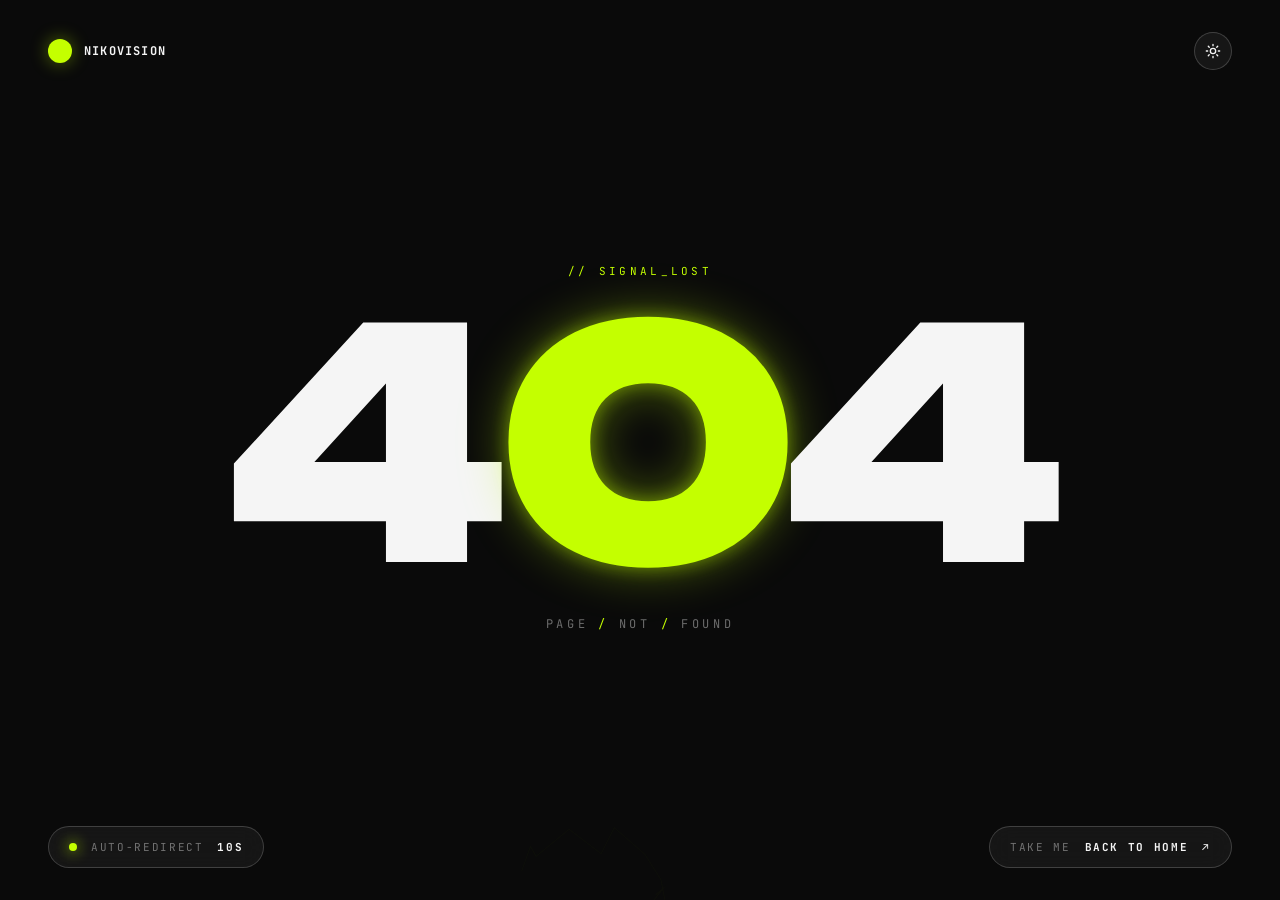
<file: 404_new.html>
<!DOCTYPE html>
<html lang="en" class="dark">
<head>
  <meta charset="UTF-8" />
  <meta name="viewport" content="width=device-width, initial-scale=1.0" />
  <title>404 — Signal lost · NikoVisioN</title>
  <link rel="icon" type="image/png" href="./Logo/Logo_Channel.png" />
  <meta name="description" content="404 — Page not found on NikoVisioN portfolio." />
  <link rel="preconnect" href="https://fonts.googleapis.com" />
  <link rel="preconnect" href="https://fonts.gstatic.com" crossorigin />
  <link href="https://fonts.googleapis.com/css2?family=Unbounded:wght@300;400;700;900&family=JetBrains+Mono:wght@400;500;700&display=swap" rel="stylesheet" />
  <link rel="stylesheet" href="styles.css" />
  <link rel="stylesheet" href="header.css" />

  <style>
    /* 404 */
    body {
      min-height: 100vh;
      display: flex;
    }

    .err-page {
      flex: 1;
      display: grid;
      grid-template-rows: auto 1fr auto;
      padding: 32px var(--gutter);
      max-width: var(--container);
      width: 100%;
      margin: 0 auto;
      gap: 32px;
      position: relative;
      z-index: 1;
    }

    .err-top {
      display: flex;
      justify-content: space-between;
      align-items: center;
    }

    .err-center {
      display: flex;
      flex-direction: column;
      align-items: center;
      justify-content: center;
      padding: 20px 0;
      min-width: 0;
      max-width: 100%;
    }

    .err-eyebrow {
      font-family: var(--font-mono);
      font-size: 11px;
      letter-spacing: 0.3em;
      text-transform: uppercase;
      color: var(--accent);
      margin-bottom: 28px;
      opacity: 0;
      animation: errFade 0.8s ease 0.2s forwards;
    }

    .err-code-wrap {
      width: 100%;
      display: flex;
      justify-content: center;
      min-width: 0;
      max-width: 100%;
    }

    .err-code {
      font-family: var(--font-display);
      font-weight: 900;
      letter-spacing: -0.05em;
      line-height: 0.85;
      white-space: nowrap;
      display: inline-block;
      font-size: 200px;          /* fallback; JS sets real size */
      color: var(--fg);
      min-width: 0;
      max-width: 100%;
    }
    .err-code .digit {
      display: inline-block;
      opacity: 0;
      transform: translateY(60px);
    }
    .err-code .digit.in {
      animation: digitIn 0.9s var(--ease-spring) forwards;
    }
    .err-code .accent {
      color: var(--accent);
      text-shadow:
        0 0 18px var(--accent-glow),
        0 0 50px var(--accent-glow);
    }
    /* Glitch for 0 */
    .err-code .accent.glitch.in {
      animation:
        digitIn 0.9s var(--ease-spring) forwards,
        glitch 6s steps(1) 2s infinite;
    }

    @keyframes digitIn { to { opacity: 1; transform: translateY(0); } }
    @keyframes errFade { to { opacity: 1; } }

    /* Subtle glitch */
    @keyframes glitch {
      0%, 92%, 100% { transform: translate(0, 0); filter: none; }
      93% { transform: translate(-3px, 1px); filter: hue-rotate(90deg); }
      94% { transform: translate(3px, -1px); filter: none; }
      95% { transform: translate(-1px, -2px); filter: hue-rotate(-45deg); }
      96% { transform: translate(2px, 1px); filter: none; }
    }

    .err-tagline {
      margin-top: 36px;
      font-family: var(--font-mono);
      font-size: 12px;
      letter-spacing: 0.3em;
      text-transform: uppercase;
      color: var(--muted);
      text-align: center;
      opacity: 0;
      animation: errFade 0.9s ease 1.4s forwards;
    }
    .err-tagline .sep { color: var(--accent); margin: 0 10px; }

    .err-bottom {
      display: flex;
      justify-content: space-between;
      align-items: flex-end;
      gap: 24px;
      flex-wrap: wrap;
      opacity: 0;
      animation: errFade 0.9s ease 1.6s forwards;
    }

    .err-arrow {
      display: inline-block;
      transition: transform 0.4s var(--ease-spring);
    }
    .err-bottom .chip:hover .err-arrow { transform: translate(4px, -4px); }

    @media (max-width: 640px) {
      .err-page { padding: 20px; }
      .err-bottom { flex-direction: column; align-items: center; }
    }
  </style>
</head>

<body>
  <canvas id="discharge-canvas" aria-hidden="true"></canvas>

  <div class="err-page">
    <!-- TOP: switch theme -->
    <div class="err-top">
      <a href="index.html" class="brand">
        <div class="brand-mark"></div>
        <span class="brand-text">NikoVisioN</span>
      </a>
      <button class="theme-toggle" id="themeToggle" aria-label="Toggle theme">
        <svg class="icon-moon" width="16" height="16" viewBox="0 0 24 24" fill="none" stroke="currentColor" stroke-width="2" stroke-linecap="round" stroke-linejoin="round">
          <path d="M21 12.79A9 9 0 1 1 11.21 3 7 7 0 0 0 21 12.79z" />
        </svg>
        <svg class="icon-sun" width="16" height="16" viewBox="0 0 24 24" fill="none" stroke="currentColor" stroke-width="2" stroke-linecap="round" stroke-linejoin="round">
          <circle cx="12" cy="12" r="4" />
          <path d="M12 2v2m0 16v2M4.93 4.93l1.41 1.41m11.32 11.32l1.41 1.41M2 12h2m16 0h2M4.93 19.07l1.41-1.41M17.66 6.34l1.41-1.41" />
        </svg>
      </button>
    </div>

    <!-- CENTER: 404 -->
    <div class="err-center">
      <span class="err-eyebrow">// SIGNAL_LOST</span>
      <div class="err-code-wrap">
        <h1 class="err-code" id="errCode" aria-label="404"><span class="digit">4</span><span class="digit accent glitch">0</span><span class="digit">4</span></h1>
      </div>
      <p class="err-tagline">Page<span class="sep">/</span>Not<span class="sep">/</span>Found</p>
    </div>

    <!-- BOTTOM: return -->
    <div class="err-bottom">
      <span class="chip" style="cursor: default;">
        <span class="chip-dot"></span>
        <span class="chip-label">Auto-redirect</span>
        <span class="chip-value" id="countdown">10s</span>
      </span>
      <a href="index.html" class="chip">
        <span class="chip-label">Take me</span>
        <span class="chip-value">Back to Home</span>
        <span class="err-arrow">↗</span>
      </a>
    </div>
  </div>

  <!-- Shared script: theme toggle and canvas will automatically pick up their elements.
       The absence of #heroName and #footerTagline on this page is safe — all checks `if (!el)` are already in place. -->
  <script src="script.js"></script>

  <!-- 404-specific logic in IIFE, to avoid conflicts with constants from script.js -->
  <script>
    (function () {
      const root = document.documentElement;

      // === FIT-TEXT для 404 ===
      function fitText(el, opts = {}) {
        if (!el) return;
        const cssRoot = getComputedStyle(document.documentElement);
        const gutter = parseFloat(cssRoot.getPropertyValue('--gutter')) || 48;
        const containerMax = parseFloat(cssRoot.getPropertyValue('--container')) || 1440;
        const innerWidth = Math.min(document.documentElement.clientWidth, containerMax) - gutter * 2;
        if (innerWidth <= 0) return;

        const ref = 200;
        el.style.fontSize = ref + 'px';
        const textWidth = el.scrollWidth;
        if (textWidth === 0) return;

        const { padding = 0.7, maxVh = 0.55 } = opts;
        let size = (innerWidth * padding) / textWidth * ref;
        size = Math.min(size, window.innerHeight * maxVh);
        el.style.fontSize = size + 'px';
      }

      const errCode = document.getElementById('errCode');
      function fitAll() { fitText(errCode, { padding: 0.7, maxVh: 0.55 }); }
      fitAll();
      if (document.fonts && document.fonts.ready) document.fonts.ready.then(fitAll);

      let resizeTimer;
      window.addEventListener('resize', () => {
        clearTimeout(resizeTimer);
        resizeTimer = setTimeout(fitAll, 100);
      });

      // STAGGERED появление цифр
      document.querySelectorAll('.err-code .digit').forEach((d, i) => {
        d.style.animationDelay = `${i * 150}ms`;
        requestAnimationFrame(() => d.classList.add('in'));
      });

      // Redirect countdown
      let seconds = 10;
      const countdownEl = document.getElementById('countdown');
      const tick = setInterval(() => {
        seconds--;
        if (countdownEl) countdownEl.textContent = seconds + 's';
        if (seconds <= 0) {
          clearInterval(tick);
          window.location.href = 'index.html';
        }
      }, 1000);
    })();
  </script>
</body>
</html>
</file>
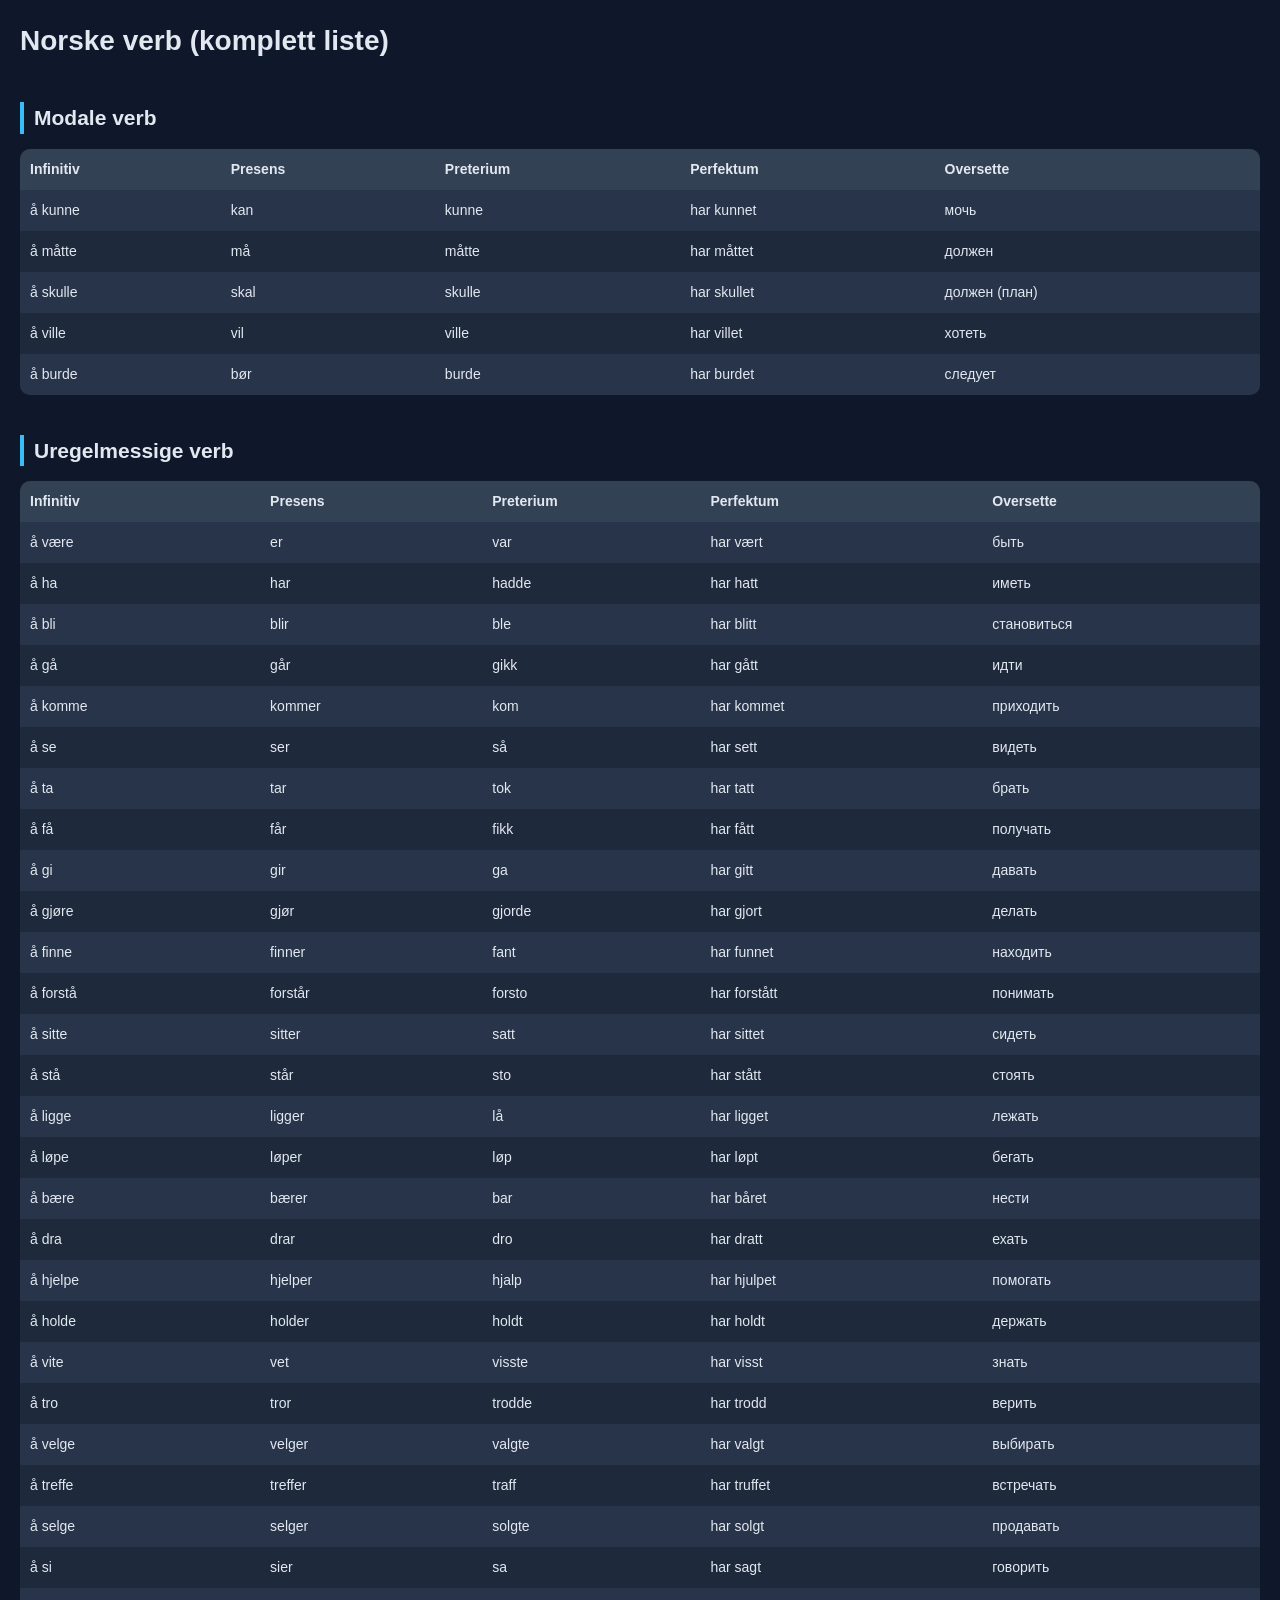
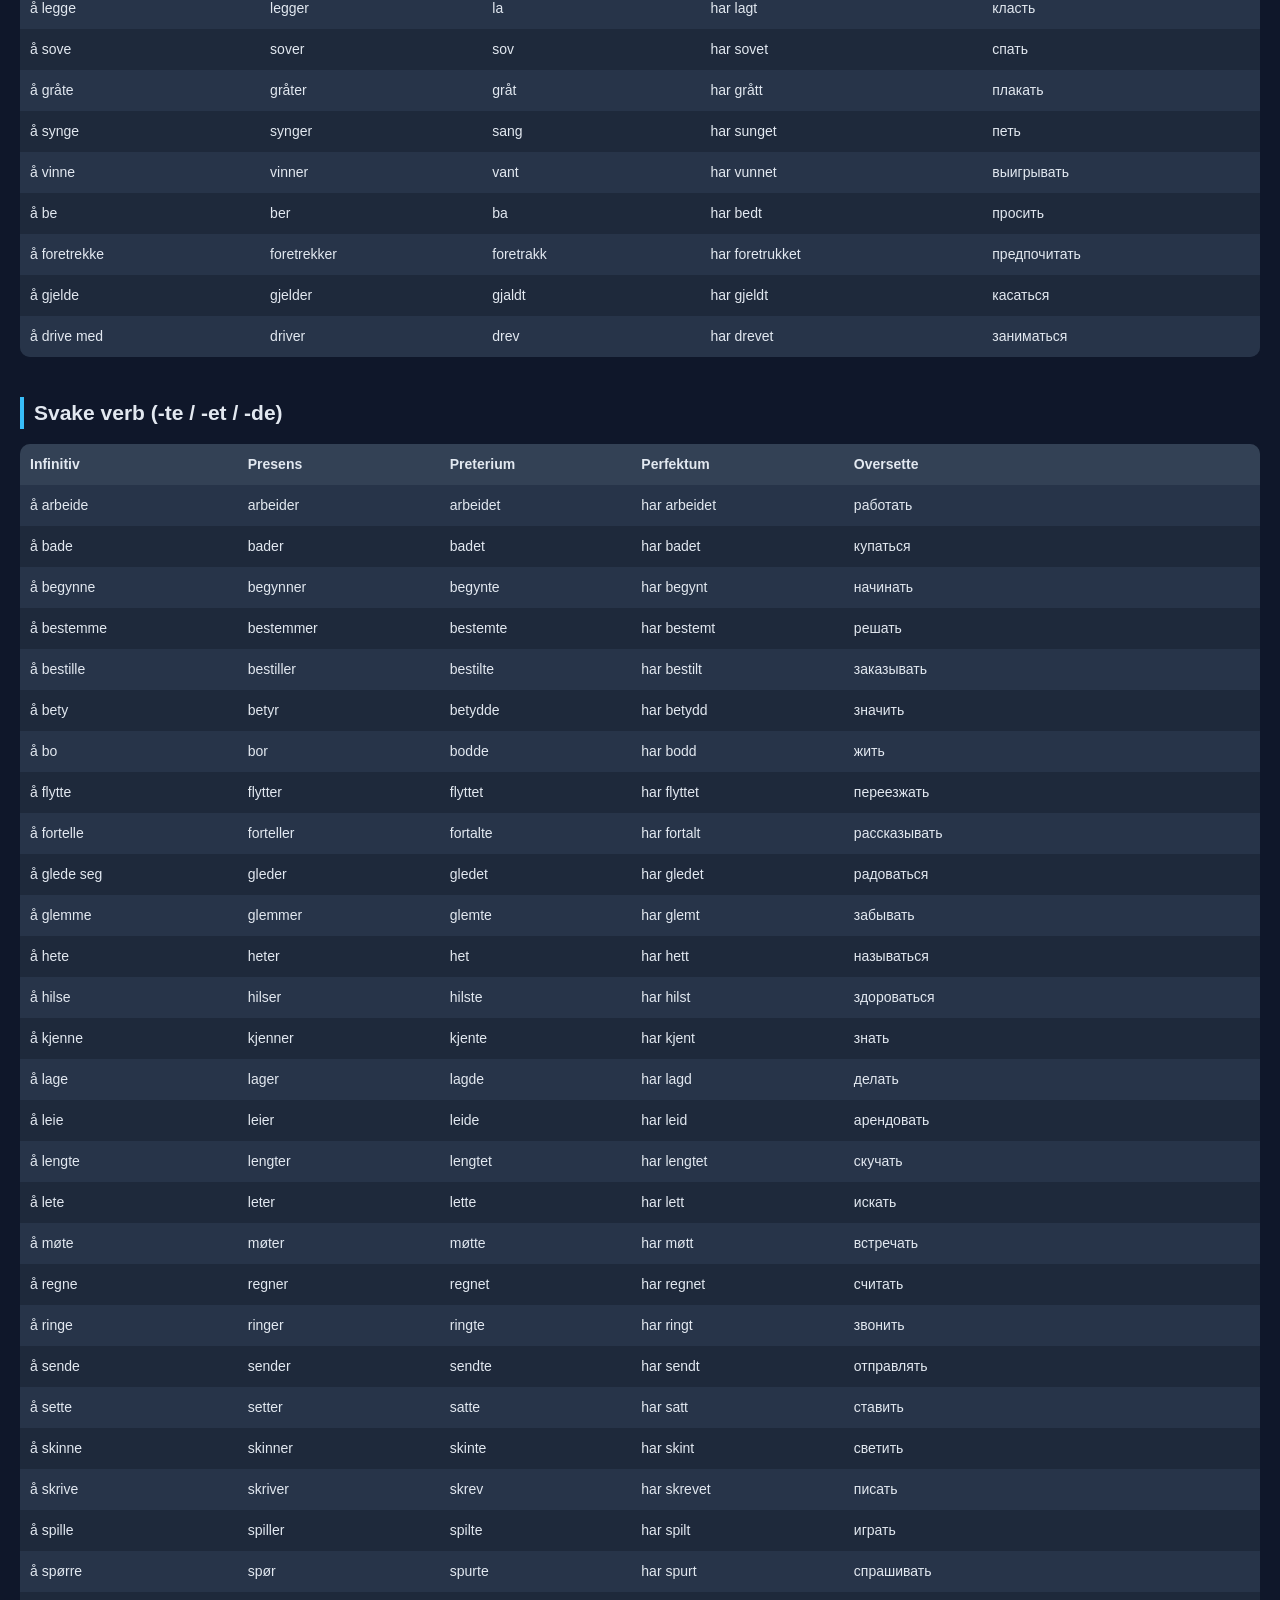
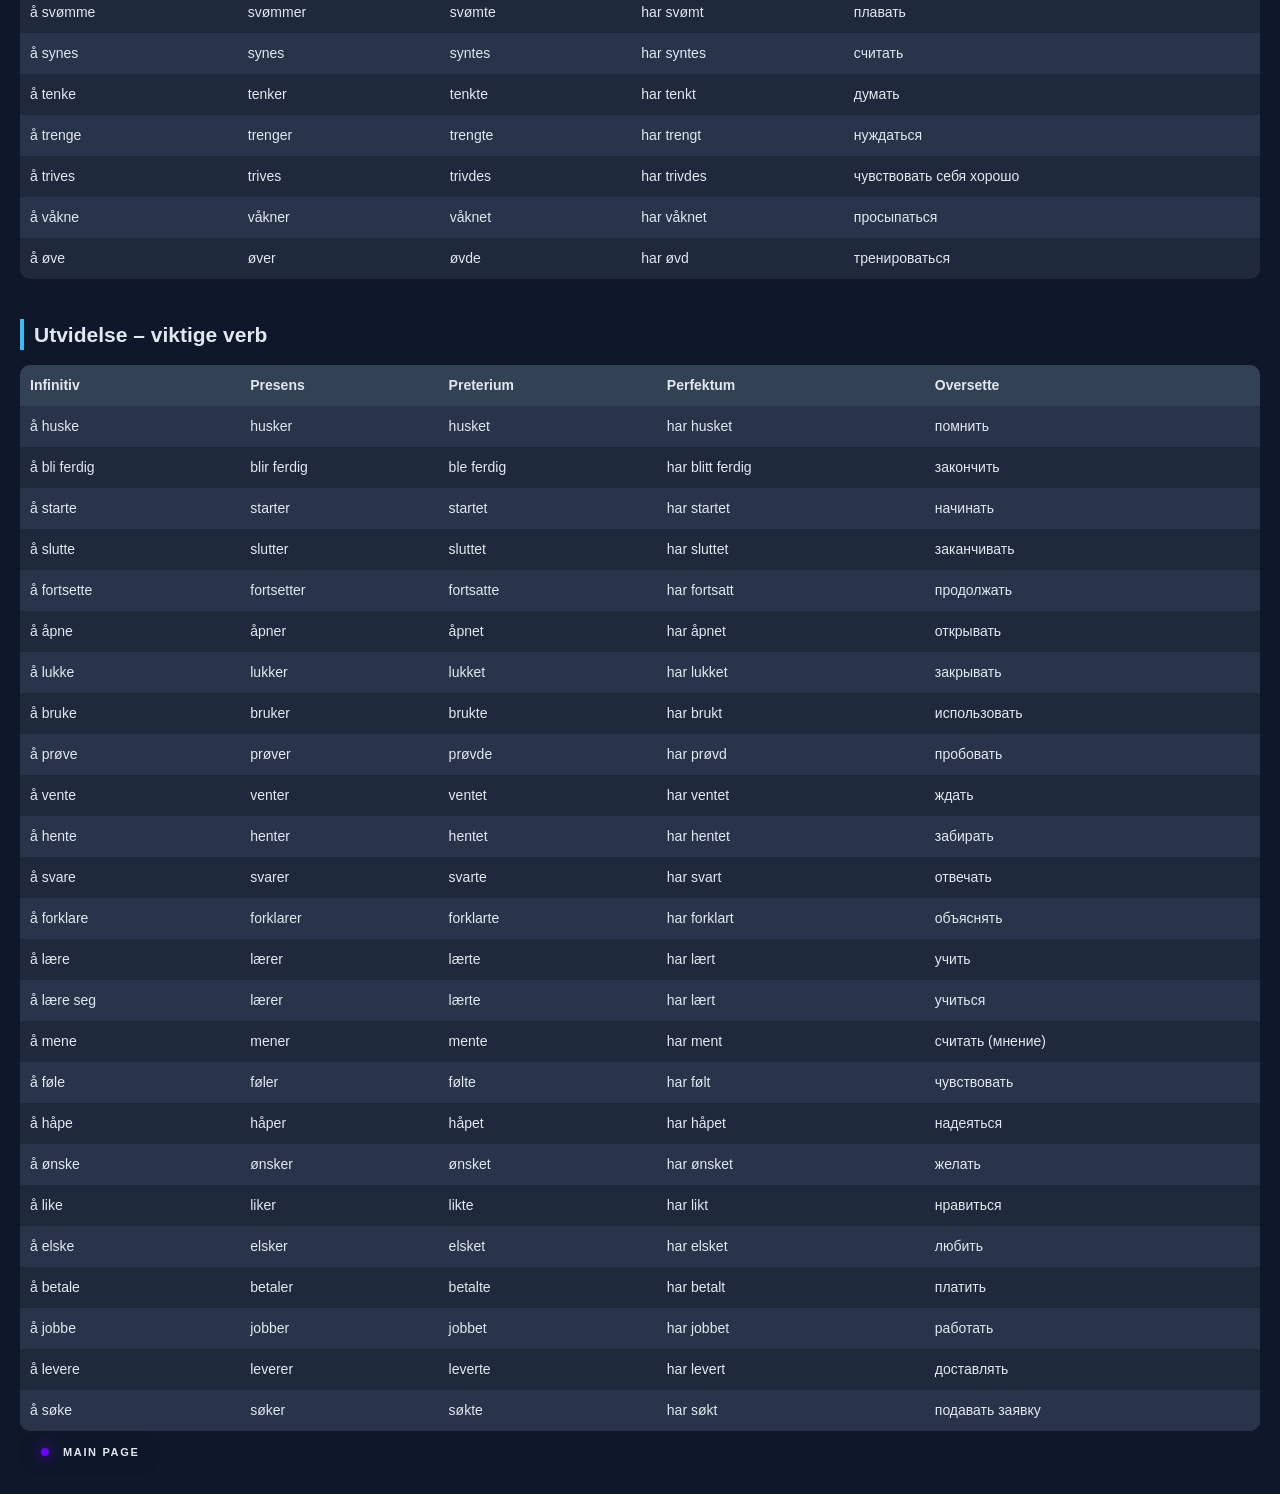
<file: norsk.html>
<!DOCTYPE html>
<html lang="en">
<head>
        <link rel="stylesheet" type="text/css" href="styles.css"/>
        <link rel="stylesheet" type="text/css" href="buttons.css"/>
        <link rel="stylesheet" type="text/css" href="anim-buttons-sm.css"/>

<meta charset="UTF-8">
<meta name="viewport" content="width=device-width, initial-scale=1.0">
<title>Norwegian Verbs</title>
<style>



body {
  font-family: Arial, sans-serif;
  background: #0f172a;
  color: #e2e8f0;
  padding: 20px;
}

h2 {
  margin-top: 40px;
  border-left: 4px solid #38bdf8;
  padding-left: 10px;
}

table {
  width: 100%;
  border-collapse: collapse;
  margin-top: 15px;
  background: #1e293b;
  border-radius: 10px;
  overflow: hidden;
}

th, td {
  padding: 10px;
  text-align: left;
}

th {
  background: #334155;
}

tr:nth-child(even) {
  background: #273449;
}

tr:hover {
  background: #334155;
}

</style>
</head>
<body>

<h1>Norske verb (komplett liste)</h1>

<h2>Modale verb</h2>
<table>
<tr><th>Infinitiv</th><th>Presens</th><th>Preterium</th><th>Perfektum</th><th>Oversette</th></tr>
<tr><td>å kunne</td><td>kan</td><td>kunne</td><td>har kunnet</td><td class="oversette">мочь</td></tr>
<tr><td>å måtte</td><td>må</td><td>måtte</td><td>har måttet</td><td class="oversette">должен</td></tr>
<tr><td>å skulle</td><td>skal</td><td>skulle</td><td>har skullet</td><td class="oversette">должен (план)</td></tr>
<tr><td>å ville</td><td>vil</td><td>ville</td><td>har villet</td><td class="oversette">хотеть</td></tr>
<tr><td>å burde</td><td>bør</td><td>burde</td><td>har burdet</td><td class="oversette">следует</td></tr>
</table>

<h2>Uregelmessige verb</h2>
<table>
<tr><th>Infinitiv</th><th>Presens</th><th>Preterium</th><th>Perfektum</th><th>Oversette</th></tr>
<tr><td>å være</td><td>er</td><td class="ir">var</td><td>har vært</td><td class="oversette">быть</td></tr>
<tr><td>å ha</td><td>har</td><td>hadde</td><td>har hatt</td><td class="oversette">иметь</td></tr>
<tr><td>å bli</td><td>blir</td><td class="ir">ble</td><td>har blitt</td><td class="oversette">становиться</td></tr>
<tr><td>å gå</td><td>går</td><td class="ir">gikk</td><td>har gått</td><td class="oversette">идти</td></tr>
<tr><td>å komme</td><td>kommer</td><td class="ir">kom</td><td>har kommet</td><td class="oversette">приходить</td></tr>
<tr><td>å se</td><td>ser</td><td class="ir">så</td><td>har sett</td><td class="oversette">видеть</td></tr>
<tr><td>å ta</td><td>tar</td><td class="ir">tok</td><td>har tatt</td><td class="oversette">брать</td></tr>
<tr><td>å få</td><td>får</td><td class="ir">fikk</td><td>har fått</td><td class="oversette">получать</td></tr>
<tr><td>å gi</td><td>gir</td><td class="ir">ga</td><td>har gitt</td><td class="oversette">давать</td></tr>
<tr><td>å gjøre</td><td>gjør</td><td class="ir">gjorde</td><td>har gjort</td><td class="oversette">делать</td></tr>
<tr><td>å finne</td><td>finner</td><td class="ir">fant</td><td>har funnet</td><td class="oversette">находить</td></tr>
<tr><td>å forstå</td><td>forstår</td><td class="ir">forsto</td><td>har forstått</td><td class="oversette">понимать</td></tr>
<tr><td>å sitte</td><td>sitter</td><td class="ir">satt</td><td>har sittet</td><td class="oversette">сидеть</td></tr>
<tr><td>å stå</td><td>står</td><td class="ir">sto</td><td>har stått</td><td class="oversette">стоять</td></tr>
<tr><td>å ligge</td><td>ligger</td><td class="ir">lå</td><td>har ligget</td><td class="oversette">лежать</td></tr>
<tr><td>å løpe</td><td>løper</td><td class="ir">løp</td><td>har løpt</td><td class="oversette">бегать</td></tr>
<tr><td>å bære</td><td>bærer</td><td class="ir">bar</td><td>har båret</td><td class="oversette">нести</td></tr>
<tr><td>å dra</td><td>drar</td><td class="ir">dro</td><td>har dratt</td><td class="oversette">ехать</td></tr>
<tr><td>å hjelpe</td><td>hjelper</td><td class="ir">hjalp</td><td>har hjulpet</td><td class="oversette">помогать</td></tr>
<tr><td>å holde</td><td>holder</td><td class="ir">holdt</td><td>har holdt</td><td class="oversette">держать</td></tr>
<tr><td>å vite</td><td>vet</td><td class="ir">visste</td><td>har visst</td><td class="oversette">знать</td></tr>
<tr><td>å tro</td><td>tror</td><td>trodde</td><td>har trodd</td><td class="oversette">верить</td></tr>
<tr><td>å velge</td><td>velger</td><td class="ir">valgte</td><td>har valgt</td><td class="oversette">выбирать</td></tr>
<tr><td>å treffe</td><td>treffer</td><td class="ir">traff</td><td>har truffet</td><td class="oversette">встречать</td></tr>
<tr><td>å selge</td><td>selger</td><td class="ir">solgte</td><td>har solgt</td><td class="oversette">продавать</td></tr>
<tr><td>å si</td><td>sier</td><td class="ir">sa</td><td>har sagt</td><td class="oversette">говорить</td></tr>
<tr><td>å legge</td><td>legger</td><td class="ir">la</td><td>har lagt</td><td class="oversette">класть</td></tr>
<tr><td>å sove</td><td>sover</td><td class="ir">sov</td><td>har sovet</td><td class="oversette">спать</td></tr>
<tr><td>å gråte</td><td>gråter</td><td class="ir">gråt</td><td>har grått</td><td class="oversette">плакать</td></tr>
<tr><td>å synge</td><td>synger</td><td class="ir">sang</td><td>har sunget</td><td class="oversette">петь</td></tr>
<tr><td>å vinne</td><td>vinner</td><td class="ir">vant</td><td>har vunnet</td><td class="oversette">выигрывать</td></tr>
<tr><td>å be</td><td>ber</td><td class="ir">ba</td><td>har bedt</td><td class="oversette">просить</td></tr>
<tr><td>å foretrekke</td><td>foretrekker</td><td class="ir">foretrakk</td><td>har foretrukket</td><td class="oversette">предпочитать</td></tr>
<tr><td>å gjelde</td><td>gjelder</td><td class="ir">gjaldt</td><td>har gjeldt</td><td class="oversette">касаться</td></tr>
<tr><td>å drive med</td><td>driver</td><td class="ir">drev</td><td>har drevet</td><td class="oversette">заниматься</td></tr>
</table>

<h2>Svake verb (-te / -et / -de)</h2>
<table>
<tr><th>Infinitiv</th><th>Presens</th><th>Preterium</th><th>Perfektum</th><th>Oversette</th></tr>
<tr><td>å arbeide</td><td>arbeider</td><td class="et">arbeidet</td><td>har arbeidet</td><td class="oversette">работать</td></tr>
<tr><td>å bade</td><td>bader</td><td class="et">badet</td><td>har badet</td><td class="oversette">купаться</td></tr>
<tr><td>å begynne</td><td>begynner</td><td class="te">begynte</td><td>har begynt</td><td class="oversette">начинать</td></tr>
<tr><td>å bestemme</td><td>bestemmer</td><td class="te">bestemte</td><td>har bestemt</td><td class="oversette">решать</td></tr>
<tr><td>å bestille</td><td>bestiller</td><td class="te">bestilte</td><td>har bestilt</td><td class="oversette">заказывать</td></tr>
<tr><td>å bety</td><td>betyr</td><td class="de">betydde</td><td>har betydd</td><td class="oversette">значить</td></tr>
<tr><td>å bo</td><td>bor</td><td class="de">bodde</td><td>har bodd</td><td class="oversette">жить</td></tr>
<tr><td>å flytte</td><td>flytter</td><td class="et">flyttet</td><td>har flyttet</td><td class="oversette">переезжать</td></tr>
<tr><td>å fortelle</td><td>forteller</td><td class="te">fortalte</td><td>har fortalt</td><td class="oversette">рассказывать</td></tr>
<tr><td>å glede seg</td><td>gleder</td><td class="et">gledet</td><td>har gledet</td><td class="oversette">радоваться</td></tr>
<tr><td>å glemme</td><td>glemmer</td><td class="te">glemte</td><td>har glemt</td><td class="oversette">забывать</td></tr>
<tr><td>å hete</td><td>heter</td><td class="ir">het</td><td>har hett</td><td class="oversette">называться</td></tr>
<tr><td>å hilse</td><td>hilser</td><td class="te">hilste</td><td>har hilst</td><td class="oversette">здороваться</td></tr>
<tr><td>å kjenne</td><td>kjenner</td><td class="te">kjente</td><td>har kjent</td><td class="oversette">знать</td></tr>
<tr><td>å lage</td><td>lager</td><td class="de">lagde</td><td>har lagd</td><td class="oversette">делать</td></tr>
<tr><td>å leie</td><td>leier</td><td class="de">leide</td><td>har leid</td><td class="oversette">арендовать</td></tr>
<tr><td>å lengte</td><td>lengter</td><td class="et">lengtet</td><td>har lengtet</td><td class="oversette">скучать</td></tr>
<tr><td>å lete</td><td>leter</td><td class="te">lette</td><td>har lett</td><td class="oversette">искать</td></tr>
<tr><td>å møte</td><td>møter</td><td class="te">møtte</td><td>har møtt</td><td class="oversette">встречать</td></tr>
<tr><td>å regne</td><td>regner</td><td class="et">regnet</td><td>har regnet</td><td class="oversette">считать</td></tr>
<tr><td>å ringe</td><td>ringer</td><td class="te">ringte</td><td>har ringt</td><td class="oversette">звонить</td></tr>
<tr><td>å sende</td><td>sender</td><td class="te">sendte</td><td>har sendt</td><td class="oversette">отправлять</td></tr>
<tr><td>å sette</td><td>setter</td><td class="te">satte</td><td>har satt</td><td class="oversette">ставить</td></tr>
<tr><td>å skinne</td><td>skinner</td><td class="te">skinte</td><td>har skint</td><td class="oversette">светить</td></tr>
<tr><td>å skrive</td><td>skriver</td><td class="ir">skrev</td><td>har skrevet</td><td class="oversette">писать</td></tr>
<tr><td>å spille</td><td>spiller</td><td class="te">spilte</td><td>har spilt</td><td class="oversette">играть</td></tr>
<tr><td>å spørre</td><td>spør</td><td class="te">spurte</td><td>har spurt</td><td class="oversette">спрашивать</td></tr>
<tr><td>å svømme</td><td>svømmer</td><td class="te">svømte</td><td>har svømt</td><td class="oversette">плавать</td></tr>
<tr><td>å synes</td><td>synes</td><td class="te">syntes</td><td>har syntes</td><td class="oversette">считать</td></tr>
<tr><td>å tenke</td><td>tenker</td><td class="te">tenkte</td><td>har tenkt</td><td class="oversette">думать</td></tr>
<tr><td>å trenge</td><td>trenger</td><td class="te">trengte</td><td>har trengt</td><td class="oversette">нуждаться</td></tr>
<tr><td>å trives</td><td>trives</td><td class="te">trivdes</td><td>har trivdes</td><td class="oversette">чувствовать себя хорошо</td></tr>
<tr><td>å våkne</td><td>våkner</td><td class="et">våknet</td><td>har våknet</td><td class="oversette">просыпаться</td></tr>
<tr><td>å øve</td><td>øver</td><td class="de">øvde</td><td>har øvd</td><td class="oversette">тренироваться</td></tr>
</table>


<h2>Utvidelse – viktige verb</h2>
<table>
<tr><th>Infinitiv</th><th>Presens</th><th>Preterium</th><th>Perfektum</th><th>Oversette</th></tr>

<tr><td>å huske</td><td>husker</td><td class="et">husket</td><td>har husket</td><td class="oversette">помнить</td></tr>
<tr><td>å bli ferdig</td><td>blir ferdig</td><td class="ir">ble ferdig</td><td>har blitt ferdig</td><td class="oversette">закончить</td></tr>
<tr><td>å starte</td><td>starter</td><td class="et">startet</td><td>har startet</td><td class="oversette">начинать</td></tr>
<tr><td>å slutte</td><td>slutter</td><td class="et">sluttet</td><td>har sluttet</td><td class="oversette">заканчивать</td></tr>
<tr><td>å fortsette</td><td>fortsetter</td><td class="te">fortsatte</td><td>har fortsatt</td><td class="oversette">продолжать</td></tr>

<tr><td>å åpne</td><td>åpner</td><td class="et">åpnet</td><td>har åpnet</td><td class="oversette">открывать</td></tr>
<tr><td>å lukke</td><td>lukker</td><td class="et">lukket</td><td>har lukket</td><td class="oversette">закрывать</td></tr>
<tr><td>å bruke</td><td>bruker</td><td class="te">brukte</td><td>har brukt</td><td class="oversette">использовать</td></tr>
<tr><td>å prøve</td><td>prøver</td><td class="de">prøvde</td><td>har prøvd</td><td class="oversette">пробовать</td></tr>
<tr><td>å vente</td><td>venter</td><td class="et">ventet</td><td>har ventet</td><td class="oversette">ждать</td></tr>
<tr><td>å hente</td><td>henter</td><td class="et">hentet</td><td>har hentet</td><td class="oversette">забирать</td></tr>

<tr><td>å svare</td><td>svarer</td><td class="te">svarte</td><td>har svart</td><td class="oversette">отвечать</td></tr>
<tr><td>å forklare</td><td>forklarer</td><td class="te">forklarte</td><td>har forklart</td><td class="oversette">объяснять</td></tr>
<tr><td>å lære</td><td>lærer</td><td class="te">lærte</td><td>har lært</td><td class="oversette">учить</td></tr>
<tr><td>å lære seg</td><td>lærer</td><td class="te">lærte</td><td>har lært</td><td class="oversette">учиться</td></tr>
<tr><td>å mene</td><td>mener</td><td class="te">mente</td><td>har ment</td><td class="oversette">считать (мнение)</td></tr>

<tr><td>å føle</td><td>føler</td><td class="te">følte</td><td>har følt</td><td class="oversette">чувствовать</td></tr>
<tr><td>å håpe</td><td>håper</td><td class="et">håpet</td><td>har håpet</td><td class="oversette">надеяться</td></tr>
<tr><td>å ønske</td><td>ønsker</td><td class="et">ønsket</td><td>har ønsket</td><td class="oversette">желать</td></tr>
<tr><td>å like</td><td>liker</td><td class="te">likte</td><td>har likt</td><td class="oversette">нравиться</td></tr>
<tr><td>å elske</td><td>elsker</td><td class="et">elsket</td><td>har elsket</td><td class="oversette">любить</td></tr>

<tr><td>å betale</td><td>betaler</td><td class="te">betalte</td><td>har betalt</td><td class="oversette">платить</td></tr>
<tr><td>å jobbe</td><td>jobber</td><td class="et">jobbet</td><td>har jobbet</td><td class="oversette">работать</td></tr>
<tr><td>å levere</td><td>leverer</td><td class="te">leverte</td><td>har levert</td><td class="oversette">доставлять</td></tr>
<tr><td>å søke</td><td>søker</td><td class="te">søkte</td><td>har søkt</td><td class="oversette">подавать заявку</td></tr>

</table>


<div class="chip-container">
        <a href="index.html" class="chip">
          <span class="chip-dot"></span>
          <span class="chip-value">Main Page</span>
        </a>
      </div>


</body>
</html>
</file>
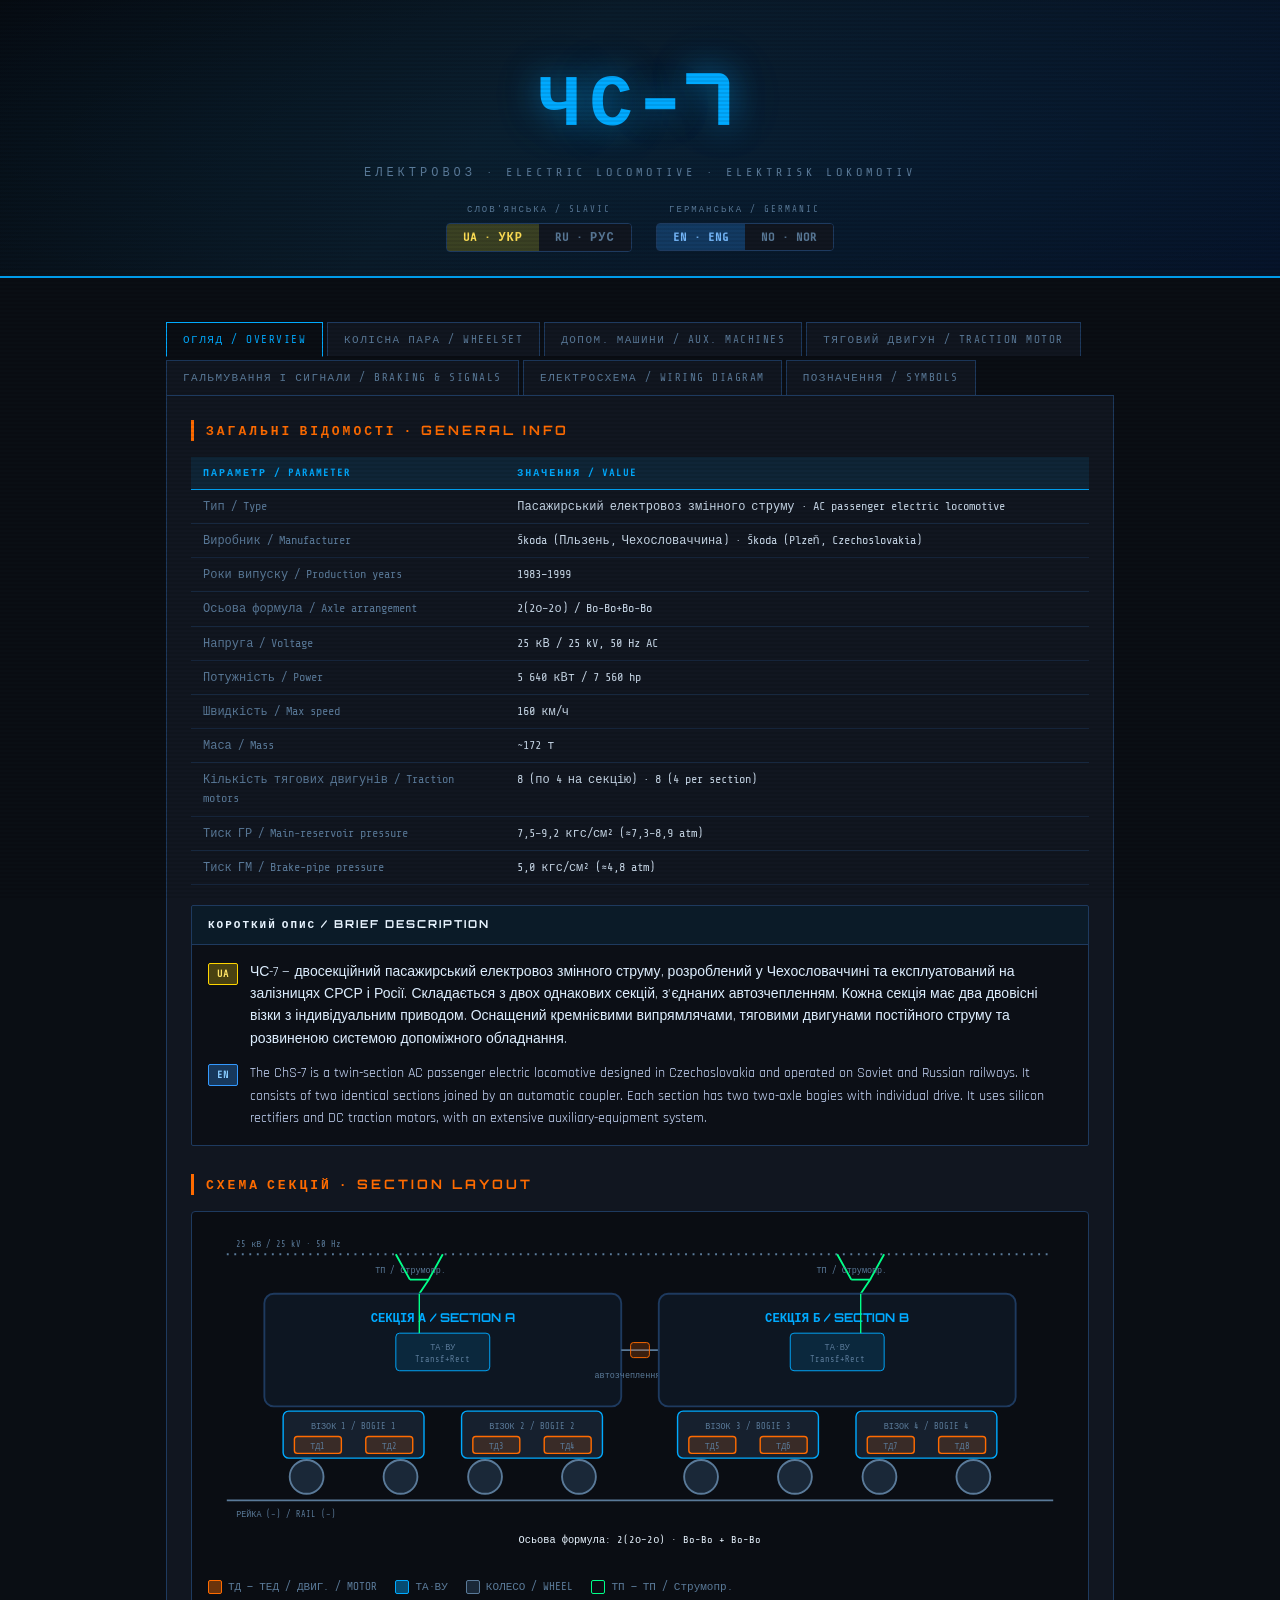
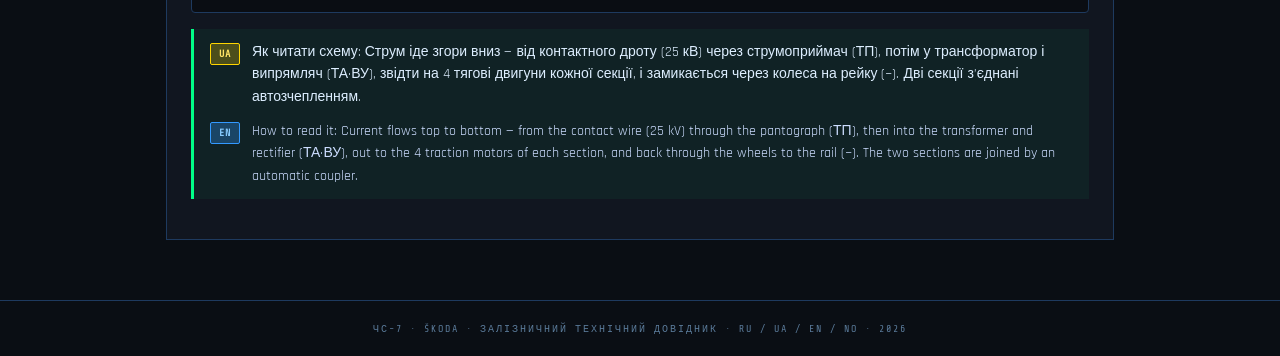
<file: DEV/dev_page.html>
<!DOCTYPE html>
<html lang="uk">

<head>
    <meta charset="UTF-8">
    <meta name="viewport" content="width=device-width, initial-scale=1.0">
    <title>ЧС-7 — Technical Reference</title>
    <link
        href="https://fonts.googleapis.com/css2?family=Share+Tech+Mono&family=Rajdhani:wght@400;600;700&family=Orbitron:wght@400;700;900&display=swap"
        rel="stylesheet">
    <link rel="stylesheet" href="dev_page.css">
</head>

<body>

    <div class="hero">
        <div class="loco-title">ЧС-7</div>
        <div class="loco-subtitle" id="subtitle"></div>

        <div class="lang-switcher">
            <div class="lang-group">
                <span class="lang-group-label" id="slavLabel"></span>
                <div class="lang-toggle">
                    <button class="lang-btn" data-group="slavic" data-lang="ua">UA · УКР</button>
                    <button class="lang-btn" data-group="slavic" data-lang="ru">RU · РУС</button>
                </div>
            </div>
            <div class="lang-group">
                <span class="lang-group-label" id="germLabel"></span>
                <div class="lang-toggle">
                    <button class="lang-btn" data-group="germanic" data-lang="en">EN · ENG</button>
                    <button class="lang-btn" data-group="germanic" data-lang="no">NO · NOR</button>
                </div>
            </div>
        </div>
    </div>

    <div class="container">
        <div class="nav-tabs">
            <div class="nav-tab active" data-tab="overview"></div>
            <div class="nav-tab" data-tab="wheelset"></div>
            <div class="nav-tab" data-tab="aux"></div>
            <div class="nav-tab" data-tab="motor"></div>
            <div class="nav-tab" data-tab="braking"></div>
            <div class="nav-tab" data-tab="schema"></div>
            <div class="nav-tab" data-tab="symbols"></div>
        </div>

        <div class="content-area" id="content"></div>
    </div>

    <div class="footer" id="footer"></div>

    <script src="dev_page.js"></script>
    <script src="dev_page_2.js"></script>
    <script src="dev_page_3.js"></script>
</body>

</html>
</file>
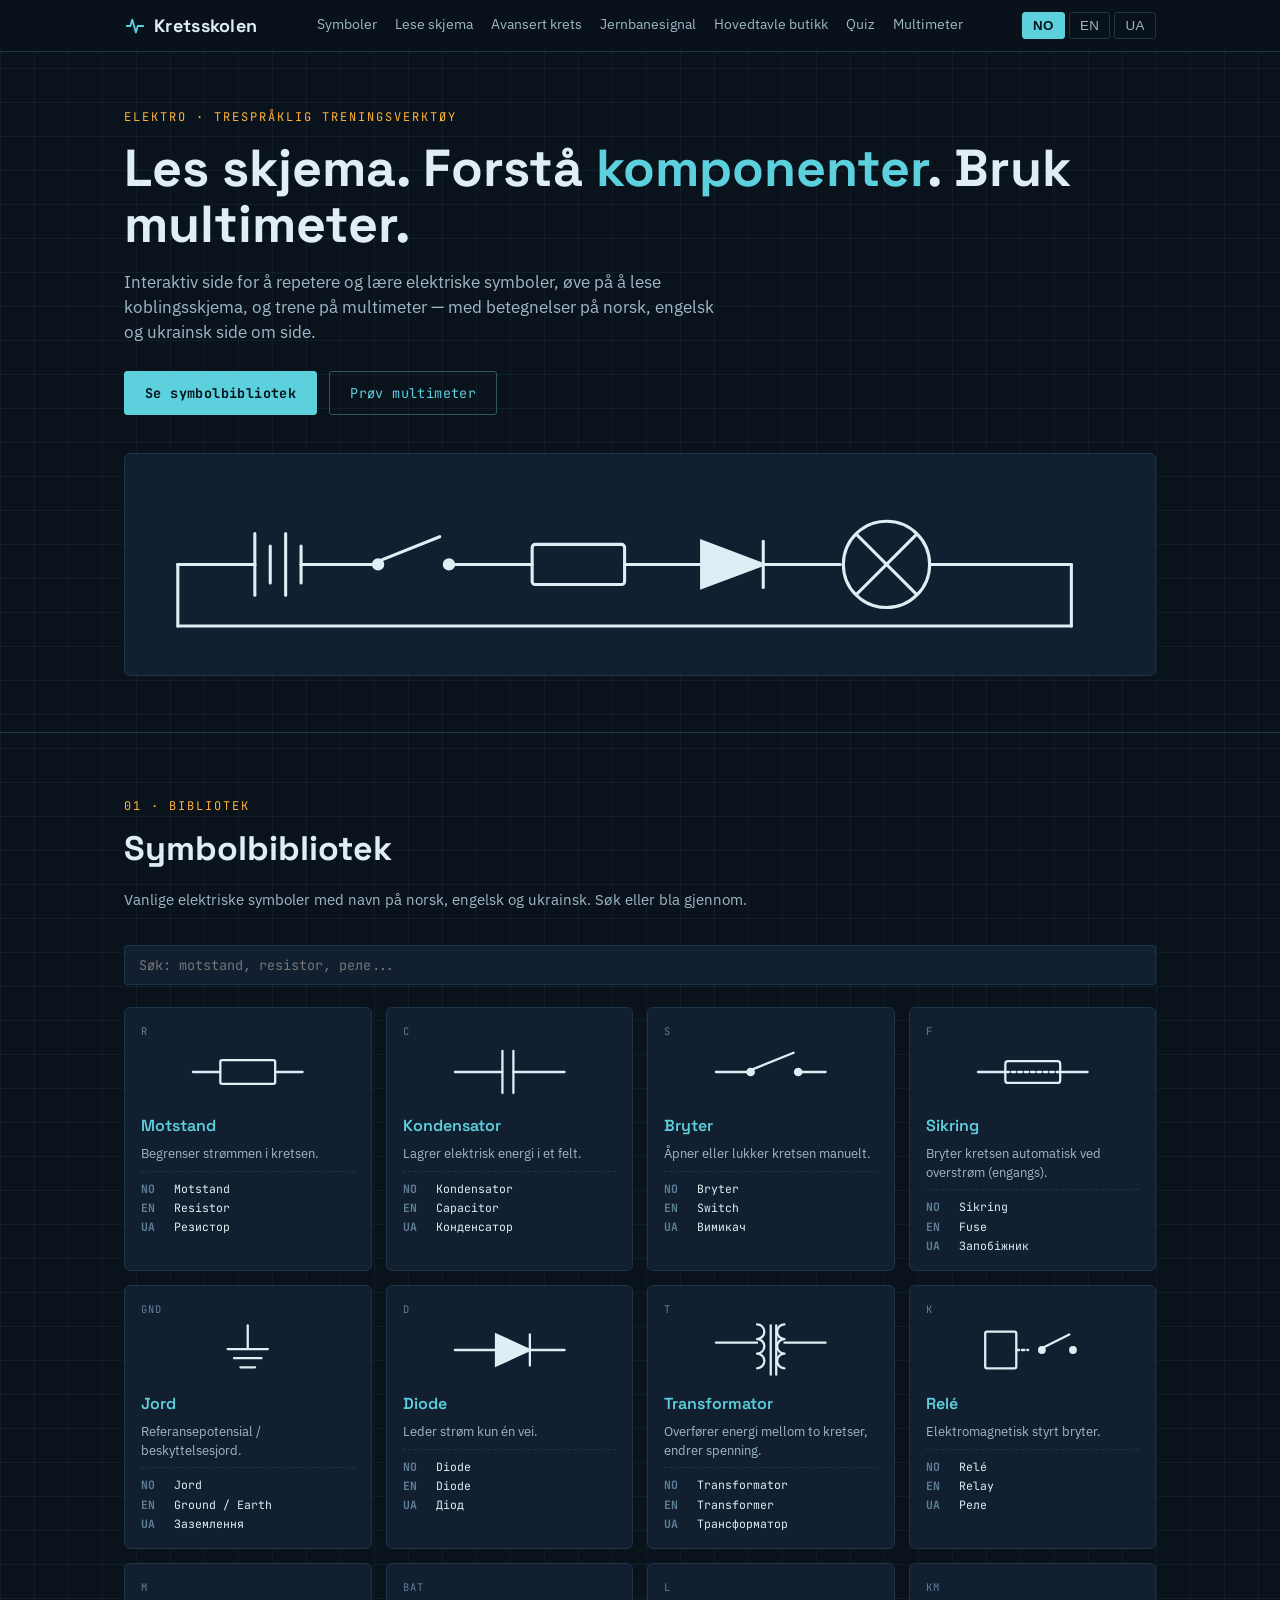
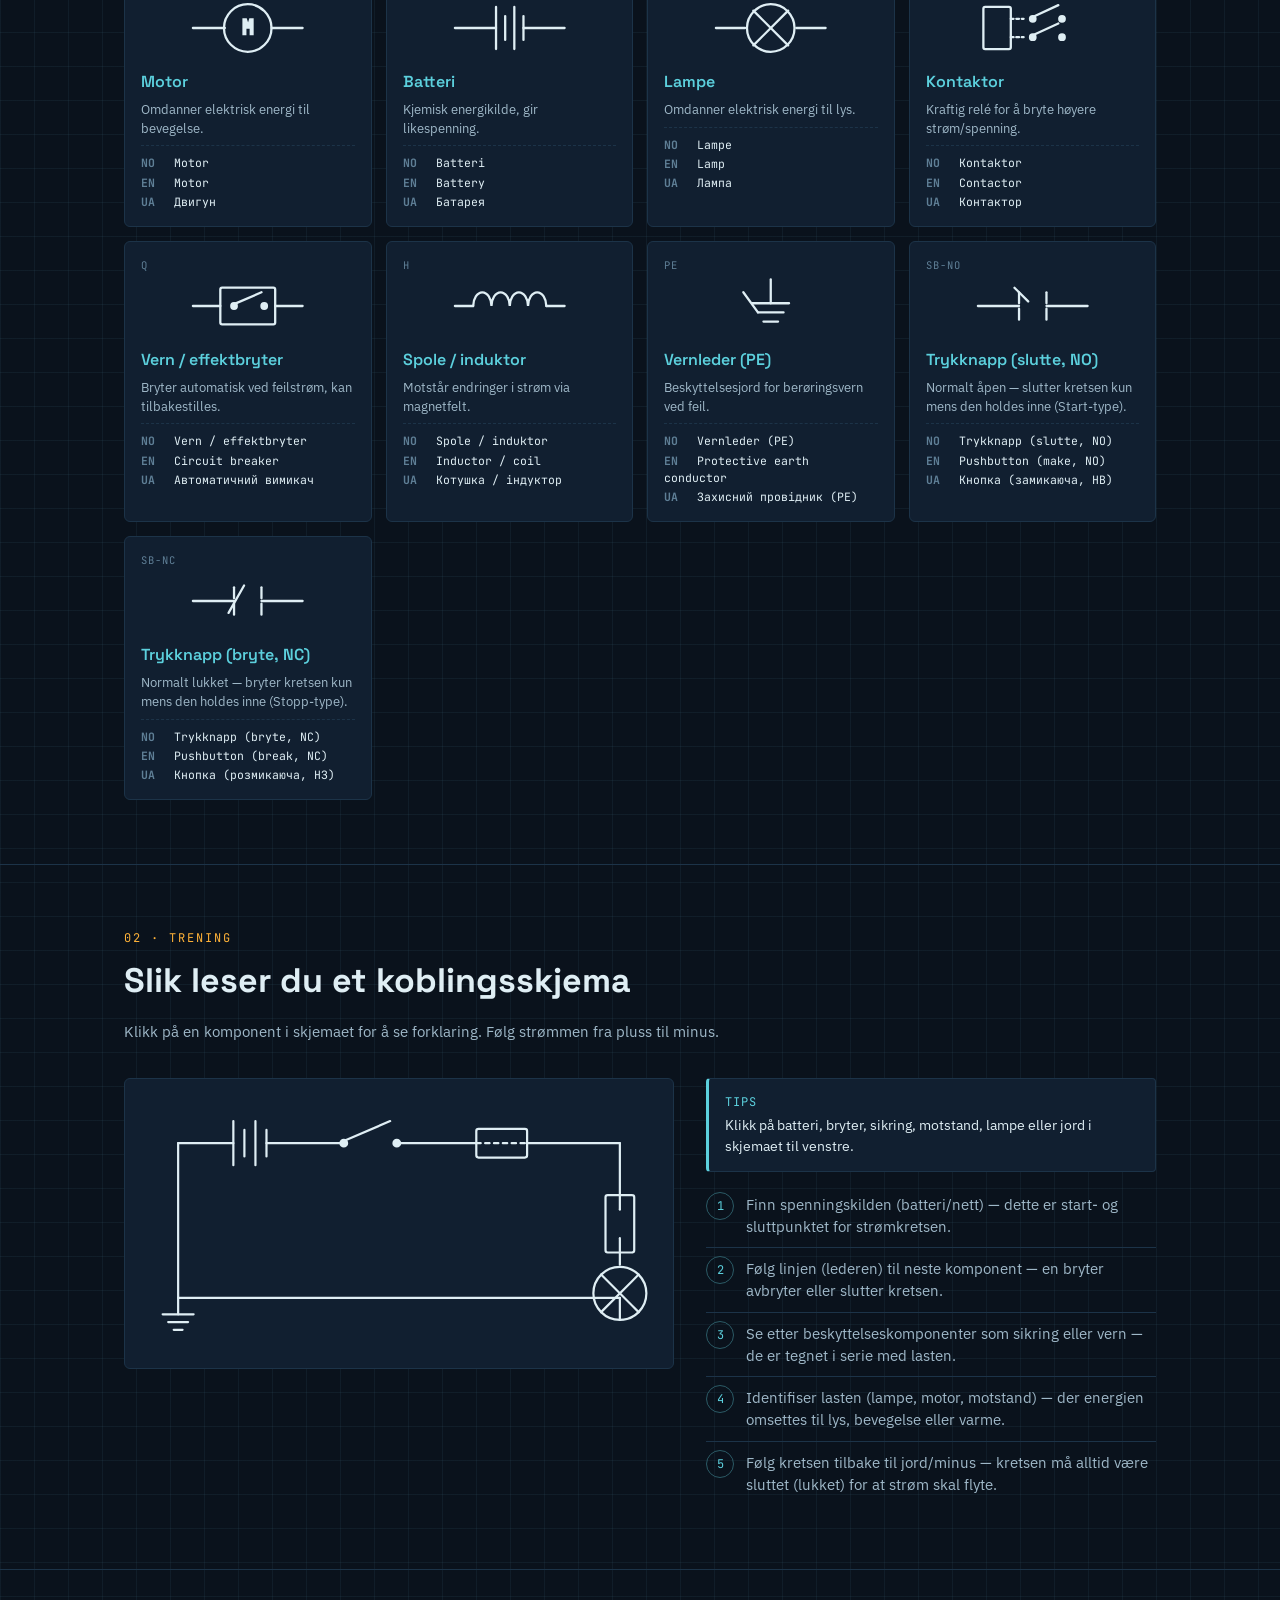
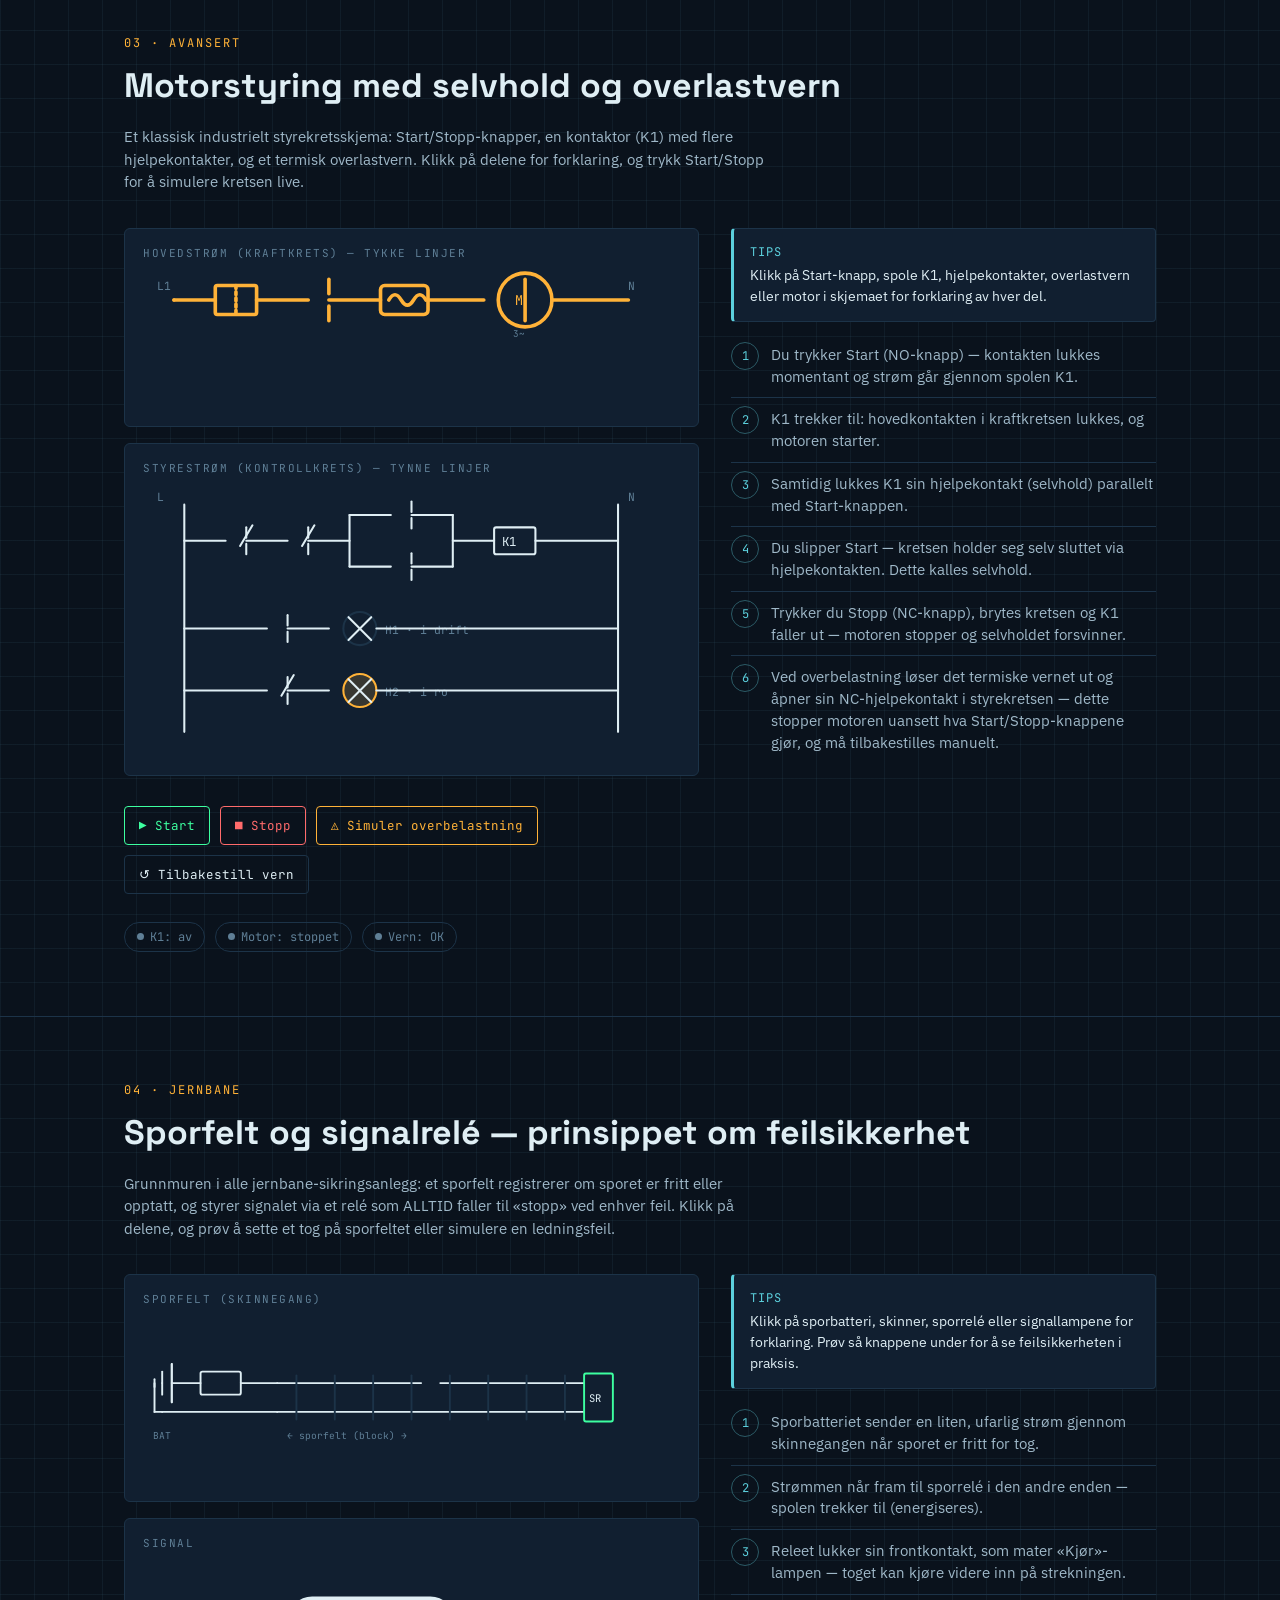
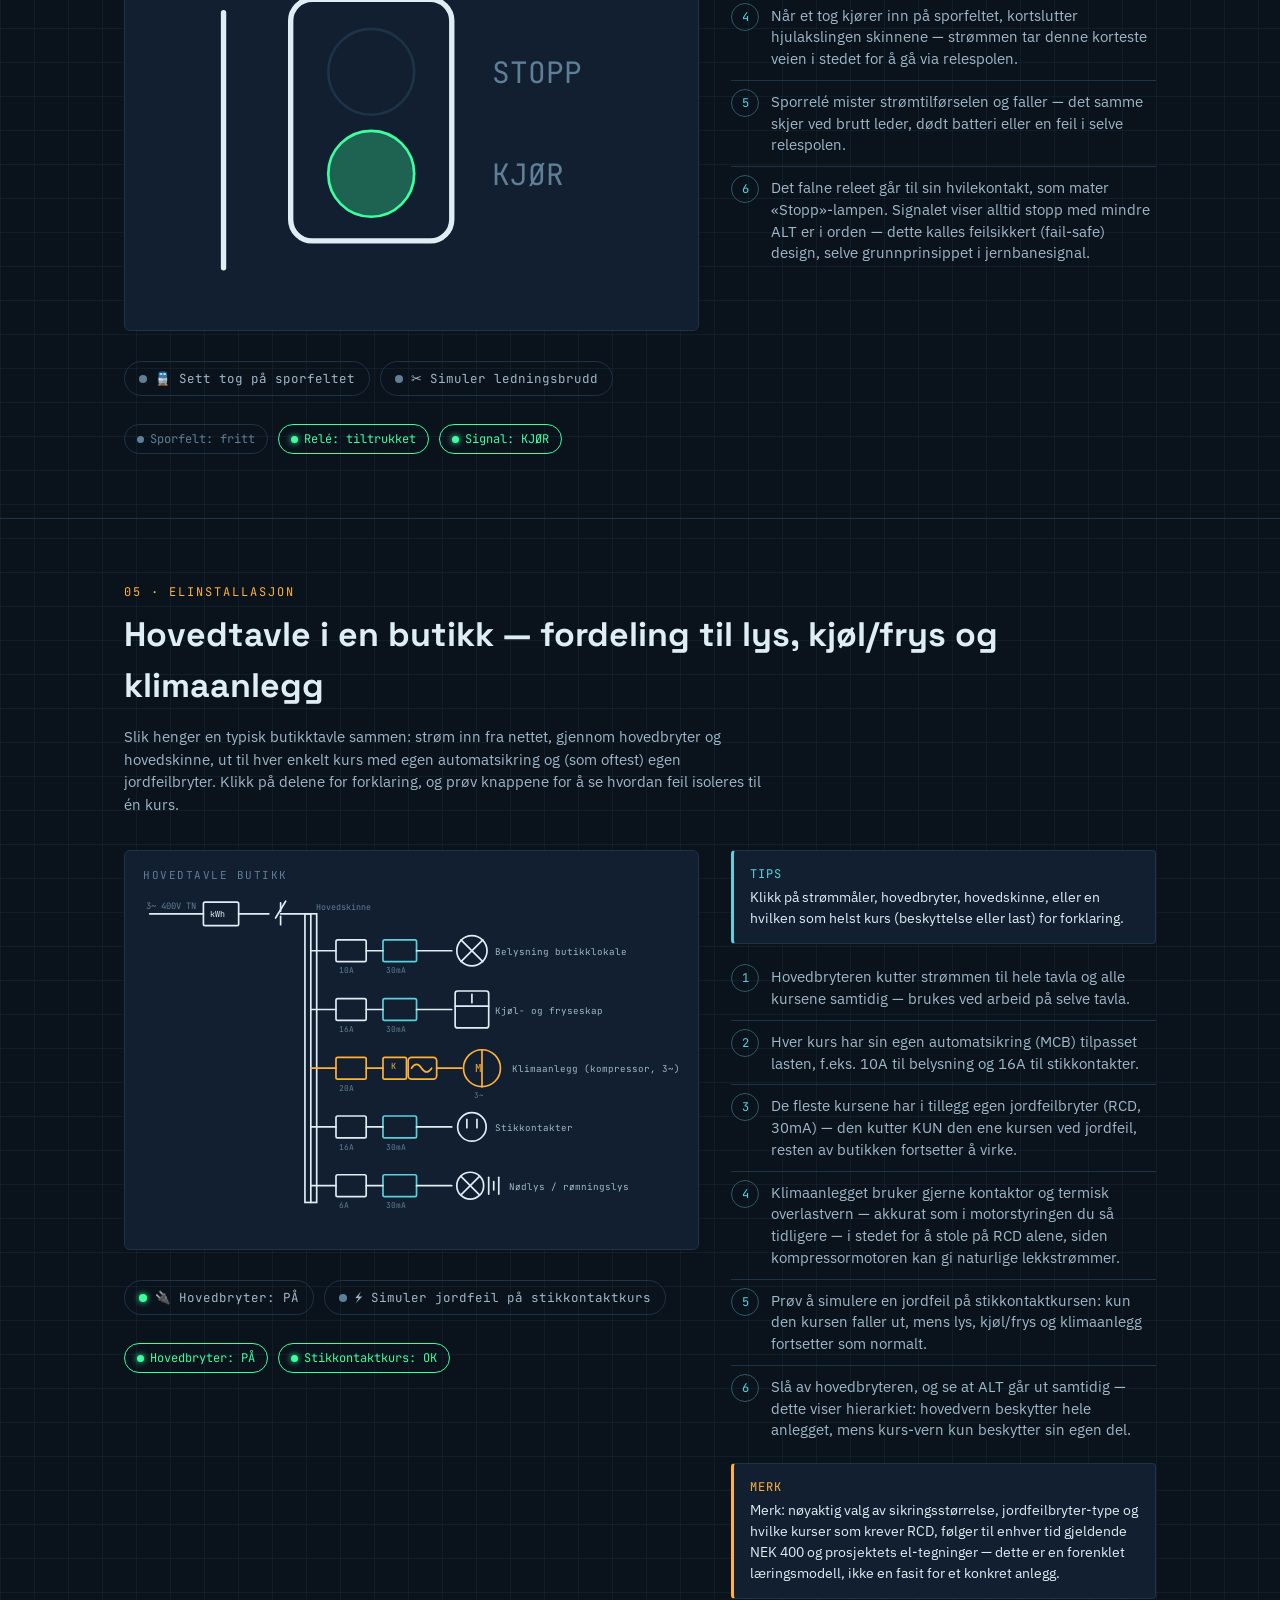
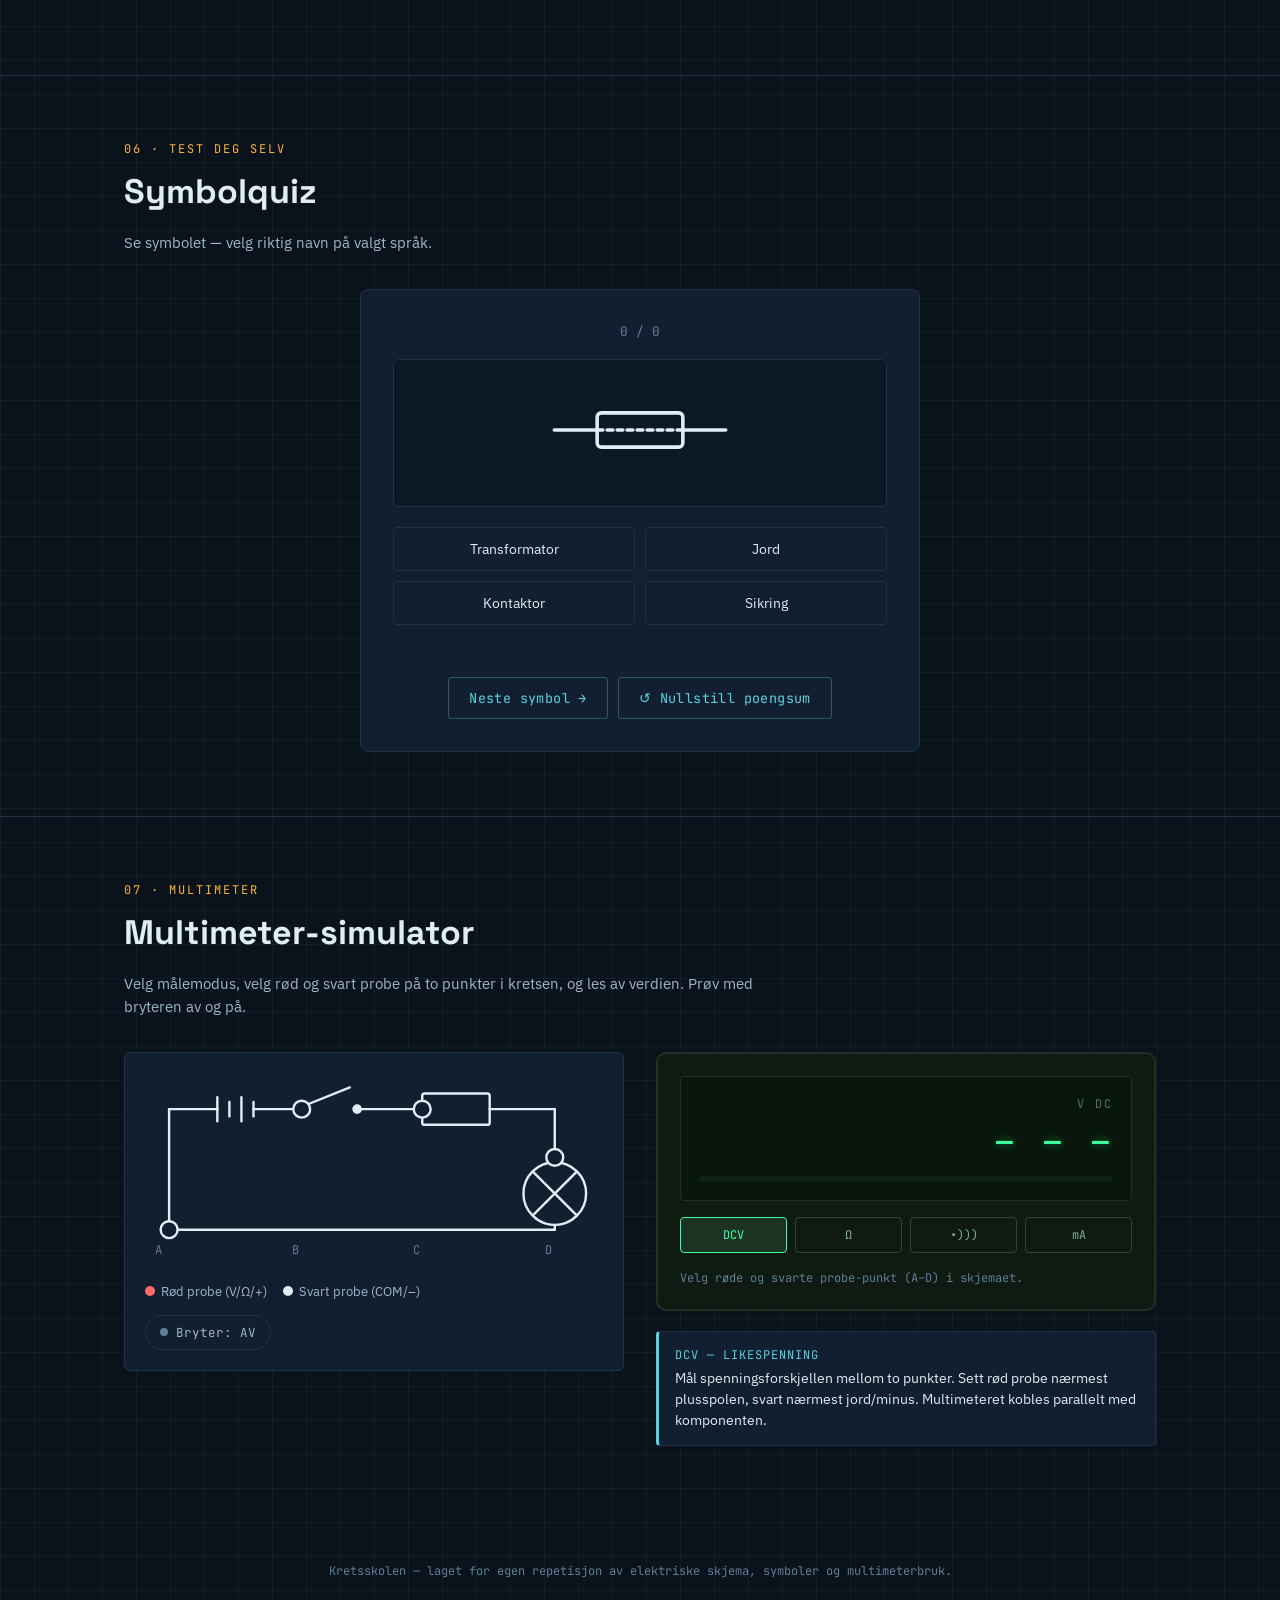
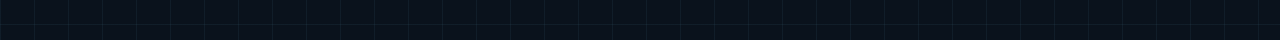
<file: DEV/electro_page_claude.html>
<!DOCTYPE html>
<html lang="no">

<head>
    <meta charset="UTF-8">
    <meta name="viewport" content="width=device-width, initial-scale=1.0">
    <title>Kretsskolen — Elektriske skjema &amp; multimeter</title>
    <link rel="preconnect" href="https://fonts.googleapis.com">
    <link rel="preconnect" href="https://fonts.gstatic.com" crossorigin>
    <link
        href="https://fonts.googleapis.com/css2?family=Space+Grotesk:wght@400;500;600;700&family=IBM+Plex+Sans:wght@400;500;600&family=JetBrains+Mono:wght@400;500;600;700&display=swap"
        rel="stylesheet">
    <style>
        :root {
            --bg: #0a121c;
            --bg2: #0d1826;
            --panel: #111f30;
            --panel-line: #1c3348;
            --grid: rgba(105, 165, 200, 0.075);
            --ink: #dfeef4;
            --ink-dim: #9fb8c8;
            --muted: #5f7f96;
            --cyan: #5cd0dd;
            --cyan-dim: #2c5b66;
            --amber: #ffb238;
            --green: #3dffa0;
            --red: #ff6b6b;
            --font-display: 'Space Grotesk', sans-serif;
            --font-body: 'IBM Plex Sans', sans-serif;
            --font-mono: 'JetBrains Mono', monospace;
        }

        * {
            box-sizing: border-box;
        }

        html {
            scroll-behavior: smooth;
        }

        body {
            margin: 0;
            background:
                linear-gradient(var(--grid) 1px, transparent 1px) 0 0/34px 34px,
                linear-gradient(90deg, var(--grid) 1px, transparent 1px) 0 0/34px 34px,
                var(--bg);
            color: var(--ink);
            font-family: var(--font-body);
            line-height: 1.5;
        }

        a {
            color: var(--cyan);
        }

        .wrap {
            max-width: 1080px;
            margin: 0 auto;
            padding: 0 24px;
        }

        /* NAV */
        nav {
            position: sticky;
            top: 0;
            z-index: 50;
            background: rgba(10, 18, 28, 0.88);
            backdrop-filter: blur(6px);
            border-bottom: 1px solid var(--panel-line);
        }

        nav .wrap {
            display: flex;
            align-items: center;
            justify-content: space-between;
            padding: 12px 24px;
            flex-wrap: wrap;
            gap: 10px;
        }

        .brand {
            font-family: var(--font-display);
            font-weight: 700;
            font-size: 18px;
            letter-spacing: 0.3px;
            display: flex;
            align-items: center;
            gap: 8px;
        }

        .brand svg {
            width: 22px;
            height: 22px;
        }

        .navlinks {
            display: flex;
            gap: 18px;
            font-size: 14px;
            flex-wrap: wrap;
        }

        .navlinks a {
            color: var(--ink-dim);
            text-decoration: none;
            border-bottom: 1px solid transparent;
            padding-bottom: 2px;
            transition: .15s;
        }

        .navlinks a:hover {
            color: var(--cyan);
            border-color: var(--cyan-dim);
        }

        .langbar {
            display: flex;
            gap: 4px;
            font-family: var(--font-mono);
            font-size: 12px;
        }

        .langbtn {
            background: transparent;
            border: 1px solid var(--panel-line);
            color: var(--ink-dim);
            padding: 5px 10px;
            border-radius: 3px;
            cursor: pointer;
            letter-spacing: 0.5px;
        }

        .langbtn.active {
            background: var(--cyan);
            color: #04141a;
            border-color: var(--cyan);
            font-weight: 700;
        }

        /* HERO */
        .hero {
            padding: 74px 0 56px;
            position: relative;
            overflow: hidden;
        }

        .hero .wrap {
            position: relative;
            z-index: 2;
        }

        .eyebrow {
            font-family: var(--font-mono);
            color: var(--amber);
            font-size: 12px;
            letter-spacing: 2px;
            text-transform: uppercase;
        }

        h1 {
            font-family: var(--font-display);
            font-size: clamp(32px, 5vw, 52px);
            line-height: 1.08;
            margin: 14px 0 18px;
            font-weight: 700;
        }

        h1 span {
            color: var(--cyan);
        }

        .hero p.lead {
            max-width: 600px;
            color: var(--ink-dim);
            font-size: 16.5px;
        }

        .hero-schema {
            margin-top: 38px;
            border: 1px solid var(--panel-line);
            background: var(--panel);
            border-radius: 6px;
            padding: 18px 22px;
        }

        .hero-schema svg {
            width: 100%;
            height: auto;
            display: block;
        }

        .hero-cta {
            display: flex;
            gap: 12px;
            margin-top: 26px;
            flex-wrap: wrap;
        }

        .btn {
            font-family: var(--font-mono);
            font-size: 13.5px;
            letter-spacing: 0.4px;
            padding: 11px 20px;
            border-radius: 3px;
            text-decoration: none;
            cursor: pointer;
            border: 1px solid var(--cyan-dim);
            color: var(--cyan);
            background: transparent;
            transition: .15s;
        }

        .btn:hover {
            background: rgba(92, 208, 221, 0.1);
        }

        .btn.solid {
            background: var(--cyan);
            color: #04141a;
            font-weight: 700;
            border-color: var(--cyan);
        }

        .btn.solid:hover {
            background: #7adde8;
        }

        section {
            padding: 64px 0;
            border-top: 1px solid var(--panel-line);
        }

        .section-head {
            margin-bottom: 34px;
        }

        .tag {
            font-family: var(--font-mono);
            color: var(--amber);
            font-size: 12px;
            letter-spacing: 2px;
            text-transform: uppercase;
        }

        h2 {
            font-family: var(--font-display);
            font-size: clamp(24px, 3.4vw, 34px);
            margin: 8px 0 10px;
        }

        .section-head p {
            color: var(--ink-dim);
            max-width: 640px;
            font-size: 15px;
        }

        /* SYMBOL LIBRARY */
        .symbol-toolbar {
            display: flex;
            gap: 10px;
            flex-wrap: wrap;
            align-items: center;
            margin-bottom: 22px;
        }

        .search-input {
            flex: 1;
            min-width: 200px;
            background: var(--panel);
            border: 1px solid var(--panel-line);
            color: var(--ink);
            padding: 10px 14px;
            border-radius: 3px;
            font-family: var(--font-mono);
            font-size: 13.5px;
        }

        .search-input:focus {
            outline: none;
            border-color: var(--cyan-dim);
        }

        .grid-symbols {
            display: grid;
            grid-template-columns: repeat(auto-fill, minmax(210px, 1fr));
            gap: 14px;
        }

        .symcard {
            background: var(--panel);
            border: 1px solid var(--panel-line);
            border-radius: 6px;
            padding: 16px;
            transition: .15s;
            cursor: default;
        }

        .symcard:hover {
            border-color: var(--cyan-dim);
            transform: translateY(-2px);
        }

        .symcard svg {
            width: 100%;
            height: 64px;
            display: block;
            margin-bottom: 10px;
        }

        .symcard svg * {
            stroke: var(--ink);
        }

        .symcard .sym-code {
            font-family: var(--font-mono);
            font-size: 10.5px;
            color: var(--muted);
            letter-spacing: 1px;
        }

        .symcard .sym-name {
            font-family: var(--font-display);
            font-weight: 600;
            font-size: 16px;
            margin: 4px 0 6px;
            color: var(--cyan);
        }

        .symcard .sym-desc {
            font-size: 12.5px;
            color: var(--ink-dim);
        }

        .trilang-row {
            display: flex;
            flex-direction: column;
            gap: 2px;
            font-family: var(--font-mono);
            font-size: 11.5px;
            margin-top: 8px;
            padding-top: 8px;
            border-top: 1px dashed var(--panel-line);
        }

        .trilang-row span b {
            color: var(--muted);
            display: inline-block;
            width: 26px;
        }

        /* TUTORIAL */
        .tut-layout {
            display: grid;
            grid-template-columns: 1.1fr 0.9fr;
            gap: 32px;
            align-items: start;
        }

        @media(max-width:800px) {
            .tut-layout {
                grid-template-columns: 1fr;
            }
        }

        .tut-schema {
            background: var(--panel);
            border: 1px solid var(--panel-line);
            border-radius: 6px;
            padding: 20px;
            position: sticky;
            top: 80px;
        }

        .tut-schema svg {
            width: 100%;
            height: auto;
        }

        .tut-part {
            outline: none;
            cursor: pointer;
        }

        .tut-part:hover rect,
        .tut-part:hover circle,
        .tut-part:hover path,
        .tut-part:hover polygon {
            stroke: var(--amber) !important;
        }

        .tut-note {
            background: var(--panel);
            border: 1px solid var(--panel-line);
            border-left: 3px solid var(--cyan);
            border-radius: 4px;
            padding: 14px 16px;
            margin-bottom: 12px;
            font-size: 14px;
        }

        .tut-note .tn-head {
            font-family: var(--font-mono);
            color: var(--cyan);
            font-size: 12px;
            letter-spacing: 1px;
            margin-bottom: 4px;
            text-transform: uppercase;
        }

        .steps {
            list-style: none;
            padding: 0;
            margin: 0;
            counter-reset: step;
        }

        .steps li {
            counter-increment: step;
            padding: 10px 0 10px 40px;
            position: relative;
            font-size: 14.5px;
            color: var(--ink-dim);
            border-bottom: 1px solid var(--panel-line);
        }

        .steps li:last-child {
            border-bottom: none;
        }

        .steps li::before {
            content: counter(step);
            position: absolute;
            left: 0;
            top: 8px;
            width: 26px;
            height: 26px;
            border: 1px solid var(--cyan-dim);
            border-radius: 50%;
            display: flex;
            align-items: center;
            justify-content: center;
            font-family: var(--font-mono);
            font-size: 12px;
            color: var(--cyan);
        }

        /* ADVANCED CIRCUIT */
        .adv-layout {
            display: grid;
            grid-template-columns: 1.15fr 0.85fr;
            gap: 32px;
            align-items: start;
        }

        @media(max-width:860px) {
            .adv-layout {
                grid-template-columns: 1fr;
            }
        }

        .adv-diagrams {
            display: flex;
            flex-direction: column;
            gap: 16px;
        }

        .adv-panel {
            background: var(--panel);
            border: 1px solid var(--panel-line);
            border-radius: 6px;
            padding: 16px 18px;
        }

        .adv-panel-label {
            font-family: var(--font-mono);
            font-size: 11px;
            letter-spacing: 1.5px;
            color: var(--muted);
            text-transform: uppercase;
            margin-bottom: 8px;
        }

        .adv-panel svg {
            width: 100%;
            height: auto;
        }

        .adv-part {
            cursor: pointer;
        }

        .adv-part:hover .adv-hitbox {
            stroke: var(--amber) !important;
            stroke-width: 1.5;
        }

        .adv-controls {
            display: flex;
            gap: 10px;
            flex-wrap: wrap;
            margin-top: 14px;
        }

        .adv-btn {
            font-family: var(--font-mono);
            font-size: 12.5px;
            padding: 10px 14px;
            border-radius: 4px;
            cursor: pointer;
            border: 1px solid var(--panel-line);
            background: transparent;
            color: var(--ink);
        }

        .adv-btn.start {
            border-color: var(--green);
            color: var(--green);
        }

        .adv-btn.start:hover {
            background: rgba(61, 255, 160, 0.1);
        }

        .adv-btn.stop {
            border-color: var(--red);
            color: var(--red);
        }

        .adv-btn.stop:hover {
            background: rgba(255, 107, 107, 0.1);
        }

        .adv-btn.trip {
            border-color: var(--amber);
            color: var(--amber);
        }

        .adv-btn.trip:hover {
            background: rgba(255, 178, 56, 0.1);
        }

        .adv-status {
            display: flex;
            gap: 10px;
            flex-wrap: wrap;
            margin-top: 12px;
            font-family: var(--font-mono);
            font-size: 12px;
        }

        .status-pill {
            border: 1px solid var(--panel-line);
            border-radius: 20px;
            padding: 5px 12px;
            color: var(--muted);
            display: flex;
            align-items: center;
            gap: 6px;
        }

        .status-pill .dotstate {
            width: 7px;
            height: 7px;
            border-radius: 50%;
            background: var(--muted);
        }

        .status-pill.live {
            color: var(--green);
            border-color: var(--green);
        }

        .status-pill.live .dotstate {
            background: var(--green);
            box-shadow: 0 0 6px var(--green);
        }

        .status-pill.fault {
            color: var(--red);
            border-color: var(--red);
        }

        .status-pill.fault .dotstate {
            background: var(--red);
            box-shadow: 0 0 6px var(--red);
        }

        @keyframes motorspin {
            from {
                transform: rotate(0deg);
            }

            to {
                transform: rotate(360deg);
            }
        }

        .motor-blade {
            transform-origin: center;
            transform-box: fill-box;
        }

        .motor-blade.spin {
            animation: motorspin 0.9s linear infinite;
        }

        /* QUIZ */
        .quizbox {
            background: var(--panel);
            border: 1px solid var(--panel-line);
            border-radius: 8px;
            padding: 32px;
            max-width: 560px;
            margin: 0 auto;
            text-align: center;
        }

        .quiz-score {
            font-family: var(--font-mono);
            color: var(--muted);
            font-size: 13px;
            margin-bottom: 18px;
        }

        .quiz-svg-holder {
            background: var(--bg2);
            border: 1px solid var(--panel-line);
            border-radius: 6px;
            padding: 20px;
            margin-bottom: 20px;
        }

        .quiz-svg-holder svg {
            width: 100%;
            height: 100px;
        }

        .quiz-svg-holder svg * {
            stroke: var(--ink);
        }

        .quiz-options {
            display: grid;
            grid-template-columns: 1fr 1fr;
            gap: 10px;
        }

        @media(max-width:480px) {
            .quiz-options {
                grid-template-columns: 1fr;
            }
        }

        .qopt {
            background: transparent;
            border: 1px solid var(--panel-line);
            color: var(--ink);
            padding: 12px 10px;
            border-radius: 4px;
            cursor: pointer;
            font-family: var(--font-body);
            font-size: 14px;
            transition: .12s;
        }

        .qopt:hover {
            border-color: var(--cyan-dim);
        }

        .qopt.correct {
            background: rgba(61, 255, 160, 0.14);
            border-color: var(--green);
            color: var(--green);
        }

        .qopt.wrong {
            background: rgba(255, 107, 107, 0.14);
            border-color: var(--red);
            color: var(--red);
        }

        .qopt:disabled {
            cursor: default;
        }

        .quiz-feedback {
            margin-top: 16px;
            font-family: var(--font-mono);
            font-size: 13px;
            min-height: 18px;
            color: var(--ink-dim);
        }

        /* MULTIMETER */
        .mm-layout {
            display: grid;
            grid-template-columns: 1fr 1fr;
            gap: 32px;
            align-items: start;
        }

        @media(max-width:860px) {
            .mm-layout {
                grid-template-columns: 1fr;
            }
        }

        .mm-circuit {
            background: var(--panel);
            border: 1px solid var(--panel-line);
            border-radius: 6px;
            padding: 20px;
        }

        .mm-circuit svg {
            width: 100%;
            height: auto;
        }

        .probe-point {
            cursor: pointer;
        }

        .probe-point circle {
            transition: .12s;
        }

        .probe-point:hover circle {
            fill: var(--amber) !important;
        }

        .probe-point.sel-red circle {
            fill: var(--red) !important;
            stroke: var(--red) !important;
        }

        .probe-point.sel-black circle {
            fill: #8fa;
        }

        .probe-point.sel-black circle {
            fill: #dfeef4 !important;
            stroke: var(--ink) !important;
        }

        .meter-device {
            background: #0e1a12;
            border: 2px solid #1c3324;
            border-radius: 10px;
            padding: 22px;
            font-family: var(--font-mono);
        }

        .meter-screen {
            background: #08150c;
            border: 1px solid #1c3324;
            border-radius: 4px;
            padding: 18px;
            text-align: right;
            margin-bottom: 16px;
        }

        .meter-screen .unit {
            font-size: 12px;
            color: #4a7a5c;
            letter-spacing: 2px;
        }

        .meter-screen .value {
            font-size: 38px;
            color: var(--green);
            letter-spacing: 1px;
            min-height: 44px;
            text-shadow: 0 0 8px rgba(61, 255, 160, 0.5);
        }

        .mm-bar {
            height: 6px;
            background: #0c2013;
            border-radius: 3px;
            overflow: hidden;
            margin-top: 6px;
        }

        .mm-bar-fill {
            height: 100%;
            width: 0%;
            background: var(--green);
            box-shadow: 0 0 6px var(--green);
            transition: width .25s;
        }

        .mm-warning {
            margin-top: 12px;
            padding: 9px 11px;
            border-radius: 4px;
            font-size: 12px;
            font-family: var(--font-mono);
            line-height: 1.4;
        }

        .mm-warning.amber {
            background: rgba(255, 178, 56, 0.12);
            border: 1px solid var(--amber);
            color: var(--amber);
        }

        .mm-warning.danger {
            background: rgba(255, 107, 107, 0.12);
            border: 1px solid var(--red);
            color: var(--red);
        }

        .mode-dial {
            display: grid;
            grid-template-columns: repeat(4, 1fr);
            gap: 8px;
            margin-bottom: 16px;
        }

        .mode-btn {
            background: transparent;
            border: 1px solid #294934;
            color: #7fae8f;
            padding: 9px 6px;
            border-radius: 4px;
            cursor: pointer;
            font-family: var(--font-mono);
            font-size: 12px;
        }

        .mode-btn.active {
            background: #1c3324;
            color: var(--green);
            border-color: var(--green);
        }

        .mm-controls {
            display: flex;
            gap: 10px;
            align-items: center;
            flex-wrap: wrap;
        }

        .probe-legend {
            display: flex;
            gap: 16px;
            font-size: 12.5px;
            color: var(--ink-dim);
            margin-top: 10px;
        }

        .probe-legend span {
            display: flex;
            align-items: center;
            gap: 6px;
        }

        .dot {
            width: 10px;
            height: 10px;
            border-radius: 50%;
            display: inline-block;
        }

        .mm-status {
            font-size: 13px;
            color: var(--ink-dim);
            margin-top: 14px;
            padding-top: 14px;
            border-top: 1px solid var(--panel-line);
        }

        .switch-toggle {
            display: inline-flex;
            align-items: center;
            gap: 8px;
            background: transparent;
            border: 1px solid var(--panel-line);
            padding: 8px 14px;
            border-radius: 20px;
            cursor: pointer;
            font-family: var(--font-mono);
            font-size: 12.5px;
            color: var(--ink-dim);
        }

        .switch-toggle .dotstate {
            width: 8px;
            height: 8px;
            border-radius: 50%;
            background: var(--muted);
        }

        .switch-toggle.on .dotstate {
            background: var(--green);
            box-shadow: 0 0 6px var(--green);
        }

        .mm-explain {
            margin-top: 20px;
        }

        footer {
            padding: 40px 0 60px;
            text-align: center;
            color: var(--muted);
            font-family: var(--font-mono);
            font-size: 12px;
        }

        [data-i18n] {}

        .hide {
            display: none !important;
        }
    </style>
</head>

<body>

    <nav>
        <div class="wrap">
            <div class="brand">
                <svg viewBox="0 0 24 24" fill="none">
                    <path d="M3 12h4l2-7 4 14 2-7h6" stroke="var(--cyan)" stroke-width="2" stroke-linecap="round"
                        stroke-linejoin="round" />
                </svg>
                <span>Kretsskolen</span>
            </div>
            <div class="navlinks">
                <a href="#symbols" data-i18n="nav_symbols">Symboler</a>
                <a href="#tutorial" data-i18n="nav_tutorial">Lese skjema</a>
                <a href="#advanced" data-i18n="nav_advanced">Avansert krets</a>
                <a href="#railway" data-i18n="nav_rail">Jernbanesignal</a>
                <a href="#panel" data-i18n="nav_panel">Hovedtavle butikk</a>
                <a href="#quiz" data-i18n="nav_quiz">Quiz</a>
                <a href="#multimeter" data-i18n="nav_multimeter">Multimeter</a>
            </div>
            <div class="langbar" id="langbar">
                <button class="langbtn" data-lang="no">NO</button>
                <button class="langbtn" data-lang="en">EN</button>
                <button class="langbtn" data-lang="ua">UA</button>
            </div>
        </div>
    </nav>

    <section class="hero" style="border-top:none;padding-top:56px;">
        <div class="wrap">
            <div class="eyebrow" data-i18n="hero_eyebrow">Elektro · trespråklig treningsverktøy</div>
            <h1 data-i18n="hero_title">Les skjema. Forstå <span>komponenter</span>. Bruk multimeter.</h1>
            <p class="lead" data-i18n="hero_lead">Interaktiv side for å repetere og lære elektriske symboler, øve på å
                lese koblingsskjema, og trene på multimeter — med betegnelser på norsk, engelsk og ukrainsk side om
                side.</p>
            <div class="hero-cta">
                <a href="#symbols" class="btn solid" data-i18n="hero_cta1">Se symbolbibliotek</a>
                <a href="#multimeter" class="btn" data-i18n="hero_cta2">Prøv multimeter</a>
            </div>
            <div class="hero-schema">
                <svg viewBox="0 0 640 120" xmlns="http://www.w3.org/2000/svg">
                    <g stroke="var(--ink)" stroke-width="2" fill="none" stroke-linecap="round">
                        <line x1="20" y1="60" x2="70" y2="60" />
                        <!-- battery -->
                        <line x1="70" y1="40" x2="70" y2="80" />
                        <line x1="80" y1="48" x2="80" y2="72" />
                        <line x1="90" y1="40" x2="90" y2="80" />
                        <line x1="100" y1="48" x2="100" y2="72" />
                        <line x1="100" y1="60" x2="150" y2="60" />
                        <!-- switch -->
                        <circle cx="150" cy="60" r="3" fill="var(--ink)" />
                        <line x1="150" y1="58" x2="190" y2="42" />
                        <circle cx="196" cy="60" r="3" fill="var(--ink)" />
                        <line x1="196" y1="60" x2="250" y2="60" />
                        <!-- resistor -->
                        <rect x="250" y="47" width="60" height="26" rx="2" />
                        <line x1="310" y1="60" x2="360" y2="60" />
                        <!-- diode -->
                        <polygon points="360,45 360,75 400,60" fill="var(--ink)" />
                        <line x1="400" y1="45" x2="400" y2="75" />
                        <line x1="400" y1="60" x2="450" y2="60" />
                        <!-- lamp -->
                        <circle cx="480" cy="60" r="28" />
                        <line x1="461" y1="41" x2="499" y2="79" />
                        <line x1="499" y1="41" x2="461" y2="79" />
                        <line x1="508" y1="60" x2="560" y2="60" />
                        <line x1="20" y1="60" x2="20" y2="60" />
                        <line x1="70" y1="60" x2="70" y2="60" />
                        <!-- return line to ground -->
                        <line x1="560" y1="60" x2="600" y2="60" />
                        <line x1="600" y1="60" x2="600" y2="100" />
                        <line x1="20" y1="60" x2="20" y2="100" />
                        <line x1="20" y1="100" x2="600" y2="100" />
                    </g>
                </svg>
            </div>
        </div>
    </section>

    <section id="symbols">
        <div class="wrap">
            <div class="section-head">
                <div class="tag" data-i18n="sym_tag">01 · Bibliotek</div>
                <h2 data-i18n="sym_title">Symbolbibliotek</h2>
                <p data-i18n="sym_lead">Vanlige elektriske symboler med navn på norsk, engelsk og ukrainsk. Søk eller
                    bla gjennom.</p>
            </div>
            <div class="symbol-toolbar">
                <input class="search-input" id="symSearch" placeholder="Søk: motstand, resistor, реле..."
                    data-i18n-ph="sym_search_ph">
            </div>
            <div class="grid-symbols" id="symGrid"></div>
        </div>
    </section>

    <section id="tutorial">
        <div class="wrap">
            <div class="section-head">
                <div class="tag" data-i18n="tut_tag">02 · Trening</div>
                <h2 data-i18n="tut_title">Slik leser du et koblingsskjema</h2>
                <p data-i18n="tut_lead">Klikk på en komponent i skjemaet for å se forklaring. Følg strømmen fra pluss
                    til minus.</p>
            </div>
            <div class="tut-layout">
                <div class="tut-schema">
                    <svg viewBox="0 0 460 220" xmlns="http://www.w3.org/2000/svg">
                        <g stroke="var(--ink)" stroke-width="2" fill="none" stroke-linecap="round">
                            <line x1="30" y1="40" x2="30" y2="180" />
                            <line x1="30" y1="40" x2="80" y2="40" />
                            <g class="tut-part" data-part="battery">
                                <line x1="80" y1="20" x2="80" y2="60" />
                                <line x1="90" y1="28" x2="90" y2="52" />
                                <line x1="100" y1="20" x2="100" y2="60" />
                                <line x1="110" y1="28" x2="110" y2="52" />
                            </g>
                            <line x1="110" y1="40" x2="180" y2="40" />
                            <g class="tut-part" data-part="switch">
                                <circle cx="180" cy="40" r="3" fill="var(--ink)" />
                                <line x1="180" y1="38" x2="222" y2="20" />
                                <circle cx="228" cy="40" r="3" fill="var(--ink)" />
                            </g>
                            <line x1="228" y1="40" x2="300" y2="40" />
                            <g class="tut-part" data-part="fuse">
                                <rect x="300" y="27" width="46" height="26" rx="2" />
                                <line x1="300" y1="40" x2="346" y2="40" stroke-dasharray="4 4" />
                            </g>
                            <line x1="346" y1="40" x2="430" y2="40" />
                            <line x1="430" y1="40" x2="430" y2="100" />
                            <g class="tut-part" data-part="resistor">
                                <line x1="430" y1="100" x2="430" y2="100" />
                                <rect x="404" y="100" width="52" height="26" rx="2" transform="rotate(90 430 113)" />
                            </g>
                            <line x1="430" y1="126" x2="430" y2="150" />
                            <g class="tut-part" data-part="lamp">
                                <circle cx="430" cy="176" r="24" />
                                <line x1="413" y1="159" x2="447" y2="193" />
                                <line x1="447" y1="159" x2="413" y2="193" />
                            </g>
                            <line x1="430" y1="200" x2="430" y2="180" />
                            <line x1="30" y1="180" x2="430" y2="180" />
                            <g class="tut-part" data-part="ground">
                                <line x1="30" y1="180" x2="30" y2="195" />
                                <line x1="16" y1="195" x2="44" y2="195" />
                                <line x1="21" y1="202" x2="39" y2="202" />
                                <line x1="26" y1="209" x2="34" y2="209" />
                            </g>
                        </g>
                    </svg>
                </div>
                <div id="tutNotes">
                    <div class="tut-note" id="tut-default">
                        <div class="tn-head" data-i18n="tut_hint_head">Tips</div>
                        <div data-i18n="tut_hint_body">Klikk på batteri, bryter, sikring, motstand, lampe eller jord i
                            skjemaet til venstre.</div>
                    </div>
                    <ol class="steps">
                        <li data-i18n="tut_step1">Finn spenningskilden (batteri/nett) — dette er start- og sluttpunktet
                            for strømkretsen.</li>
                        <li data-i18n="tut_step2">Følg linjen (lederen) til neste komponent — en bryter avbryter eller
                            slutter kretsen.</li>
                        <li data-i18n="tut_step3">Se etter beskyttelseskomponenter som sikring eller vern — de er tegnet
                            i serie med lasten.</li>
                        <li data-i18n="tut_step4">Identifiser lasten (lampe, motor, motstand) — der energien omsettes
                            til lys, bevegelse eller varme.</li>
                        <li data-i18n="tut_step5">Følg kretsen tilbake til jord/minus — kretsen må alltid være sluttet
                            (lukket) for at strøm skal flyte.</li>
                    </ol>
                </div>
            </div>
        </div>
    </section>

    <section id="advanced">
        <div class="wrap">
            <div class="section-head">
                <div class="tag" data-i18n="adv_tag">03 · Avansert</div>
                <h2 data-i18n="adv_title">Motorstyring med selvhold og overlastvern</h2>
                <p data-i18n="adv_lead">Et klassisk industrielt styrekretsskjema: Start/Stopp-knapper, en kontaktor (K1)
                    med flere hjelpekontakter, og et termisk overlastvern. Klikk på delene for forklaring, og trykk
                    Start/Stopp for å simulere kretsen live.</p>
            </div>
            <div class="adv-layout">
                <div class="adv-diagrams">
                    <div class="adv-panel">
                        <div class="adv-panel-label" data-i18n="adv_power_label">Hovedstrøm (kraftkrets) — tykke linjer
                        </div>
                        <svg viewBox="0 0 520 130" xmlns="http://www.w3.org/2000/svg">
                            <g font-family="JetBrains Mono, monospace" font-size="11" fill="var(--muted)">
                                <text x="14" y="20">L1</text>
                                <text x="470" y="20">N</text>
                            </g>
                            <g stroke="var(--amber)" stroke-width="3.5" fill="none" stroke-linecap="round">
                                <line x1="30" y1="30" x2="70" y2="30" />
                                <g class="adv-part" data-part="mainFuse">
                                    <rect class="adv-hitbox" x="70" y="16" width="40" height="28" rx="2" />
                                    <line x1="90" y1="16" x2="90" y2="44" stroke-dasharray="3 3" />
                                </g>
                                <line x1="110" y1="30" x2="160" y2="30" />
                                <g class="adv-part" data-part="mainContact">
                                    <line class="adv-hitbox" x1="180" y1="10" x2="180" y2="24" />
                                    <line class="adv-hitbox" x1="180" y1="36" x2="180" y2="50" />
                                    <line id="bridge-mainContact" x1="174" y1="38" x2="186" y2="12" />
                                </g>
                                <line x1="160" y1="30" x2="180" y2="30" stroke-dasharray="1 0"
                                    style="visibility:hidden" />
                                <line x1="110" y1="30" x2="180" y2="30" transform="translate(0,0)" stroke="var(--amber)"
                                    stroke-width="0" />
                                <line x1="180" y1="30" x2="230" y2="30" />
                                <g class="adv-part" data-part="mainOverload">
                                    <rect class="adv-hitbox" x="230" y="16" width="46" height="28" rx="4" />
                                    <path d="M238 30 q6 -10 12 0 q6 10 12 0 q6 -10 12 0" fill="none" />
                                </g>
                                <line x1="276" y1="30" x2="330" y2="30" />
                                <g class="adv-part" data-part="motor">
                                    <circle class="adv-hitbox" cx="370" cy="30" r="26" />
                                    <line class="motor-blade" id="motorBlade" x1="370" y1="10" x2="370" y2="50" />
                                </g>
                                <g font-family="JetBrains Mono, monospace" font-size="13" fill="var(--amber)"
                                    stroke="none">
                                    <text x="360" y="35">M</text>
                                </g>
                                <g font-family="JetBrains Mono, monospace" font-size="9" fill="var(--muted)"
                                    stroke="none">
                                    <text x="358" y="66">3~</text>
                                </g>
                                <line x1="396" y1="30" x2="470" y2="30" />
                                <line x1="30" y1="30" x2="30" y2="30" />
                            </g>
                        </svg>
                    </div>

                    <div class="adv-panel">
                        <div class="adv-panel-label" data-i18n="adv_control_label">Styrestrøm (kontrollkrets) — tynne
                            linjer</div>
                        <svg viewBox="0 0 520 260" xmlns="http://www.w3.org/2000/svg">
                            <g font-family="JetBrains Mono, monospace" font-size="11" fill="var(--muted)">
                                <text x="14" y="16">L</text>
                                <text x="470" y="16">N</text>
                            </g>
                            <g stroke="var(--ink)" stroke-width="2" fill="none" stroke-linecap="round">
                                <line x1="40" y1="20" x2="40" y2="240" />
                                <line x1="460" y1="20" x2="460" y2="240" />

                                <!-- Rung 1: stop - overload aux - (start || k1aux) - coil -->
                                <line x1="40" y1="55" x2="80" y2="55" />
                                <g class="adv-part" data-part="stopBtn">
                                    <line class="adv-hitbox" x1="100" y1="42" x2="100" y2="52" />
                                    <line class="adv-hitbox" x1="100" y1="58" x2="100" y2="68" />
                                    <line id="bridge-stopBtn" x1="94" y1="60" x2="106" y2="40" />
                                </g>
                                <line x1="80" y1="55" x2="100" y2="55" stroke="transparent" />
                                <line x1="100" y1="55" x2="140" y2="55" />
                                <g class="adv-part" data-part="overloadAux">
                                    <line class="adv-hitbox" x1="160" y1="42" x2="160" y2="52" />
                                    <line class="adv-hitbox" x1="160" y1="58" x2="160" y2="68" />
                                    <line id="bridge-overloadAux" x1="154" y1="60" x2="166" y2="40" />
                                </g>
                                <line x1="160" y1="55" x2="200" y2="55" />
                                <line x1="200" y1="30" x2="200" y2="80" />
                                <line x1="200" y1="30" x2="240" y2="30" />
                                <g class="adv-part" data-part="startBtn">
                                    <line class="adv-hitbox" x1="260" y1="17" x2="260" y2="27" />
                                    <line class="adv-hitbox" x1="260" y1="33" x2="260" y2="43" />
                                    <line id="bridge-startBtn" x1="254" y1="35" x2="266" y2="15"
                                        style="visibility:hidden" />
                                </g>
                                <line x1="260" y1="30" x2="300" y2="30" />
                                <line x1="200" y1="80" x2="240" y2="80" />
                                <g class="adv-part" data-part="k1AuxHold">
                                    <line class="adv-hitbox" x1="260" y1="67" x2="260" y2="77" />
                                    <line class="adv-hitbox" x1="260" y1="83" x2="260" y2="93" />
                                    <line id="bridge-k1AuxHold" x1="254" y1="85" x2="266" y2="65"
                                        style="visibility:hidden" />
                                </g>
                                <line x1="260" y1="80" x2="300" y2="80" />
                                <line x1="300" y1="30" x2="300" y2="80" />
                                <line x1="300" y1="55" x2="340" y2="55" />
                                <g class="adv-part" data-part="k1Coil">
                                    <rect class="adv-hitbox" x="340" y="42" width="40" height="26" rx="2" />
                                </g>
                                <text x="348" y="60" font-family="JetBrains Mono, monospace" font-size="12"
                                    fill="var(--ink)" stroke="none">K1</text>
                                <line x1="380" y1="55" x2="460" y2="55" />

                                <!-- Rung 2: K1 aux NO -> lamp H1 (running) -->
                                <line x1="40" y1="140" x2="120" y2="140" />
                                <g class="adv-part" data-part="k1AuxH1">
                                    <line class="adv-hitbox" x1="140" y1="127" x2="140" y2="137" />
                                    <line class="adv-hitbox" x1="140" y1="143" x2="140" y2="153" />
                                    <line id="bridge-k1AuxH1" x1="134" y1="145" x2="146" y2="125"
                                        style="visibility:hidden" />
                                </g>
                                <line x1="140" y1="140" x2="180" y2="140" />
                                <g class="adv-part" data-part="lampH1">
                                    <circle class="adv-hitbox" id="lampH1circle" cx="210" cy="140" r="16" />
                                    <line x1="199" y1="129" x2="221" y2="151" />
                                    <line x1="221" y1="129" x2="199" y2="151" />
                                </g>
                                <text x="234" y="145" font-family="JetBrains Mono, monospace" font-size="11"
                                    fill="var(--muted)" stroke="none" data-i18n="adv_h1_label">H1 · i drift</text>
                                <line x1="226" y1="140" x2="460" y2="140" />

                                <!-- Rung 3: K1 aux NC -> lamp H2 (idle) -->
                                <line x1="40" y1="200" x2="120" y2="200" />
                                <g class="adv-part" data-part="k1AuxH2">
                                    <line class="adv-hitbox" x1="140" y1="187" x2="140" y2="197" />
                                    <line class="adv-hitbox" x1="140" y1="203" x2="140" y2="213" />
                                    <line id="bridge-k1AuxH2" x1="134" y1="205" x2="146" y2="185" />
                                </g>
                                <line x1="140" y1="200" x2="180" y2="200" />
                                <g class="adv-part" data-part="lampH2">
                                    <circle class="adv-hitbox" id="lampH2circle" cx="210" cy="200" r="16" />
                                    <line x1="199" y1="189" x2="221" y2="211" />
                                    <line x1="221" y1="189" x2="199" y2="211" />
                                </g>
                                <text x="234" y="205" font-family="JetBrains Mono, monospace" font-size="11"
                                    fill="var(--muted)" stroke="none" data-i18n="adv_h2_label">H2 · i ro</text>
                                <line x1="226" y1="200" x2="460" y2="200" />
                            </g>
                        </svg>
                    </div>

                    <div class="adv-controls">
                        <button class="adv-btn start" id="advStart" data-i18n="adv_btn_start">▶ Start</button>
                        <button class="adv-btn stop" id="advStop" data-i18n="adv_btn_stop">■ Stopp</button>
                        <button class="adv-btn trip" id="advTrip" data-i18n="adv_btn_trip">⚠ Simuler
                            overbelastning</button>
                        <button class="adv-btn" id="advReset" data-i18n="adv_btn_reset">↺ Tilbakestill vern</button>
                    </div>
                    <div class="adv-status">
                        <div class="status-pill" id="pillK1"><span class="dotstate"></span><span
                                data-i18n="adv_pill_k1">K1: av</span></div>
                        <div class="status-pill" id="pillMotor"><span class="dotstate"></span><span
                                data-i18n="adv_pill_motor">Motor: stoppet</span></div>
                        <div class="status-pill" id="pillOverload"><span class="dotstate"></span><span
                                data-i18n="adv_pill_overload">Vern: OK</span></div>
                    </div>
                </div>

                <div>
                    <div class="tut-note" id="adv-default">
                        <div class="tn-head" data-i18n="adv_hint_head">Tips</div>
                        <div data-i18n="adv_hint_body">Klikk på Start-knapp, spole K1, hjelpekontakter, overlastvern
                            eller motor i skjemaet for forklaring av hver del.</div>
                    </div>
                    <ol class="steps" id="advSteps">
                        <li data-i18n="adv_step1">Du trykker Start (NO-knapp) — kontakten lukkes momentant og strøm går
                            gjennom spolen K1.</li>
                        <li data-i18n="adv_step2">K1 trekker til: hovedkontakten i kraftkretsen lukkes, og motoren
                            starter.</li>
                        <li data-i18n="adv_step3">Samtidig lukkes K1 sin hjelpekontakt (selvhold) parallelt med
                            Start-knappen.</li>
                        <li data-i18n="adv_step4">Du slipper Start — kretsen holder seg selv sluttet via
                            hjelpekontakten. Dette kalles selvhold.</li>
                        <li data-i18n="adv_step5">Trykker du Stopp (NC-knapp), brytes kretsen og K1 faller ut — motoren
                            stopper og selvholdet forsvinner.</li>
                        <li data-i18n="adv_step6">Ved overbelastning løser det termiske vernet ut og åpner sin
                            NC-hjelpekontakt i styrekretsen — dette stopper motoren uansett hva Start/Stopp-knappene
                            gjør, og må tilbakestilles manuelt.</li>
                    </ol>
                </div>
            </div>
        </div>
    </section>

    <section id="railway">
        <div class="wrap">
            <div class="section-head">
                <div class="tag" data-i18n="rail_tag">04 · Jernbane</div>
                <h2 data-i18n="rail_title">Sporfelt og signalrelé — prinsippet om feilsikkerhet</h2>
                <p data-i18n="rail_lead">Grunnmuren i alle jernbane-sikringsanlegg: et sporfelt registrerer om sporet er
                    fritt eller opptatt, og styrer signalet via et relé som ALLTID faller til «stopp» ved enhver feil.
                    Klikk på delene, og prøv å sette et tog på sporfeltet eller simulere en ledningsfeil.</p>
            </div>
            <div class="adv-layout">
                <div class="adv-diagrams">
                    <div class="adv-panel">
                        <div class="adv-panel-label" data-i18n="rail_track_label">Sporfelt (skinnegang)</div>
                        <svg viewBox="0 0 560 170" xmlns="http://www.w3.org/2000/svg">
                            <g stroke="var(--ink)" stroke-width="2" fill="none" stroke-linecap="round">
                                <!-- battery + feed resistor -->
                                <g class="adv-part" data-part="railBattery">
                                    <line class="adv-hitbox" x1="30" y1="50" x2="30" y2="90" />
                                    <line x1="20" y1="58" x2="20" y2="82" />
                                    <line x1="30" y1="50" x2="30" y2="90" />
                                    <line x1="12" y1="66" x2="12" y2="74" />
                                </g>
                                <line x1="20" y1="70" x2="20" y2="70" />
                                <line x1="30" y1="70" x2="60" y2="70" />
                                <g class="adv-part" data-part="feedResistor">
                                    <rect class="adv-hitbox" x="60" y="58" width="42" height="24" rx="2" />
                                </g>
                                <line x1="102" y1="70" x2="140" y2="70" />
                                <line x1="20" y1="100" x2="20" y2="100" />
                                <line x1="12" y1="70" x2="12" y2="100" />
                                <line x1="12" y1="100" x2="140" y2="100" />

                                <!-- rails -->
                                <g class="adv-part" data-part="railTop">
                                    <line class="adv-hitbox" id="railTopWire1" x1="140" y1="70" x2="290" y2="70" />
                                    <line class="adv-hitbox" id="railTopWire2" x1="310" y1="70" x2="460" y2="70" />
                                </g>
                                <g class="adv-part" data-part="railBottom">
                                    <line class="adv-hitbox" x1="140" y1="100" x2="460" y2="100" />
                                </g>
                                <!-- sleepers -->
                                <g stroke="var(--panel-line)" stroke-width="2">
                                    <line x1="160" y1="62" x2="160" y2="108" />
                                    <line x1="200" y1="62" x2="200" y2="108" />
                                    <line x1="240" y1="62" x2="240" y2="108" />
                                    <line x1="280" y1="62" x2="280" y2="108" />
                                    <line x1="320" y1="62" x2="320" y2="108" />
                                    <line x1="360" y1="62" x2="360" y2="108" />
                                    <line x1="400" y1="62" x2="400" y2="108" />
                                    <line x1="440" y1="62" x2="440" y2="108" />
                                </g>
                                <!-- wire-break gap marker -->
                                <g id="railCutMarker" style="visibility:hidden;">
                                    <line x1="292" y1="62" x2="308" y2="78" stroke="var(--red)" stroke-width="3" />
                                    <line x1="308" y1="62" x2="292" y2="78" stroke="var(--red)" stroke-width="3" />
                                </g>

                                <!-- track relay -->
                                <g class="adv-part" data-part="trackRelay">
                                    <rect class="adv-hitbox" x="460" y="60" width="30" height="50" rx="2" />
                                </g>
                                <text x="465" y="90" font-family="JetBrains Mono, monospace" font-size="11"
                                    fill="var(--ink)" stroke="none">SR</text>
                            </g>
                            <!-- train wheelset (toggle) -->
                            <g class="adv-part" id="trainIcon" data-part="trainWheelset" style="visibility:hidden;">
                                <line x1="240" y1="70" x2="240" y2="100" stroke="var(--amber)" stroke-width="4" />
                                <circle cx="240" cy="65" r="7" fill="var(--amber)" stroke="none" />
                                <circle cx="240" cy="105" r="7" fill="var(--amber)" stroke="none" />
                            </g>
                            <g font-family="JetBrains Mono, monospace" font-size="10" fill="var(--muted)">
                                <text x="10" y="128">BAT</text>
                                <text x="150" y="128">← sporfelt (block) →</text>
                            </g>
                        </svg>
                    </div>

                    <div class="adv-panel">
                        <div class="adv-panel-label" data-i18n="rail_signal_label">Signal</div>
                        <svg viewBox="0 0 200 130" xmlns="http://www.w3.org/2000/svg">
                            <g stroke="var(--ink)" stroke-width="2" fill="none" stroke-linecap="round">
                                <line x1="30" y1="20" x2="30" y2="115" />
                                <rect x="55" y="15" width="60" height="90" rx="8" />
                            </g>
                            <g class="adv-part" data-part="signalStop">
                                <circle class="adv-hitbox" id="lampStopCircle" cx="85" cy="42" r="16" />
                            </g>
                            <g class="adv-part" data-part="signalGo">
                                <circle class="adv-hitbox" id="lampGoCircle" cx="85" cy="80" r="16" />
                            </g>
                            <text x="130" y="46" font-family="JetBrains Mono, monospace" font-size="11"
                                fill="var(--muted)" stroke="none">STOPP</text>
                            <text x="130" y="84" font-family="JetBrains Mono, monospace" font-size="11"
                                fill="var(--muted)" stroke="none">KJØR</text>
                        </svg>
                    </div>

                    <div class="adv-controls">
                        <button class="switch-toggle" id="railTrainToggle"><span class="dotstate"></span><span
                                id="railTrainLabel" data-i18n="rail_btn_train_off">🚆 Sett tog på
                                sporfeltet</span></button>
                        <button class="switch-toggle" id="railCutToggle"><span class="dotstate"></span><span
                                id="railCutLabel" data-i18n="rail_btn_cut_off">✂ Simuler ledningsbrudd</span></button>
                    </div>
                    <div class="adv-status">
                        <div class="status-pill" id="pillTrack"><span class="dotstate"></span><span
                                data-i18n="rail_pill_track_clear">Sporfelt: fritt</span></div>
                        <div class="status-pill" id="pillRelay"><span class="dotstate"></span><span
                                data-i18n="rail_pill_relay_up">Relé: tiltrukket</span></div>
                        <div class="status-pill" id="pillSignal"><span class="dotstate"></span><span
                                data-i18n="rail_pill_signal_go">Signal: KJØR</span></div>
                    </div>
                </div>

                <div>
                    <div class="tut-note" id="rail-default">
                        <div class="tn-head" data-i18n="rail_hint_head">Tips</div>
                        <div data-i18n="rail_hint_body">Klikk på sporbatteri, skinner, sporrelé eller signallampene for
                            forklaring. Prøv så knappene under for å se feilsikkerheten i praksis.</div>
                    </div>
                    <ol class="steps">
                        <li data-i18n="rail_step1">Sporbatteriet sender en liten, ufarlig strøm gjennom skinnegangen når
                            sporet er fritt for tog.</li>
                        <li data-i18n="rail_step2">Strømmen når fram til sporrelé i den andre enden — spolen trekker til
                            (energiseres).</li>
                        <li data-i18n="rail_step3">Releet lukker sin frontkontakt, som mater «Kjør»-lampen — toget kan
                            kjøre videre inn på strekningen.</li>
                        <li data-i18n="rail_step4">Når et tog kjører inn på sporfeltet, kortslutter hjulakslingen
                            skinnene — strømmen tar denne korteste veien i stedet for å gå via relespolen.</li>
                        <li data-i18n="rail_step5">Sporrelé mister strømtilførselen og faller — det samme skjer ved
                            brutt leder, dødt batteri eller en feil i selve relespolen.</li>
                        <li data-i18n="rail_step6">Det falne releet går til sin hvilekontakt, som mater «Stopp»-lampen.
                            Signalet viser alltid stopp med mindre ALT er i orden — dette kalles feilsikkert (fail-safe)
                            design, selve grunnprinsippet i jernbanesignal.</li>
                    </ol>
                </div>
            </div>
        </div>
    </section>

    <section id="panel">
        <div class="wrap">
            <div class="section-head">
                <div class="tag" data-i18n="panel_tag">05 · Elinstallasjon</div>
                <h2 data-i18n="panel_title">Hovedtavle i en butikk — fordeling til lys, kjøl/frys og klimaanlegg</h2>
                <p data-i18n="panel_lead">Slik henger en typisk butikktavle sammen: strøm inn fra nettet, gjennom
                    hovedbryter og hovedskinne, ut til hver enkelt kurs med egen automatsikring og (som oftest) egen
                    jordfeilbryter. Klikk på delene for forklaring, og prøv knappene for å se hvordan feil isoleres til
                    én kurs.</p>
            </div>
            <div class="adv-layout">
                <div class="adv-diagrams">
                    <div class="adv-panel">
                        <div class="adv-panel-label" data-i18n="nav_panel">Hovedtavle butikk</div>
                        <svg viewBox="0 0 640 400" xmlns="http://www.w3.org/2000/svg">
                            <g font-family="JetBrains Mono, monospace" font-size="10.5" fill="var(--muted)"
                                stroke="none">
                                <text x="4" y="20">3~ 400V TN</text>
                            </g>
                            <g stroke="var(--ink)" stroke-width="2" fill="none" stroke-linecap="round">
                                <g class="adv-part" data-part="incomingGrid">
                                    <line class="adv-hitbox" x1="8" y1="26" x2="72" y2="26" />
                                </g>
                                <g class="adv-part" data-part="kwhMeter">
                                    <rect class="adv-hitbox" x="72" y="12" width="42" height="28" rx="2" />
                                </g>
                                <text x="80" y="30" font-family="JetBrains Mono, monospace" font-size="10"
                                    fill="var(--ink)" stroke="none">kWh</text>
                                <line x1="114" y1="26" x2="150" y2="26" />
                                <g class="adv-part" data-part="mainBreaker">
                                    <line class="adv-hitbox" x1="164" y1="13" x2="164" y2="23" />
                                    <line class="adv-hitbox" x1="164" y1="29" x2="164" y2="39" />
                                    <line id="bridge-mainBreaker" x1="158" y1="31" x2="170" y2="11" />
                                </g>
                                <line x1="164" y1="26" x2="200" y2="26" />
                                <line x1="200" y1="26" x2="200" y2="370" />
                                <g class="adv-part" data-part="mainBus">
                                    <rect class="adv-hitbox" x="193" y="26" width="14" height="344"
                                        fill="transparent" />
                                </g>
                            </g>
                            <text x="206" y="22" font-family="JetBrains Mono, monospace" font-size="10"
                                fill="var(--muted)" stroke="none" data-i18n="panel_group_bus">Hovedskinne</text>

                            <!-- Row 1: Lighting -->
                            <g stroke="var(--ink)" stroke-width="2" fill="none" stroke-linecap="round">
                                <line x1="200" y1="70" x2="230" y2="70" />
                                <g class="adv-part" data-part="lightProtection">
                                    <rect class="adv-hitbox" x="230" y="57" width="36" height="26" rx="2" />
                                    <rect class="adv-hitbox" x="286" y="57" width="40" height="26" rx="2"
                                        stroke="var(--cyan)" id="rcdRect-light" />
                                </g>
                                <line x1="266" y1="70" x2="286" y2="70" />
                                <line id="loadLine-light" x1="326" y1="70" x2="368" y2="70" />
                                <g class="adv-part" data-part="lightLoad">
                                    <circle class="adv-hitbox" id="loadIcon-light" cx="392" cy="70" r="18" />
                                    <line id="loadIconX1-light" x1="379" y1="57" x2="405" y2="83" />
                                    <line id="loadIconX2-light" x1="405" y1="57" x2="379" y2="83" />
                                </g>
                            </g>
                            <text x="233" y="97" font-family="JetBrains Mono, monospace" font-size="9.5"
                                fill="var(--muted)" stroke="none">10A</text>
                            <text x="290" y="97" font-family="JetBrains Mono, monospace" font-size="9.5"
                                fill="var(--muted)" stroke="none">30mA</text>
                            <text x="420" y="75" font-family="JetBrains Mono, monospace" font-size="11"
                                fill="var(--ink-dim)" stroke="none" data-i18n="panel_group_light">Belysning
                                butikklokale</text>

                            <!-- Row 2: Fridge/freezer -->
                            <g stroke="var(--ink)" stroke-width="2" fill="none" stroke-linecap="round">
                                <line x1="200" y1="140" x2="230" y2="140" />
                                <g class="adv-part" data-part="fridgeProtection">
                                    <rect class="adv-hitbox" x="230" y="127" width="36" height="26" rx="2" />
                                    <rect class="adv-hitbox" x="286" y="127" width="40" height="26" rx="2"
                                        stroke="var(--cyan)" />
                                </g>
                                <line x1="266" y1="140" x2="286" y2="140" />
                                <line id="loadLine-fridge" x1="326" y1="140" x2="368" y2="140" />
                                <g class="adv-part" data-part="fridgeLoad">
                                    <rect class="adv-hitbox" id="loadIcon-fridge" x="372" y="118" width="40" height="44"
                                        rx="3" />
                                    <line x1="372" y1="136" x2="412" y2="136" />
                                    <line x1="392" y1="122" x2="392" y2="132" />
                                </g>
                            </g>
                            <text x="233" y="167" font-family="JetBrains Mono, monospace" font-size="9.5"
                                fill="var(--muted)" stroke="none">16A</text>
                            <text x="290" y="167" font-family="JetBrains Mono, monospace" font-size="9.5"
                                fill="var(--muted)" stroke="none">30mA</text>
                            <text x="420" y="145" font-family="JetBrains Mono, monospace" font-size="11"
                                fill="var(--ink-dim)" stroke="none" data-i18n="panel_group_fridge">Kjøl- og
                                fryseskap</text>

                            <!-- Row 3: Air conditioning (compressor, contactor + thermal overload) -->
                            <g stroke="var(--amber)" stroke-width="2" fill="none" stroke-linecap="round">
                                <line x1="200" y1="210" x2="230" y2="210" />
                                <g class="adv-part" data-part="acProtection">
                                    <rect class="adv-hitbox" x="230" y="197" width="36" height="26" rx="2" />
                                    <rect class="adv-hitbox" x="286" y="197" width="28" height="26" rx="2" />
                                    <path class="adv-hitbox" d="M320 210 q6 -9 12 0 q6 9 12 0" />
                                    <rect class="adv-hitbox" x="316" y="197" width="34" height="26" rx="4"
                                        fill="none" />
                                </g>
                                <line x1="266" y1="210" x2="286" y2="210" />
                                <line x1="350" y1="210" x2="380" y2="210" />
                                <g class="adv-part" data-part="acLoad">
                                    <circle class="adv-hitbox" cx="404" cy="210" r="22" />
                                    <line class="motor-blade" id="acMotorBlade" x1="404" y1="188" x2="404" y2="232" />
                                </g>
                            </g>
                            <text x="296" y="211" font-family="JetBrains Mono, monospace" font-size="10"
                                fill="var(--amber)" stroke="none">K</text>
                            <text x="396" y="215" font-family="JetBrains Mono, monospace" font-size="13"
                                fill="var(--amber)" stroke="none">M</text>
                            <text x="394" y="246" font-family="JetBrains Mono, monospace" font-size="9"
                                fill="var(--muted)" stroke="none">3~</text>
                            <text x="233" y="237" font-family="JetBrains Mono, monospace" font-size="9.5"
                                fill="var(--muted)" stroke="none">20A</text>
                            <text x="440" y="215" font-family="JetBrains Mono, monospace" font-size="11"
                                fill="var(--ink-dim)" stroke="none" data-i18n="panel_group_ac">Klimaanlegg (kompressor,
                                3~)</text>

                            <!-- Row 4: Sockets (fault-simulation target) -->
                            <g stroke="var(--ink)" stroke-width="2" fill="none" stroke-linecap="round">
                                <line x1="200" y1="280" x2="230" y2="280" />
                                <g class="adv-part" data-part="socketProtection">
                                    <rect class="adv-hitbox" x="230" y="267" width="36" height="26" rx="2" />
                                    <rect class="adv-hitbox" id="rcdRect-socket" x="286" y="267" width="40" height="26"
                                        rx="2" stroke="var(--cyan)" />
                                </g>
                                <line x1="266" y1="280" x2="286" y2="280" />
                                <line id="loadLine-socket" x1="326" y1="280" x2="368" y2="280" />
                                <g class="adv-part" data-part="socketLoad">
                                    <circle class="adv-hitbox" id="loadIcon-socket" cx="392" cy="280" r="17" />
                                    <line id="socketPin1" x1="386" y1="271" x2="386" y2="281" />
                                    <line id="socketPin2" x1="398" y1="271" x2="398" y2="281" />
                                </g>
                            </g>
                            <text x="233" y="307" font-family="JetBrains Mono, monospace" font-size="9.5"
                                fill="var(--muted)" stroke="none">16A</text>
                            <text x="290" y="307" font-family="JetBrains Mono, monospace" font-size="9.5"
                                fill="var(--muted)" stroke="none">30mA</text>
                            <text x="420" y="285" font-family="JetBrains Mono, monospace" font-size="11"
                                fill="var(--ink-dim)" stroke="none" data-i18n="panel_group_socket">Stikkontakter</text>

                            <!-- Row 5: Emergency lighting -->
                            <g stroke="var(--ink)" stroke-width="2" fill="none" stroke-linecap="round">
                                <line x1="200" y1="350" x2="230" y2="350" />
                                <g class="adv-part" data-part="emergProtection">
                                    <rect class="adv-hitbox" x="230" y="337" width="36" height="26" rx="2" />
                                    <rect class="adv-hitbox" x="286" y="337" width="40" height="26" rx="2"
                                        stroke="var(--cyan)" />
                                </g>
                                <line x1="266" y1="350" x2="286" y2="350" />
                                <line id="loadLine-emerg" x1="326" y1="350" x2="368" y2="350" />
                                <g class="adv-part" data-part="emergLoad">
                                    <circle class="adv-hitbox" id="loadIcon-emerg" cx="390" cy="350" r="16" />
                                    <line x1="379" y1="339" x2="401" y2="361" />
                                    <line x1="401" y1="339" x2="379" y2="361" />
                                    <line x1="412" y1="340" x2="412" y2="360" />
                                    <line x1="418" y1="345" x2="418" y2="355" />
                                    <line x1="424" y1="340" x2="424" y2="360" />
                                </g>
                            </g>
                            <text x="233" y="377" font-family="JetBrains Mono, monospace" font-size="9.5"
                                fill="var(--muted)" stroke="none">6A</text>
                            <text x="290" y="377" font-family="JetBrains Mono, monospace" font-size="9.5"
                                fill="var(--muted)" stroke="none">30mA</text>
                            <text x="436" y="355" font-family="JetBrains Mono, monospace" font-size="11"
                                fill="var(--ink-dim)" stroke="none" data-i18n="panel_group_emerg">Nødlys /
                                rømningslys</text>
                        </svg>
                    </div>

                    <div class="adv-controls">
                        <button class="switch-toggle on" id="panelMainToggle"><span class="dotstate"></span><span
                                id="panelMainLabel" data-i18n="panel_btn_main_on">🔌 Hovedbryter: PÅ</span></button>
                        <button class="switch-toggle" id="panelFaultToggle"><span class="dotstate"></span><span
                                id="panelFaultLabel" data-i18n="panel_btn_fault_off">⚡ Simuler jordfeil på
                                stikkontaktkurs</span></button>
                    </div>
                    <div class="adv-status">
                        <div class="status-pill live" id="pillMain"><span class="dotstate"></span><span
                                data-i18n="panel_pill_main_on">Hovedbryter: PÅ</span></div>
                        <div class="status-pill" id="pillSocket"><span class="dotstate"></span><span
                                data-i18n="panel_pill_socket_ok">Stikkontaktkurs: OK</span></div>
                    </div>
                </div>

                <div>
                    <div class="tut-note" id="panel-default">
                        <div class="tn-head" data-i18n="panel_hint_head">Tips</div>
                        <div data-i18n="panel_hint_body">Klikk på strømmåler, hovedbryter, hovedskinne, eller en hvilken
                            som helst kurs (beskyttelse eller last) for forklaring.</div>
                    </div>
                    <ol class="steps">
                        <li data-i18n="panel_step1">Hovedbryteren kutter strømmen til hele tavla og alle kursene
                            samtidig — brukes ved arbeid på selve tavla.</li>
                        <li data-i18n="panel_step2">Hver kurs har sin egen automatsikring (MCB) tilpasset lasten, f.eks.
                            10A til belysning og 16A til stikkontakter.</li>
                        <li data-i18n="panel_step3">De fleste kursene har i tillegg egen jordfeilbryter (RCD, 30mA) —
                            den kutter KUN den ene kursen ved jordfeil, resten av butikken fortsetter å virke.</li>
                        <li data-i18n="panel_step4">Klimaanlegget bruker gjerne kontaktor og termisk overlastvern —
                            akkurat som i motorstyringen du så tidligere — i stedet for å stole på RCD alene, siden
                            kompressormotoren kan gi naturlige lekkstrømmer.</li>
                        <li data-i18n="panel_step5">Prøv å simulere en jordfeil på stikkontaktkursen: kun den kursen
                            faller ut, mens lys, kjøl/frys og klimaanlegg fortsetter som normalt.</li>
                        <li data-i18n="panel_step6">Slå av hovedbryteren, og se at ALT går ut samtidig — dette viser
                            hierarkiet: hovedvern beskytter hele anlegget, mens kurs-vern kun beskytter sin egen del.
                        </li>
                    </ol>
                    <div class="tut-note" style="margin-top:12px;border-left-color:var(--amber);">
                        <div class="tn-head" style="color:var(--amber);" data-i18n="panel_disclaimer_head">Merk</div>
                        <div data-i18n="panel_disclaimer">Merk: nøyaktig valg av sikringsstørrelse, jordfeilbryter-type
                            og hvilke kurser som krever RCD, følger til enhver tid gjeldende NEK 400 og prosjektets
                            el-tegninger — dette er en forenklet læringsmodell, ikke en fasit for et konkret anlegg.
                        </div>
                    </div>
                </div>
            </div>
        </div>
    </section>

    <section id="quiz">
        <div class="wrap">
            <div class="section-head">
                <div class="tag" data-i18n="quiz_tag">03 · Test deg selv</div>
                <h2 data-i18n="quiz_title">Symbolquiz</h2>
                <p data-i18n="quiz_lead">Se symbolet — velg riktig navn på valgt språk.</p>
            </div>
            <div class="quizbox">
                <div class="quiz-score" id="quizScore">0 / 0</div>
                <div class="quiz-svg-holder" id="quizSvg"></div>
                <div class="quiz-options" id="quizOptions"></div>
                <div class="quiz-feedback" id="quizFeedback"></div>
                <div style="margin-top:18px;display:flex;gap:10px;justify-content:center;flex-wrap:wrap;">
                    <button class="btn" id="quizNext" data-i18n="quiz_next">Neste symbol →</button>
                    <button class="btn" id="quizReset" data-i18n="quiz_reset">↺ Nullstill poengsum</button>
                </div>
            </div>
        </div>
    </section>

    <section id="multimeter">
        <div class="wrap">
            <div class="section-head">
                <div class="tag" data-i18n="mm_tag">04 · Multimeter</div>
                <h2 data-i18n="mm_title">Multimeter-simulator</h2>
                <p data-i18n="mm_lead">Velg målemodus, velg rød og svart probe på to punkter i kretsen, og les av
                    verdien. Prøv med bryteren av og på.</p>
            </div>
            <div class="mm-layout">
                <div class="mm-circuit">
                    <svg viewBox="0 0 380 160" xmlns="http://www.w3.org/2000/svg">
                        <g stroke="var(--ink)" stroke-width="2" fill="none" stroke-linecap="round">
                            <line x1="20" y1="30" x2="20" y2="130" />
                            <line x1="20" y1="30" x2="60" y2="30" />
                            <line x1="60" y1="20" x2="60" y2="40" />
                            <line x1="70" y1="24" x2="70" y2="36" />
                            <line x1="80" y1="20" x2="80" y2="40" />
                            <line x1="90" y1="24" x2="90" y2="36" />
                            <line x1="90" y1="30" x2="130" y2="30" />
                            <circle cx="130" cy="30" r="3" fill="var(--ink)" />
                            <line id="mmSwitchArm" x1="130" y1="28" x2="170" y2="12" />
                            <circle cx="176" cy="30" r="3" fill="var(--ink)" />
                            <line x1="176" y1="30" x2="230" y2="30" />
                            <rect x="230" y="17" width="56" height="26" rx="2" />
                            <line x1="286" y1="30" x2="340" y2="30" />
                            <line x1="340" y1="30" x2="340" y2="70" />
                            <circle cx="340" cy="100" r="26" />
                            <line x1="322" y1="82" x2="358" y2="118" />
                            <line x1="358" y1="82" x2="322" y2="118" />
                            <line x1="340" y1="126" x2="340" y2="130" />
                            <line x1="20" y1="130" x2="340" y2="130" />
                        </g>
                        <g font-family="JetBrains Mono, monospace" font-size="10" fill="var(--muted)">
                            <text x="8" y="150">A</text>
                            <text x="122" y="150">B</text>
                            <text x="222" y="150">C</text>
                            <text x="332" y="150">D</text>
                        </g>
                        <g class="probe-point" data-point="A">
                            <circle cx="20" cy="130" r="7" fill="var(--panel)" stroke="var(--ink)" stroke-width="2" />
                        </g>
                        <g class="probe-point" data-point="B">
                            <circle cx="130" cy="30" r="7" fill="var(--panel)" stroke="var(--ink)" stroke-width="2" />
                        </g>
                        <g class="probe-point" data-point="C">
                            <circle cx="230" cy="30" r="7" fill="var(--panel)" stroke="var(--ink)" stroke-width="2" />
                        </g>
                        <g class="probe-point" data-point="D">
                            <circle cx="340" cy="70" r="7" fill="var(--panel)" stroke="var(--ink)" stroke-width="2" />
                        </g>
                    </svg>
                    <div class="probe-legend">
                        <span><span class="dot" style="background:var(--red);"></span><span data-i18n="mm_red">Rød probe
                                (V/Ω/+)</span></span>
                        <span><span class="dot" style="background:var(--ink);"></span><span data-i18n="mm_black">Svart
                                probe (COM/–)</span></span>
                    </div>
                    <div style="margin-top:14px;">
                        <button class="switch-toggle" id="mmSwitchToggle"><span class="dotstate"></span><span
                                id="mmSwitchLabel" data-i18n="mm_switch_off">Bryter: AV</span></button>
                    </div>
                </div>

                <div>
                    <div class="meter-device">
                        <div class="meter-screen">
                            <div class="unit" id="mmUnit">MODE</div>
                            <div class="value" id="mmValue">– – –</div>
                            <div class="mm-bar">
                                <div class="mm-bar-fill" id="mmBarFill"></div>
                            </div>
                        </div>
                        <div class="mode-dial">
                            <button class="mode-btn active" data-mode="v">DCV</button>
                            <button class="mode-btn" data-mode="ohm">Ω</button>
                            <button class="mode-btn" data-mode="cont">•)))</button>
                            <button class="mode-btn" data-mode="a">mA</button>
                        </div>
                        <div style="font-family:var(--font-mono);font-size:12px;color:var(--muted);" id="mmProbeState">
                            <span data-i18n="mm_probe_prompt">Velg røde og svarte probe-punkt (A–D) i skjemaet.</span>
                        </div>
                        <div class="mm-warning hide" id="mmWarning"></div>
                    </div>
                    <div class="mm-explain">
                        <div class="tut-note">
                            <div class="tn-head" id="mmModeHead" data-i18n="mm_mode_v_head">DCV — likespenning</div>
                            <div id="mmModeBody" data-i18n="mm_mode_v_body">Mål spenningsforskjellen mellom to punkter.
                                Sett rød probe nærmest plusspolen, svart nærmest jord/minus. Multimeteret kobles
                                parallelt med komponenten.</div>
                        </div>
                    </div>
                </div>
            </div>
        </div>
    </section>

    <footer>
        <div class="wrap" data-i18n="footer_text">Kretsskolen — laget for egen repetisjon av elektriske skjema, symboler
            og multimeterbruk.</div>
    </footer>

    <script>
        /* ---------- i18n ---------- */
        const translations = {
            nav_symbols: { no: "Symboler", en: "Symbols", ua: "Символи" },
            nav_tutorial: { no: "Lese skjema", en: "Reading schematics", ua: "Читання схем" },
            nav_quiz: { no: "Quiz", en: "Quiz", ua: "Тест" },
            nav_multimeter: { no: "Multimeter", en: "Multimeter", ua: "Мультиметр" },
            hero_eyebrow: { no: "Elektro · trespråklig treningsverktøy", en: "Electrical · trilingual training tool", ua: "Електротехніка · тримовний тренажер" },
            hero_title: { no: 'Les skjema. Forstå <span>komponenter</span>. Bruk multimeter.', en: 'Read schematics. Understand <span>components</span>. Use a multimeter.', ua: 'Читай схеми. Розумій <span>компоненти</span>. Користуйся мультиметром.' },
            hero_lead: {
                no: "Interaktiv side for å repetere og lære elektriske symboler, øve på å lese koblingsskjema, og trene på multimeter — med betegnelser på norsk, engelsk og ukrainsk side om side.",
                en: "An interactive page to review and learn electrical symbols, practice reading wiring diagrams, and train with a multimeter — with terms in Norwegian, English and Ukrainian side by side.",
                ua: "Інтерактивна сторінка для повторення й вивчення електричних символів, читання схем та роботи з мультиметром — з термінами норвезькою, англійською та українською поруч."
            },
            hero_cta1: { no: "Se symbolbibliotek", en: "View symbol library", ua: "Переглянути бібліотеку символів" },
            hero_cta2: { no: "Prøv multimeter", en: "Try the multimeter", ua: "Спробувати мультиметр" },
            sym_tag: { no: "01 · Bibliotek", en: "01 · Library", ua: "01 · Бібліотека" },
            sym_title: { no: "Symbolbibliotek", en: "Symbol library", ua: "Бібліотека символів" },
            sym_lead: {
                no: "Vanlige elektriske symboler med navn på norsk, engelsk og ukrainsk. Søk eller bla gjennom.",
                en: "Common electrical symbols with names in Norwegian, English and Ukrainian. Search or browse.",
                ua: "Поширені електричні символи з назвами норвезькою, англійською та українською. Шукайте або гортайте."
            },
            sym_search_ph: { no: "Søk: motstand, resistor, реле...", en: "Search: resistor, switch, реле...", ua: "Пошук: резистор, вимикач, relay..." },
            tut_tag: { no: "02 · Trening", en: "02 · Practice", ua: "02 · Практика" },
            tut_title: { no: "Slik leser du et koblingsskjema", en: "How to read a wiring diagram", ua: "Як читати електричну схему" },
            tut_lead: {
                no: "Klikk på en komponent i skjemaet for å se forklaring. Følg strømmen fra pluss til minus.",
                en: "Click a component in the diagram to see an explanation. Follow the current from plus to minus.",
                ua: "Клацніть на компонент схеми, щоб побачити пояснення. Слідкуйте за струмом від плюса до мінуса."
            },
            tut_hint_head: { no: "Tips", en: "Tip", ua: "Порада" },
            tut_hint_body: {
                no: "Klikk på batteri, bryter, sikring, motstand, lampe eller jord i skjemaet til venstre.",
                en: "Click the battery, switch, fuse, resistor, lamp or ground in the diagram on the left.",
                ua: "Клацніть на батарею, вимикач, запобіжник, резистор, лампу або землю на схемі зліва."
            },
            tut_step1: {
                no: "Finn spenningskilden (batteri/nett) — dette er start- og sluttpunktet for strømkretsen.",
                en: "Find the voltage source (battery/mains) — this is the start and end point of the circuit.",
                ua: "Знайдіть джерело напруги (батарея/мережа) — це початкова й кінцева точка кола."
            },
            tut_step2: {
                no: "Følg linjen (lederen) til neste komponent — en bryter avbryter eller slutter kretsen.",
                en: "Follow the line (conductor) to the next component — a switch opens or closes the circuit.",
                ua: "Слідуйте лінією (провідником) до наступного компонента — вимикач розмикає або замикає коло."
            },
            tut_step3: {
                no: "Se etter beskyttelseskomponenter som sikring eller vern — de er tegnet i serie med lasten.",
                en: "Look for protective components like a fuse or breaker — they are drawn in series with the load.",
                ua: "Шукайте захисні елементи — запобіжник або автомат — вони намальовані послідовно з навантаженням."
            },
            tut_step4: {
                no: "Identifiser lasten (lampe, motor, motstand) — der energien omsettes til lys, bevegelse eller varme.",
                en: "Identify the load (lamp, motor, resistor) — where energy converts to light, motion or heat.",
                ua: "Визначте навантаження (лампа, двигун, резистор) — де енергія перетворюється на світло, рух чи тепло."
            },
            tut_step5: {
                no: "Følg kretsen tilbake til jord/minus — kretsen må alltid være sluttet (lukket) for at strøm skal flyte.",
                en: "Follow the circuit back to ground/minus — the loop must be closed for current to flow.",
                ua: "Простежте коло назад до землі/мінуса — коло має бути замкненим, щоб протікав струм."
            },
            quiz_tag: { no: "06 · Test deg selv", en: "06 · Test yourself", ua: "06 · Перевір себе" },
            quiz_title: { no: "Symbolquiz", en: "Symbol quiz", ua: "Тест на символи" },
            quiz_lead: { no: "Se symbolet — velg riktig navn på valgt språk.", en: "Look at the symbol — pick the correct name in the selected language.", ua: "Подивіться на символ — оберіть правильну назву обраною мовою." },
            quiz_next: { no: "Neste symbol →", en: "Next symbol →", ua: "Наступний символ →" },
            quiz_reset: { no: "↺ Nullstill poengsum", en: "↺ Reset score", ua: "↺ Скинути рахунок" },
            mm_tag: { no: "07 · Multimeter", en: "07 · Multimeter", ua: "07 · Мультиметр" },
            mm_title: { no: "Multimeter-simulator", en: "Multimeter simulator", ua: "Симулятор мультиметра" },
            mm_lead: {
                no: "Velg målemodus, velg rød og svart probe på to punkter i kretsen, og les av verdien. Prøv med bryteren av og på.",
                en: "Choose a measuring mode, place the red and black probes on two points in the circuit, and read the value. Try it with the switch off and on.",
                ua: "Оберіть режим вимірювання, поставте червоний і чорний щупи на дві точки кола та зчитайте значення. Спробуйте з вимикачем у положенні «вимк.» і «увімк.»."
            },
            mm_red: { no: "Rød probe (V/Ω/+)", en: "Red probe (V/Ω/+)", ua: "Червоний щуп (V/Ω/+)" },
            mm_black: { no: "Svart probe (COM/–)", en: "Black probe (COM/–)", ua: "Чорний щуп (COM/–)" },
            mm_switch_off: { no: "Bryter: AV", en: "Switch: OFF", ua: "Вимикач: ВИМК" },
            mm_switch_on: { no: "Bryter: PÅ", en: "Switch: ON", ua: "Вимикач: УВІМК" },
            mm_probe_prompt: { no: "Velg røde og svarte probe-punkt (A–D) i skjemaet.", en: "Select red and black probe points (A–D) in the diagram.", ua: "Оберіть точки для червоного й чорного щупа (A–D) на схемі." },
            mm_mode_v_head: { no: "DCV — likespenning", en: "DCV — DC voltage", ua: "DCV — постійна напруга" },
            mm_mode_v_body: {
                no: "Mål spenningsforskjellen mellom to punkter. Sett rød probe nærmest plusspolen, svart nærmest jord/minus. Multimeteret kobles parallelt med komponenten.",
                en: "Measures the voltage difference between two points. Put the red probe closer to plus, black closer to ground/minus. The meter is connected in parallel with the component.",
                ua: "Вимірює різницю потенціалів між двома точками. Червоний щуп ближче до плюса, чорний — до землі/мінуса. Прилад підключають паралельно компоненту."
            },
            mm_mode_ohm_head: { no: "Ω — motstand", en: "Ω — resistance", ua: "Ω — опір" },
            mm_mode_ohm_body: {
                no: "Mål motstand KUN på en krets uten spenning (slå av strømmen først!). Multimeteret sender en liten testrøm og regner ut motstanden.",
                en: "Measures resistance — ONLY on a de-energised circuit (turn off power first!). The meter sends a small test current and calculates resistance.",
                ua: "Вимірює опір — ЛИШЕ на знеструмленому колі (спершу вимкніть живлення!). Прилад подає малий тестовий струм і обчислює опір."
            },
            mm_mode_cont_head: { no: "•))) — kontinuitet", en: "•))) — continuity", ua: "•))) — цілісність кола" },
            mm_mode_cont_body: {
                no: "Rask test for om en leder er hel (0 Ω, piip) eller brutt (uendelig, stille). Brukes for å finne kabelbrudd og dårlige forbindelser. Krev spenningsfri krets.",
                en: "A quick test for whether a conductor is intact (0 Ω, beeps) or broken (infinite, silent). Used to find cable breaks and bad connections. Requires a de-energised circuit.",
                ua: "Швидка перевірка, чи провідник цілий (0 Ом, звуковий сигнал) чи розірваний (нескінченність, тиша). Використовують для пошуку обривів. Коло має бути знеструмленим."
            },
            footer_text: {
                no: "Kretsskolen — laget for egen repetisjon av elektriske skjema, symboler og multimeterbruk.",
                en: "Kretsskolen — built for personal review of electrical schematics, symbols and multimeter use.",
                ua: "Kretsskolen — створено для власного повторення електричних схем, символів і роботи з мультиметром."
            },

            nav_advanced: { no: "Avansert krets", en: "Advanced circuit", ua: "Складна схема" },
            adv_tag: { no: "03 · Avansert", en: "03 · Advanced", ua: "03 · Складніше" },
            adv_title: { no: "Motorstyring med selvhold og overlastvern", en: "Motor control with self-hold and overload protection", ua: "Керування двигуном із самоутриманням і захистом від перевантаження" },
            adv_lead: {
                no: "Et klassisk industrielt styrekretsskjema: Start/Stopp-knapper, en kontaktor (K1) med flere hjelpekontakter, og et termisk overlastvern. Klikk på delene for forklaring, og trykk Start/Stopp for å simulere kretsen live.",
                en: "A classic industrial control-circuit diagram: start/stop buttons, a contactor (K1) with several auxiliary contacts, and a thermal overload relay. Click the parts for explanations, and press Start/Stop to simulate the circuit live.",
                ua: "Класична промислова схема керування: кнопки Пуск/Стоп, контактор (K1) з кількома допоміжними контактами та тепловий захист від перевантаження. Клацайте на елементи для пояснень, натискайте Пуск/Стоп для живої симуляції."
            },
            adv_power_label: { no: "Hovedstrøm (kraftkrets) — tykke linjer", en: "Power circuit — thick lines", ua: "Силове коло — товсті лінії" },
            adv_control_label: { no: "Styrestrøm (kontrollkrets) — tynne linjer", en: "Control circuit — thin lines", ua: "Коло керування — тонкі лінії" },
            adv_h1_label: { no: "H1 · i drift", en: "H1 · running", ua: "H1 · робота" },
            adv_h2_label: { no: "H2 · i ro", en: "H2 · idle", ua: "H2 · спокій" },
            adv_btn_start: { no: "▶ Start", en: "▶ Start", ua: "▶ Пуск" },
            adv_btn_stop: { no: "■ Stopp", en: "■ Stop", ua: "■ Стоп" },
            adv_btn_trip: { no: "⚠ Simuler overbelastning", en: "⚠ Simulate overload", ua: "⚠ Симулювати перевантаження" },
            adv_btn_reset: { no: "↺ Tilbakestill vern", en: "↺ Reset protection", ua: "↺ Скинути захист" },
            adv_hint_head: { no: "Tips", en: "Tip", ua: "Порада" },
            adv_hint_body: {
                no: "Klikk på Start-knapp, spole K1, hjelpekontakter, overlastvern eller motor i skjemaet for forklaring av hver del.",
                en: "Click the Start button, coil K1, auxiliary contacts, overload relay or motor in the diagram for an explanation of each part.",
                ua: "Клацніть на кнопку Пуск, котушку K1, допоміжні контакти, тепловий захист або двигун на схемі, щоб побачити пояснення кожної частини."
            },
            adv_step1: {
                no: "Du trykker Start (NO-knapp) — kontakten lukkes momentant og strøm går gjennom spolen K1.",
                en: "You press Start (an NO button) — the contact closes momentarily and current flows through coil K1.",
                ua: "Ви натискаєте Пуск (кнопка НВ) — контакт замикається на мить, і струм тече через котушку K1."
            },
            adv_step2: {
                no: "K1 trekker til: hovedkontakten i kraftkretsen lukkes, og motoren starter.",
                en: "K1 picks up: the main contact in the power circuit closes, and the motor starts.",
                ua: "K1 спрацьовує: головний контакт у силовому колі замикається, і двигун запускається."
            },
            adv_step3: {
                no: "Samtidig lukkes K1 sin hjelpekontakt (selvhold) parallelt med Start-knappen.",
                en: "At the same time, K1's auxiliary contact (self-hold) closes in parallel with the Start button.",
                ua: "Одночасно замикається допоміжний контакт K1 (самоутримання) паралельно з кнопкою Пуск."
            },
            adv_step4: {
                no: "Du slipper Start — kretsen holder seg selv sluttet via hjelpekontakten. Dette kalles selvhold.",
                en: "You release Start — the circuit keeps itself closed through the auxiliary contact. This is called self-holding (sealing).",
                ua: "Ви відпускаєте Пуск — коло само утримує себе замкненим через допоміжний контакт. Це називається самоутриманням."
            },
            adv_step5: {
                no: "Trykker du Stopp (NC-knapp), brytes kretsen og K1 faller ut — motoren stopper og selvholdet forsvinner.",
                en: "If you press Stop (an NC button), the circuit breaks and K1 drops out — the motor stops and the self-hold is lost.",
                ua: "Якщо ви натиснете Стоп (кнопка НЗ), коло розривається, K1 відпускає — двигун зупиняється, самоутримання зникає."
            },
            adv_step6: {
                no: "Ved overbelastning løser det termiske vernet ut og åpner sin NC-hjelpekontakt i styrekretsen — dette stopper motoren uansett hva Start/Stopp-knappene gjør, og må tilbakestilles manuelt.",
                en: "On overload, the thermal relay trips and opens its NC auxiliary contact in the control circuit — this stops the motor regardless of the Start/Stop buttons, and must be reset manually.",
                ua: "При перевантаженні тепловий захист спрацьовує і розмикає свій НЗ допоміжний контакт у колі керування — це зупиняє двигун незалежно від кнопок Пуск/Стоп, і потребує ручного скидання."
            },
            adv_pill_k1_off: { no: "K1: av", en: "K1: off", ua: "K1: вимк" },
            adv_pill_k1_on: { no: "K1: på (selvhold)", en: "K1: on (self-held)", ua: "K1: увімк (самоутрим.)" },
            adv_pill_motor_off: { no: "Motor: stoppet", en: "Motor: stopped", ua: "Двигун: зупинено" },
            adv_pill_motor_on: { no: "Motor: i drift", en: "Motor: running", ua: "Двигун: працює" },
            adv_pill_overload_ok: { no: "Vern: OK", en: "Overload: OK", ua: "Захист: ОК" },
            adv_pill_overload_tripped: { no: "Vern: UTLØST", en: "Overload: TRIPPED", ua: "Захист: СПРАЦЮВАВ" },

            mm_mode_a_head: { no: "A (mA) — strøm", en: "A (mA) — current", ua: "A (мА) — струм" },
            mm_mode_a_body: {
                no: "Måler strømmen SOM FLYTER i kretsen. Amperemeteret kobles alltid i serie (bryt kretsen og sett måleren inn i bruddet) — ALDRI parallelt som ved spenningsmåling. Feil tilkobling gir kortslutning og kan ødelegge sikringen i multimeteret.",
                en: "Measures the current flowing in the circuit. An ammeter is always connected in series (break the circuit and insert the meter into the gap) — NEVER in parallel like a voltage measurement. Wrong connection causes a short circuit and can blow the meter's internal fuse.",
                ua: "Вимірює струм, що тече в колі. Амперметр завжди підключають послідовно (розірвіть коло і вставте прилад у розрив) — НІКОЛИ паралельно, як при вимірюванні напруги. Неправильне підключення спричиняє коротке замикання і може спалити запобіжник приладу."
            },
            mm_warn_energized: {
                no: "⚠ Advarsel: kretsen er spenningssatt. Slå av bryteren før du måler motstand eller kontinuitet.",
                en: "⚠ Warning: the circuit is energised. Turn off the switch before measuring resistance or continuity.",
                ua: "⚠ Увага: коло під напругою. Вимкніть вимикач перед вимірюванням опору чи цілісності кола."
            },
            mm_warn_seriesonly: {
                no: "⚠ Velg to punkter som ligger rett etter hverandre i kretsen (f.eks. B og C) — et amperemeter må stå i serie.",
                en: "⚠ Choose two points that are directly adjacent in the circuit (e.g. B and C) — an ammeter must be in series.",
                ua: "⚠ Оберіть дві сусідні точки кола (наприклад, B і C) — амперметр має бути увімкнений послідовно."
            },

            nav_rail: { no: "Jernbanesignal", en: "Railway signal", ua: "Залізничний сигнал" },
            rail_tag: { no: "04 · Jernbane", en: "04 · Railway", ua: "04 · Залізниця" },
            rail_title: { no: "Sporfelt og signalrelé — prinsippet om feilsikkerhet", en: "Track circuit and signal relay — the fail-safe principle", ua: "Рейкове коло та сигнальне реле — принцип відмовостійкості" },
            rail_lead: {
                no: "Grunnmuren i alle jernbane-sikringsanlegg: et sporfelt registrerer om sporet er fritt eller opptatt, og styrer signalet via et relé som ALLTID faller til «stopp» ved enhver feil. Klikk på delene, og prøv å sette et tog på sporfeltet eller simulere en ledningsfeil.",
                en: "The foundation of all railway interlocking: a track circuit detects whether a section is clear or occupied, and drives the signal through a relay that ALWAYS drops to \"stop\" on any fault. Click the parts, and try placing a train on the track circuit or simulating a wire fault.",
                ua: "Основа будь-якої залізничної СЦБ: рейкове коло визначає, вільна чи зайнята ділянка, і керує сигналом через реле, яке ЗАВЖДИ переходить у стан «стій» за будь-якої несправності. Клацайте на елементи, спробуйте виставити потяг на коло або симулювати обрив дроту."
            },
            rail_track_label: { no: "Sporfelt (skinnegang)", en: "Track circuit (rails)", ua: "Рейкове коло (рейки)" },
            rail_signal_label: { no: "Signal", en: "Signal", ua: "Сигнал" },
            rail_btn_train_off: { no: "🚆 Sett tog på sporfeltet", en: "🚆 Place train on track", ua: "🚆 Поставити потяг на колію" },
            rail_btn_train_on: { no: "🚆 Fjern tog fra sporfeltet", en: "🚆 Remove train from track", ua: "🚆 Прибрати потяг з колії" },
            rail_btn_cut_off: { no: "✂ Simuler ledningsbrudd", en: "✂ Simulate wire break", ua: "✂ Симулювати обрив дроту" },
            rail_btn_cut_on: { no: "✂ Reparer sporleder", en: "✂ Repair track wire", ua: "✂ Відновити провід" },
            rail_pill_track_clear: { no: "Sporfelt: fritt", en: "Track: clear", ua: "Колія: вільна" },
            rail_pill_track_occ: { no: "Sporfelt: opptatt", en: "Track: occupied", ua: "Колія: зайнята" },
            rail_pill_relay_up: { no: "Relé: tiltrukket", en: "Relay: picked up", ua: "Реле: спрацювало" },
            rail_pill_relay_dn: { no: "Relé: falt", en: "Relay: dropped", ua: "Реле: відпало" },
            rail_pill_signal_go: { no: "Signal: KJØR", en: "Signal: PROCEED", ua: "Сигнал: РУХ ДОЗВОЛЕНО" },
            rail_pill_signal_stop: { no: "Signal: STOPP", en: "Signal: STOP", ua: "Сигнал: СТІЙ" },
            rail_hint_head: { no: "Tips", en: "Tip", ua: "Порада" },
            rail_hint_body: {
                no: "Klikk på sporbatteri, skinner, sporrelé eller signallampene for forklaring. Prøv så knappene under for å se feilsikkerheten i praksis.",
                en: "Click the track battery, rails, track relay or signal lamps for an explanation. Then try the buttons below to see fail-safety in practice.",
                ua: "Клацніть на батарею колії, рейки, реле колії або сигнальні лампи для пояснення. Потім спробуйте кнопки нижче, щоб побачити відмовостійкість на практиці."
            },
            rail_step1: {
                no: "Sporbatteriet sender en liten, ufarlig strøm gjennom skinnegangen når sporet er fritt for tog.",
                en: "The track battery sends a small, harmless current through the rails when the section is clear of trains.",
                ua: "Батарея колії подає малий, безпечний струм через рейки, коли ділянка вільна від потягів."
            },
            rail_step2: {
                no: "Strømmen når fram til sporrelé i den andre enden — spolen trekker til (energiseres).",
                en: "The current reaches the track relay at the far end — the coil picks up (energises).",
                ua: "Струм доходить до реле колії на іншому кінці — котушка спрацьовує (запитується)."
            },
            rail_step3: {
                no: "Releet lukker sin frontkontakt, som mater «Kjør»-lampen — toget kan kjøre videre inn på strekningen.",
                en: "The relay closes its front contact, feeding the \"Proceed\" lamp — a train may enter the section.",
                ua: "Реле замикає фронтовий контакт, що живить лампу «Рух дозволено» — потяг може заїжджати на ділянку."
            },
            rail_step4: {
                no: "Når et tog kjører inn på sporfeltet, kortslutter hjulakslingen skinnene — strømmen tar denne korteste veien i stedet for å gå via relespolen.",
                en: "When a train enters the track circuit, its wheelset short-circuits the rails — the current takes this shorter path instead of flowing through the relay coil.",
                ua: "Коли потяг заїжджає на рейкове коло, колісна пара закорочує рейки — струм тече цим коротшим шляхом замість котушки реле."
            },
            rail_step5: {
                no: "Sporrelé mister strømtilførselen og faller — det samme skjer ved brutt leder, dødt batteri eller en feil i selve relespolen.",
                en: "The track relay loses its current and drops — exactly the same happens with a broken wire, a dead battery, or a fault in the coil itself.",
                ua: "Реле колії втрачає живлення і відпадає — так само трапляється при обриві дроту, розрядженій батареї чи несправності самої котушки."
            },
            rail_step6: {
                no: "Det falne releet går til sin hvilekontakt, som mater «Stopp»-lampen. Signalet viser alltid stopp med mindre ALT er i orden — dette kalles feilsikkert (fail-safe) design, selve grunnprinsippet i jernbanesignal.",
                en: "The dropped relay falls back to its back contact, feeding the \"Stop\" lamp. The signal always shows stop unless EVERYTHING is in order — this is called fail-safe design, the core principle of railway signalling.",
                ua: "Відпале реле повертається до тилового контакту, що живить лампу «Стій». Сигнал завжди показує «стій», якщо НЕ ВСЕ гаразд — це і є принцип відмовостійкості (fail-safe), основа залізничної сигналізації."
            },

            nav_panel: { no: "Hovedtavle butikk", en: "Store main panel", ua: "Головний щит магазину" },
            panel_tag: { no: "05 · Elinstallasjon", en: "05 · Electrical installation", ua: "05 · Електроустановка" },
            panel_title: {
                no: "Hovedtavle i en butikk — fordeling til lys, kjøl/frys og klimaanlegg",
                en: "Main panel in a store — distribution to lighting, refrigeration and air conditioning",
                ua: "Головний щит магазину — розподіл на освітлення, холодильники та кондиціонування"
            },
            panel_lead: {
                no: "Slik henger en typisk butikktavle sammen: strøm inn fra nettet, gjennom hovedbryter og hovedskinne, ut til hver enkelt kurs med egen automatsikring og (som oftest) egen jordfeilbryter. Klikk på delene for forklaring, og prøv knappene for å se hvordan feil isoleres til én kurs.",
                en: "How a typical store panel fits together: power comes in from the grid, through the main breaker and main busbar, then out to each circuit with its own MCB and (usually) its own RCD. Click the parts for an explanation, and try the buttons to see how a fault is isolated to a single circuit.",
                ua: "Так влаштований типовий щит магазину: живлення з мережі, через головний вимикач і головну шину, далі на кожну групу зі своїм автоматом і (зазвичай) власним ПЗВ. Клацайте на елементи для пояснень і спробуйте кнопки, щоб побачити, як несправність ізолюється лише в одній групі."
            },
            panel_disclaimer: {
                no: "Merk: nøyaktig valg av sikringsstørrelse, jordfeilbryter-type og hvilke kurser som krever RCD, følger til enhver tid gjeldende NEK 400 og prosjektets el-tegninger — dette er en forenklet læringsmodell, ikke en fasit for et konkret anlegg.",
                en: "Note: the exact choice of breaker size, RCD type, and which circuits require an RCD follows the current NEK 400 standard and the project's electrical drawings — this is a simplified learning model, not a specification for a real installation.",
                ua: "Примітка: точний вибір номіналу автомата, типу ПЗВ і того, які кола потребують ПЗВ, визначається чинним стандартом NEK 400 та проєктною документацією — це спрощена навчальна модель, а не готове рішення для реальної установки."
            },
            panel_btn_main_on: { no: "🔌 Hovedbryter: PÅ", en: "🔌 Main breaker: ON", ua: "🔌 Головний вимикач: УВІМК" },
            panel_btn_main_off: { no: "🔌 Hovedbryter: AV", en: "🔌 Main breaker: OFF", ua: "🔌 Головний вимикач: ВИМК" },
            panel_btn_fault_off: { no: "⚡ Simuler jordfeil på stikkontaktkurs", en: "⚡ Simulate ground fault on socket circuit", ua: "⚡ Симулювати замикання на землю (розетки)" },
            panel_btn_fault_on: { no: "↺ Tilbakestill jordfeilbryter", en: "↺ Reset the tripped RCD", ua: "↺ Скинути ПЗВ" },
            panel_pill_main_on: { no: "Hovedbryter: PÅ", en: "Main breaker: ON", ua: "Головний вимикач: УВІМК" },
            panel_pill_main_off: { no: "Hovedbryter: AV", en: "Main breaker: OFF", ua: "Головний вимикач: ВИМК" },
            panel_pill_socket_ok: { no: "Stikkontaktkurs: OK", en: "Socket circuit: OK", ua: "Група розеток: ОК" },
            panel_pill_socket_tripped: { no: "Stikkontaktkurs: UTLØST", en: "Socket circuit: TRIPPED", ua: "Група розеток: СПРАЦЮВАЛА" },
            panel_hint_head: { no: "Tips", en: "Tip", ua: "Порада" },
            panel_disclaimer_head: { no: "Merk", en: "Note", ua: "Примітка" },
            panel_hint_body: {
                no: "Klikk på strømmåler, hovedbryter, hovedskinne, eller en hvilken som helst kurs (beskyttelse eller last) for forklaring.",
                en: "Click the energy meter, main breaker, main busbar, or any circuit (protection or load) for an explanation.",
                ua: "Клацніть на лічильник, головний вимикач, головну шину або будь-яку групу (захист чи навантаження) для пояснення."
            },
            panel_step1: {
                no: "Hovedbryteren kutter strømmen til hele tavla og alle kursene samtidig — brukes ved arbeid på selve tavla.",
                en: "The main breaker cuts power to the entire panel and all circuits at once — used when working on the panel itself.",
                ua: "Головний вимикач одночасно знеструмлює весь щит і всі групи — використовується під час робіт на самому щиті."
            },
            panel_step2: {
                no: "Hver kurs har sin egen automatsikring (MCB) tilpasset lasten, f.eks. 10A til belysning og 16A til stikkontakter.",
                en: "Each circuit has its own miniature circuit breaker (MCB) sized for its load, e.g. 10A for lighting and 16A for sockets.",
                ua: "Кожна група має власний автоматичний вимикач (MCB), підібраний під навантаження, напр. 10А для освітлення й 16А для розеток."
            },
            panel_step3: {
                no: "De fleste kursene har i tillegg egen jordfeilbryter (RCD, 30mA) — den kutter KUN den ene kursen ved jordfeil, resten av butikken fortsetter å virke.",
                en: "Most circuits also have their own RCD (30mA) — it trips ONLY that one circuit on a ground fault, so the rest of the store keeps running.",
                ua: "Більшість груп також мають власний ПЗВ (30мА) — він вимикає ЛИШЕ цю групу при замиканні на землю, решта магазину продовжує працювати."
            },
            panel_step4: {
                no: "Klimaanlegget bruker gjerne kontaktor og termisk overlastvern — akkurat som i motorstyringen du så tidligere — i stedet for å stole på RCD alene, siden kompressormotoren kan gi naturlige lekkstrømmer.",
                en: "The AC unit typically uses a contactor and thermal overload — just like the motor control you saw earlier — rather than relying on the RCD alone, since the compressor motor can produce natural leakage currents.",
                ua: "Кондиціонер зазвичай має контактор і тепловий захист — як і в схемі керування двигуном раніше — а не покладається лише на ПЗВ, оскільки двигун компресора може давати природні струми витоку."
            },
            panel_step5: {
                no: "Prøv å simulere en jordfeil på stikkontaktkursen: kun den kursen faller ut, mens lys, kjøl/frys og klimaanlegg fortsetter som normalt.",
                en: "Try simulating a ground fault on the socket circuit: only that circuit trips, while lighting, refrigeration and air conditioning keep running normally.",
                ua: "Спробуйте симулювати замикання на землю в групі розеток: спрацює лише ця група, а освітлення, холодильники й кондиціонер працюватимуть далі як зазвичай."
            },
            panel_step6: {
                no: "Slå av hovedbryteren, og se at ALT går ut samtidig — dette viser hierarkiet: hovedvern beskytter hele anlegget, mens kurs-vern kun beskytter sin egen del.",
                en: "Switch off the main breaker and watch EVERYTHING go dark at once — this shows the hierarchy: the main protection covers the whole installation, while circuit protection only covers its own branch.",
                ua: "Вимкніть головний вимикач і подивіться, як усе гасне одночасно — це показує ієрархію: головний захист охоплює всю установку, а захист групи — лише свою частину."
            },
            panel_group_light: { no: "Belysning butikklokale", en: "Shop lighting", ua: "Освітлення торгового залу" },
            panel_group_bus: { no: "Hovedskinne", en: "Main busbar", ua: "Головна шина" },
            panel_group_fridge: { no: "Kjøl- og fryseskap", en: "Fridges and freezers", ua: "Холодильні та морозильні шафи" },
            panel_group_ac: { no: "Klimaanlegg (kompressor, 3~)", en: "Air conditioning (compressor, 3~)", ua: "Кондиціонер (компресор, 3~)" },
            panel_group_socket: { no: "Stikkontakter", en: "Socket outlets", ua: "Розетки" },
            panel_group_emerg: { no: "Nødlys / rømningslys", en: "Emergency / escape lighting", ua: "Аварійне освітлення / освітлення евакуації" }
        };

        let currentLang = 'no';

        function applyLang(lang) {
            currentLang = lang;
            document.querySelectorAll('[data-i18n]').forEach(el => {
                const key = el.getAttribute('data-i18n');
                if (translations[key]) el.innerHTML = translations[key][lang];
            });
            document.querySelectorAll('[data-i18n-ph]').forEach(el => {
                const key = el.getAttribute('data-i18n-ph');
                if (translations[key]) el.setAttribute('placeholder', translations[key][lang]);
            });
            document.querySelectorAll('.langbtn').forEach(b => b.classList.toggle('active', b.dataset.lang === lang));
            renderSymbols(document.getElementById('symSearch').value);
            renderQuizOptions(); // refresh option labels in new language without changing question
            updateMeterModeText();
            updateMeter();
            if (typeof renderAdvState === 'function') renderAdvState();
            if (typeof renderRailState === 'function') renderRailState();
            if (typeof renderPanelState === 'function') renderPanelState();
        }
        document.getElementById('langbar').addEventListener('click', e => {
            const btn = e.target.closest('.langbtn');
            if (!btn) return;
            applyLang(btn.dataset.lang);
        });

        /* ---------- Symbol library ---------- */
        const symbols = [
            {
                code: "R", no: "Motstand", en: "Resistor", ua: "Резистор",
                desc: { no: "Begrenser strømmen i kretsen.", en: "Limits current in the circuit.", ua: "Обмежує струм у колі." },
                svg: `<line x1="0" y1="35" x2="30" y2="35"/><rect x="30" y="22" width="60" height="26" rx="2"/><line x1="90" y1="35" x2="120" y2="35"/>`
            },
            {
                code: "C", no: "Kondensator", en: "Capacitor", ua: "Конденсатор",
                desc: { no: "Lagrer elektrisk energi i et felt.", en: "Stores electrical energy in a field.", ua: "Зберігає електричну енергію в полі." },
                svg: `<line x1="0" y1="35" x2="52" y2="35"/><line x1="52" y1="12" x2="52" y2="58"/><line x1="64" y1="12" x2="64" y2="58"/><line x1="64" y1="35" x2="120" y2="35"/>`
            },
            {
                code: "S", no: "Bryter", en: "Switch", ua: "Вимикач",
                desc: { no: "Åpner eller lukker kretsen manuelt.", en: "Opens or closes the circuit manually.", ua: "Вручну розмикає або замикає коло." },
                svg: `<line x1="0" y1="35" x2="38" y2="35"/><circle cx="38" cy="35" r="3.5" fill="var(--ink)"/><line x1="38" y1="33" x2="85" y2="14"/><circle cx="90" cy="35" r="3.5" fill="var(--ink)"/><line x1="90" y1="35" x2="120" y2="35"/>`
            },
            {
                code: "F", no: "Sikring", en: "Fuse", ua: "Запобіжник",
                desc: { no: "Bryter kretsen automatisk ved overstrøm (engangs).", en: "Breaks the circuit automatically on overcurrent (one-time).", ua: "Автоматично розриває коло при перевантаженні (одноразово)." },
                svg: `<line x1="0" y1="35" x2="30" y2="35"/><rect x="30" y="23" width="60" height="24" rx="3"/><line x1="30" y1="35" x2="90" y2="35" stroke-dasharray="4 3"/><line x1="90" y1="35" x2="120" y2="35"/>`
            },
            {
                code: "GND", no: "Jord", en: "Ground / Earth", ua: "Заземлення",
                desc: { no: "Referansepotensial / beskyttelsesjord.", en: "Reference potential / protective earth.", ua: "Опорний потенціал / захисне заземлення." },
                svg: `<line x1="60" y1="8" x2="60" y2="34"/><line x1="38" y1="34" x2="82" y2="34"/><line x1="45" y1="44" x2="75" y2="44"/><line x1="52" y1="54" x2="68" y2="54"/>`
            },
            {
                code: "D", no: "Diode", en: "Diode", ua: "Діод",
                desc: { no: "Leder strøm kun én vei.", en: "Conducts current in only one direction.", ua: "Пропускає струм лише в один бік." },
                svg: `<line x1="0" y1="35" x2="45" y2="35"/><polygon points="45,18 45,52 82,35" fill="var(--ink)"/><line x1="82" y1="18" x2="82" y2="52"/><line x1="82" y1="35" x2="120" y2="35"/>`
            },
            {
                code: "T", no: "Transformator", en: "Transformer", ua: "Трансформатор",
                desc: { no: "Overfører energi mellom to kretser, endrer spenning.", en: "Transfers energy between two circuits, changes voltage.", ua: "Передає енергію між двома колами, змінює напругу." },
                svg: `<path d="M0 35 H45 M45 15 A8 8 0 0 1 45 31 M45 31 A8 8 0 0 1 45 47 M45 47 A8 8 0 0 1 45 63" transform="translate(0,-8)"/><line x1="60" y1="8" x2="60" y2="62"/><line x1="66" y1="8" x2="66" y2="62"/><path d="M120 35 H75 M75 15 A8 8 0 0 0 75 31 M75 31 A8 8 0 0 0 75 47 M75 47 A8 8 0 0 0 75 63" transform="translate(0,-8)"/>`
            },
            {
                code: "K", no: "Relé", en: "Relay", ua: "Реле",
                desc: { no: "Elektromagnetisk styrt bryter.", en: "Electromagnetically operated switch.", ua: "Електромагнітно керований вимикач." },
                svg: `<rect x="8" y="15" width="34" height="40" rx="2"/><line x1="42" y1="35" x2="55" y2="35" stroke-dasharray="3 3"/><circle cx="70" cy="35" r="3" fill="var(--ink)"/><line x1="70" y1="33" x2="100" y2="18"/><circle cx="104" cy="35" r="3" fill="var(--ink)"/>`
            },
            {
                code: "M", no: "Motor", en: "Motor", ua: "Двигун",
                desc: { no: "Omdanner elektrisk energi til bevegelse.", en: "Converts electrical energy into motion.", ua: "Перетворює електричну енергію на рух." },
                svg: `<line x1="0" y1="35" x2="35" y2="35"/><circle cx="60" cy="35" r="26"/><text x="60" y="42" font-size="22" text-anchor="middle" fill="var(--ink)" stroke="none" font-family="JetBrains Mono">M</text><line x1="86" y1="35" x2="120" y2="35"/>`
            },
            {
                code: "BAT", no: "Batteri", en: "Battery", ua: "Батарея",
                desc: { no: "Kjemisk energikilde, gir likespenning.", en: "Chemical energy source, provides DC voltage.", ua: "Хімічне джерело енергії, дає постійну напругу." },
                svg: `<line x1="0" y1="35" x2="45" y2="35"/><line x1="45" y1="12" x2="45" y2="58"/><line x1="55" y1="22" x2="55" y2="48"/><line x1="65" y1="12" x2="65" y2="58"/><line x1="75" y1="22" x2="75" y2="48"/><line x1="75" y1="35" x2="120" y2="35"/>`
            },
            {
                code: "L", no: "Lampe", en: "Lamp", ua: "Лампа",
                desc: { no: "Omdanner elektrisk energi til lys.", en: "Converts electrical energy into light.", ua: "Перетворює електричну енергію на світло." },
                svg: `<line x1="0" y1="35" x2="32" y2="35"/><circle cx="60" cy="35" r="26"/><line x1="41" y1="16" x2="79" y2="54"/><line x1="79" y1="16" x2="41" y2="54"/><line x1="88" y1="35" x2="120" y2="35"/>`
            },
            {
                code: "KM", no: "Kontaktor", en: "Contactor", ua: "Контактор",
                desc: { no: "Kraftig relé for å bryte høyere strøm/spenning.", en: "Heavy-duty relay for switching higher current/voltage.", ua: "Потужне реле для комутації більшого струму/напруги." },
                svg: `<rect x="6" y="12" width="30" height="46" rx="2"/><line x1="36" y1="25" x2="50" y2="25" stroke-dasharray="3 3"/><line x1="36" y1="45" x2="50" y2="45" stroke-dasharray="3 3"/><circle cx="60" cy="25" r="3" fill="var(--ink)"/><line x1="60" y1="23" x2="88" y2="10"/><circle cx="92" cy="25" r="3" fill="var(--ink)"/><circle cx="60" cy="45" r="3" fill="var(--ink)"/><line x1="60" y1="43" x2="88" y2="30"/><circle cx="92" cy="45" r="3" fill="var(--ink)"/>`
            },
            {
                code: "Q", no: "Vern / effektbryter", en: "Circuit breaker", ua: "Автоматичний вимикач",
                desc: { no: "Bryter automatisk ved feilstrøm, kan tilbakestilles.", en: "Trips automatically on fault current, can be reset.", ua: "Автоматично розмикається при аварійному струмі, можна повернути в робочий стан." },
                svg: `<line x1="0" y1="35" x2="30" y2="35"/><rect x="30" y="15" width="60" height="40" rx="2"/><circle cx="45" cy="35" r="3" fill="var(--ink)"/><line x1="45" y1="33" x2="75" y2="20"/><circle cx="78" cy="35" r="3" fill="var(--ink)"/><line x1="90" y1="35" x2="120" y2="35"/>`
            },
            {
                code: "H", no: "Spole / induktor", en: "Inductor / coil", ua: "Котушка / індуктор",
                desc: { no: "Motstår endringer i strøm via magnetfelt.", en: "Resists changes in current via a magnetic field.", ua: "Протидіє зміні струму завдяки магнітному полю." },
                svg: `<line x1="0" y1="35" x2="20" y2="35"/><path d="M20 35 A8 12 0 0 1 40 35 A8 12 0 0 1 60 35 A8 12 0 0 1 80 35 A8 12 0 0 1 100 35"/><line x1="100" y1="35" x2="120" y2="35"/>`
            },
            {
                code: "PE", no: "Vernleder (PE)", en: "Protective earth conductor", ua: "Захисний провідник (PE)",
                desc: { no: "Beskyttelsesjord for berøringsvern ved feil.", en: "Protective earth for touch-safety in case of a fault.", ua: "Захисне заземлення для безпеки при пошкодженні." },
                svg: `<line x1="60" y1="6" x2="60" y2="32"/><line x1="40" y1="32" x2="80" y2="32"/><line x1="46" y1="42" x2="74" y2="42"/><line x1="52" y1="52" x2="68" y2="52"/><line x1="30" y1="20" x2="46" y2="42"/>`
            },
            {
                code: "SB-NO", no: "Trykknapp (slutte, NO)", en: "Pushbutton (make, NO)", ua: "Кнопка (замикаюча, НВ)",
                desc: { no: "Normalt åpen — slutter kretsen kun mens den holdes inne (Start-type).", en: "Normally open — closes the circuit only while pressed (Start-type).", ua: "Нормально розімкнена — замикає коло лише під час натискання (типу «Пуск»)." },
                svg: `<line x1="0" y1="35" x2="45" y2="35"/><line x1="45" y1="20" x2="45" y2="32"/><line x1="45" y1="38" x2="45" y2="50"/><line x1="40" y1="15" x2="55" y2="30"/><line x1="75" y1="20" x2="75" y2="32"/><line x1="75" y1="38" x2="75" y2="50"/><line x1="75" y1="35" x2="120" y2="35"/>`
            },
            {
                code: "SB-NC", no: "Trykknapp (bryte, NC)", en: "Pushbutton (break, NC)", ua: "Кнопка (розмикаюча, НЗ)",
                desc: { no: "Normalt lukket — bryter kretsen kun mens den holdes inne (Stopp-type).", en: "Normally closed — opens the circuit only while pressed (Stop-type).", ua: "Нормально замкнена — розмикає коло лише під час натискання (типу «Стоп»)." },
                svg: `<line x1="0" y1="35" x2="45" y2="35"/><line x1="45" y1="20" x2="45" y2="32"/><line x1="45" y1="38" x2="45" y2="50"/><line x1="39" y1="48" x2="56" y2="18"/><line x1="75" y1="20" x2="75" y2="32"/><line x1="75" y1="38" x2="75" y2="50"/><line x1="75" y1="35" x2="120" y2="35"/>`
            }
        ];

        function symSvg(s) {
            return `<svg viewBox="0 0 120 70" xmlns="http://www.w3.org/2000/svg" fill="none" stroke-width="2.5" stroke-linecap="round">${s.svg}</svg>`;
        }

        function renderSymbols(filter) {
            const grid = document.getElementById('symGrid');
            const f = (filter || '').toLowerCase().trim();
            grid.innerHTML = '';
            symbols.filter(s => {
                if (!f) return true;
                return s.no.toLowerCase().includes(f) || s.en.toLowerCase().includes(f) || s.ua.toLowerCase().includes(f) || s.code.toLowerCase().includes(f);
            }).forEach(s => {
                const card = document.createElement('div');
                card.className = 'symcard';
                card.innerHTML = `
      <div class="sym-code">${s.code}</div>
      ${symSvg(s)}
      <div class="sym-name">${s[currentLang]}</div>
      <div class="sym-desc">${s.desc[currentLang]}</div>
      <div class="trilang-row">
        <span><b>NO</b> ${s.no}</span>
        <span><b>EN</b> ${s.en}</span>
        <span><b>UA</b> ${s.ua}</span>
      </div>
    `;
                grid.appendChild(card);
            });
        }
        document.getElementById('symSearch').addEventListener('input', e => renderSymbols(e.target.value));

        /* ---------- Tutorial notes ---------- */
        const tutInfo = {
            battery: {
                no: ["Batteri", "Kilden til likespenning i kretsen. Strømmen 'starter' fra plusspolen (lengre strek)."],
                en: ["Battery", "The DC voltage source of the circuit. Current 'starts' from the plus terminal (longer line)."],
                ua: ["Батарея", "Джерело постійної напруги в колі. Струм умовно 'починається' з плюса (довша риска)."]
            },
            switch: {
                no: ["Bryter", "Åpen bryter = brutt krets, ingen strøm flyter. Lukket = strøm kan flyte videre."],
                en: ["Switch", "Open switch = broken circuit, no current flows. Closed = current can continue."],
                ua: ["Вимикач", "Розімкнений — коло розірване, струм не тече. Замкнений — струм може текти далі."]
            },
            fuse: {
                no: ["Sikring", "Beskytter mot for høy strøm. Smelter og bryter kretsen ved overbelastning."],
                en: ["Fuse", "Protects against excess current. Melts and breaks the circuit under overload."],
                ua: ["Запобіжник", "Захищає від надмірного струму. Перегорає й розриває коло при перевантаженні."]
            },
            resistor: {
                no: ["Motstand", "Begrenser strømmen til lampen, beskytter komponenten mot for høy strøm."],
                en: ["Resistor", "Limits the current to the lamp, protecting it from excess current."],
                ua: ["Резистор", "Обмежує струм до лампи, захищаючи її від надмірного струму."]
            },
            lamp: {
                no: ["Lampe", "Lasten i kretsen — her omsettes elektrisk energi til lys (og litt varme)."],
                en: ["Lamp", "The load in the circuit — electrical energy is converted to light (and some heat)."],
                ua: ["Лампа", "Навантаження в колі — електрична енергія перетворюється на світло (і трохи тепла)."]
            },
            ground: {
                no: ["Jord", "Returledningen / referansepunktet. Kretsen sluttes her tilbake til minus."],
                en: ["Ground", "The return conductor / reference point. The circuit closes back here to minus."],
                ua: ["Земля", "Зворотний провідник / точка відліку. Коло замикається сюди назад до мінуса."]
            }
        };
        document.querySelectorAll('.tut-part').forEach(part => {
            part.addEventListener('click', () => {
                const key = part.getAttribute('data-part');
                const info = tutInfo[key][currentLang];
                document.getElementById('tut-default').innerHTML = `<div class="tn-head">${info[0]}</div><div>${info[1]}</div>`;
            });
        });

        /* ---------- Advanced circuit: part explanations ---------- */
        const advInfo = {
            mainFuse: {
                no: ["Sikring F1", "Beskytter hovedledningen mot overstrøm/kortslutning før motoren."],
                en: ["Fuse F1", "Protects the main supply line against overcurrent/short circuit ahead of the motor."],
                ua: ["Запобіжник F1", "Захищає живильну лінію від надструму/короткого замикання перед двигуном."]
            },
            mainContact: {
                no: ["K1 hovedkontakt", "Kraftig kontakt i kontaktoren. Lukkes kun når spolen K1 er strømsatt — sender full motorstrøm."],
                en: ["K1 main contact", "The heavy-duty contact inside the contactor. Closes only when coil K1 is energised — carries the full motor current."],
                ua: ["Головний контакт K1", "Потужний контакт усередині контактора. Замикається лише коли котушка K1 під напругою — пропускає повний струм двигуна."]
            },
            mainOverload: {
                no: ["Termisk overlastvern", "Varmeelement som måler motorstrømmen. Ved for høy strøm over tid bøyer en bimetallskive seg og løser ut vernet."],
                en: ["Thermal overload relay", "A heating element that senses motor current. If current stays too high for too long, a bimetal strip bends and trips the relay."],
                ua: ["Тепловий захист від перевантаження", "Нагрівальний елемент, що вимірює струм двигуна. При тривалому надструмі біметалева пластина вигинається і спрацьовує захист."]
            },
            motor: {
                no: ["Motor (3~)", "Den elektriske lasten. I virkeligheten koblet til 3 faser (L1,L2,L3) — her forenklet til én linje for oversikt."],
                en: ["Motor (3~)", "The electrical load. In reality connected to 3 phases (L1, L2, L3) — simplified here to one line for clarity."],
                ua: ["Двигун (3~)", "Електричне навантаження. Насправді підключений до 3 фаз (L1, L2, L3) — тут спрощено до однієї лінії для наочності."]
            },
            stopBtn: {
                no: ["Stopp-knapp (NC)", "Normalt lukket (sluttet). Når du trykker på den, ÅPNER den kretsen og bryter strømmen til K1."],
                en: ["Stop button (NC)", "Normally closed. When you press it, it OPENS the circuit and cuts power to K1."],
                ua: ["Кнопка Стоп (НЗ)", "Нормально замкнена. Коли ви її натискаєте, вона РОЗМИКАЄ коло і знімає живлення з K1."]
            },
            overloadAux: {
                no: ["Overlastvernets hjelpekontakt (NC)", "Normalt lukket. Åpner automatisk når det termiske vernet løser ut — bryter styrestrømmen uansett Start/Stopp."],
                en: ["Overload relay auxiliary contact (NC)", "Normally closed. Opens automatically when the thermal relay trips — cuts control power regardless of Start/Stop."],
                ua: ["Допоміжний контакт теплового захисту (НЗ)", "Нормально замкнений. Автоматично розмикається при спрацюванні теплового захисту — знімає живлення керування незалежно від Пуск/Стоп."]
            },
            startBtn: {
                no: ["Start-knapp (NO)", "Normalt åpen. Trykk for å slutte kretsen momentant og strømsette spolen K1."],
                en: ["Start button (NO)", "Normally open. Press to momentarily close the circuit and energise coil K1."],
                ua: ["Кнопка Пуск (НВ)", "Нормально розімкнена. Натисніть, щоб на мить замкнути коло та подати напругу на котушку K1."]
            },
            k1AuxHold: {
                no: ["K1 hjelpekontakt — selvhold", "Lukkes samtidig med hovedkontakten. Ligger parallelt med Start-knappen og holder kretsen sluttet etter at du slipper den."],
                en: ["K1 auxiliary contact — self-hold", "Closes at the same time as the main contact. Wired in parallel with Start, it keeps the circuit closed after you release the button."],
                ua: ["Допоміжний контакт K1 — самоутримання", "Замикається одночасно з головним контактом. Підключений паралельно кнопці Пуск і утримує коло замкненим після відпускання кнопки."]
            },
            k1Coil: {
                no: ["Spole K1", "Elektromagneten i kontaktoren. Når den er strømsatt, trekker den til og lukker alle K1-kontaktene samtidig (hoved + hjelpekontakter)."],
                en: ["Coil K1", "The contactor's electromagnet. When energised, it pulls in and closes all K1 contacts at once (main + auxiliary)."],
                ua: ["Котушка K1", "Електромагніт контактора. Під напругою він притягує якір і одночасно замикає всі контакти K1 (головний + допоміжні)."]
            },
            k1AuxH1: {
                no: ["K1 hjelpekontakt (NO) → H1", "Lukkes når K1 er tiltrukket — tenner lampe H1 som viser at motoren er i drift."],
                en: ["K1 auxiliary contact (NO) → H1", "Closes when K1 is picked up — lights lamp H1, showing the motor is running."],
                ua: ["Допоміжний контакт K1 (НВ) → H1", "Замикається, коли K1 спрацював — вмикає лампу H1, що показує роботу двигуна."]
            },
            lampH1: {
                no: ["Lampe H1 — i drift", "Lyser når motoren går. Grønn i mange industripaneler."],
                en: ["Lamp H1 — running", "Lights up while the motor is running. Often green on industrial panels."],
                ua: ["Лампа H1 — робота", "Світиться під час роботи двигуна. Часто зелена на промислових панелях."]
            },
            k1AuxH2: {
                no: ["K1 hjelpekontakt (NC) → H2", "Normalt lukket, åpner når K1 trekker til — slukker H2 så snart motoren starter."],
                en: ["K1 auxiliary contact (NC) → H2", "Normally closed, opens when K1 picks up — turns off H2 as soon as the motor starts."],
                ua: ["Допоміжний контакт K1 (НЗ) → H2", "Нормально замкнений, розмикається коли K1 спрацьовує — вимикає H2, щойно двигун запускається."]
            },
            lampH2: {
                no: ["Lampe H2 — i ro", "Lyser når motoren står stille (klar til start). Ofte hvit/gul."],
                en: ["Lamp H2 — idle", "Lights up while the motor is stopped (ready to start). Often white/yellow."],
                ua: ["Лампа H2 — спокій", "Світиться, коли двигун зупинений (готовий до пуску). Часто біла/жовта."]
            }
        };
        document.querySelectorAll('#advanced .adv-part').forEach(part => {
            part.addEventListener('click', () => {
                const key = part.getAttribute('data-part');
                const info = advInfo[key][currentLang];
                document.getElementById('adv-default').innerHTML = `<div class="tn-head">${info[0]}</div><div>${info[1]}</div>`;
            });
        });

        /* ---------- Advanced circuit: live simulation ---------- */
        let k1Energized = false;
        let overloadTripped = false;

        function setBridge(id, visible) {
            const el = document.getElementById('bridge-' + id);
            if (el) el.style.visibility = visible ? 'visible' : 'hidden';
        }
        function flash(id, ms) {
            setBridge(id, true);
            setTimeout(() => setBridge(id, id === 'stopBtn' ? true : false), ms);
        }

        function renderAdvState() {
            // contacts
            setBridge('overloadAux', !overloadTripped);
            setBridge('k1AuxHold', k1Energized);
            setBridge('k1AuxH1', k1Energized);
            setBridge('k1AuxH2', !k1Energized);
            setBridge('mainContact', k1Energized);

            // coil color
            const coilRect = document.querySelector('#k1Coil') // no-op placeholder
            document.querySelectorAll('[data-part="k1Coil"] rect').forEach(r => {
                r.setAttribute('stroke', k1Energized ? 'var(--green)' : 'var(--ink)');
            });

            // lamps
            document.getElementById('lampH1circle').setAttribute('stroke', k1Energized ? 'var(--green)' : 'var(--panel-line)');
            document.getElementById('lampH1circle').setAttribute('fill', k1Energized ? 'rgba(61,255,160,0.18)' : 'none');
            document.getElementById('lampH2circle').setAttribute('stroke', (!k1Energized) ? 'var(--amber)' : 'var(--panel-line)');
            document.getElementById('lampH2circle').setAttribute('fill', (!k1Energized) ? 'rgba(255,178,56,0.16)' : 'none');

            // motor
            const motorRunning = k1Energized && !overloadTripped;
            const blade = document.getElementById('motorBlade');
            blade.classList.toggle('spin', motorRunning);
            document.querySelectorAll('[data-part="motor"] circle').forEach(c => {
                c.setAttribute('stroke', motorRunning ? 'var(--green)' : 'var(--amber)');
            });

            // status pills
            const pillK1 = document.getElementById('pillK1');
            pillK1.classList.toggle('live', k1Energized);
            pillK1.querySelector('span:last-child').textContent = translations[k1Energized ? 'adv_pill_k1_on' : 'adv_pill_k1_off'][currentLang];

            const pillMotor = document.getElementById('pillMotor');
            pillMotor.classList.toggle('live', motorRunning);
            pillMotor.querySelector('span:last-child').textContent = translations[motorRunning ? 'adv_pill_motor_on' : 'adv_pill_motor_off'][currentLang];

            const pillOverload = document.getElementById('pillOverload');
            pillOverload.classList.toggle('fault', overloadTripped);
            pillOverload.querySelector('span:last-child').textContent = translations[overloadTripped ? 'adv_pill_overload_tripped' : 'adv_pill_overload_ok'][currentLang];
        }

        document.getElementById('advStart').addEventListener('click', () => {
            flash('startBtn', 250);
            if (!overloadTripped) { k1Energized = true; }
            renderAdvState();
        });
        document.getElementById('advStop').addEventListener('click', () => {
            setBridge('stopBtn', false);
            setTimeout(() => setBridge('stopBtn', true), 250);
            k1Energized = false;
            renderAdvState();
        });
        document.getElementById('advTrip').addEventListener('click', () => {
            overloadTripped = true;
            k1Energized = false;
            renderAdvState();
        });
        document.getElementById('advReset').addEventListener('click', () => {
            overloadTripped = false;
            renderAdvState();
        });
        renderAdvState();

        /* ---------- Railway track circuit: part explanations ---------- */
        const railInfo = {
            railBattery: {
                no: ["Sporbatteri", "Gir en lav, ufarlig likespenning som mates inn på skinnegangen — selve energikilden for sporfeltet."],
                en: ["Track battery", "Supplies a low, harmless DC voltage fed into the rails — the energy source for the track circuit."],
                ua: ["Батарея колії", "Подає низьку, безпечну постійну напругу в рейки — джерело енергії для рейкового кола."]
            },
            feedResistor: {
                no: ["Matemotstand", "Begrenser strømmen som sendes inn på skinnegangen til et trygt, definert nivå."],
                en: ["Feed resistor", "Limits the current fed into the rails to a safe, defined level."],
                ua: ["Живильний резистор", "Обмежує струм, що подається в рейки, до безпечного визначеного рівня."]
            },
            railTop: {
                no: ["Skinne (matesiden)", "Den ene skinnestrengen leder strømmen fra batteriet til relégruppen i andre enden."],
                en: ["Rail (feed side)", "One rail conducts current from the battery to the relay at the far end."],
                ua: ["Рейка (живильна сторона)", "Одна рейка проводить струм від батареї до реле на іншому кінці."]
            },
            railBottom: {
                no: ["Skinne (returleder)", "Den andre skinnestrengen fører strømmen tilbake — sammen danner skinnene en lukket krets når sporet er fritt."],
                en: ["Rail (return path)", "The other rail carries the current back — together the two rails form a closed loop when the section is clear."],
                ua: ["Рейка (зворотний провід)", "Друга рейка веде струм назад — разом рейки утворюють замкнене коло, коли ділянка вільна."]
            },
            trackRelay: {
                no: ["Sporrelé (SR)", "Overvåker skinnegangen. Trekker til når sporet er fritt (strøm flyter), faller når sporet er opptatt eller det oppstår en feil."],
                en: ["Track relay (SR)", "Monitors the rails. Picks up when the section is clear (current flows), drops when the track is occupied or a fault occurs."],
                ua: ["Реле колії (SR)", "Контролює рейки. Спрацьовує, коли ділянка вільна (тече струм), відпадає, коли колія зайнята або сталася несправність."]
            },
            trainWheelset: {
                no: ["Hjulaksling (kortslutning)", "Når toget står på skinnene, kortslutter de metalliske hjulene og akslingen skinnegangen — dette er selve prinsippet bak togdeteksjon."],
                en: ["Wheelset (short-circuit)", "When the train sits on the rails, its metal wheels and axle short the two rails together — this is the core principle behind train detection."],
                ua: ["Колісна пара (коротке замикання)", "Коли потяг стоїть на рейках, металеві колеса й вісь замикають рейки між собою — це основний принцип виявлення потяга."]
            },
            signalStop: {
                no: ["Signallampe STOPP", "Lyser når sporrelé har falt — enten fordi sporet er opptatt, eller fordi noe er feil. Dette er standardtilstanden (fail-safe)."],
                en: ["STOP signal lamp", "Lights when the track relay has dropped — either because the track is occupied, or because something is wrong. This is the default, safe state."],
                ua: ["Сигнальна лампа СТІЙ", "Світиться, коли реле колії відпало — через зайняту колію або несправність. Це стан за замовчуванням (безпечний)."]
            },
            signalGo: {
                no: ["Signallampe KJØR", "Lyser KUN når sporrelé er tiltrukket, altså når hele kretsen er intakt og sporet påviselig er fritt."],
                en: ["PROCEED signal lamp", "Lights ONLY when the track relay is picked up — meaning the entire circuit is intact and the track is provably clear."],
                ua: ["Сигнальна лампа РУХ ДОЗВОЛЕНО", "Світиться ЛИШЕ коли реле колії спрацювало — тобто все коло ціле, і колія доведено вільна."]
            }
        };
        document.querySelectorAll('#railway .adv-part').forEach(part => {
            part.addEventListener('click', () => {
                const key = part.getAttribute('data-part');
                if (!railInfo[key]) return;
                const info = railInfo[key][currentLang];
                document.getElementById('rail-default').innerHTML = `<div class="tn-head">${info[0]}</div><div>${info[1]}</div>`;
            });
        });

        let trainOnTrack = false;
        let wireCut = false;

        function renderRailState() {
            const relayUp = !trainOnTrack && !wireCut;

            document.getElementById('trainIcon').style.visibility = trainOnTrack ? 'visible' : 'hidden';
            document.getElementById('railCutMarker').style.visibility = wireCut ? 'visible' : 'hidden';
            document.getElementById('railTopWire1').setAttribute('stroke', (trainOnTrack || wireCut) ? 'var(--muted)' : 'var(--ink)');
            document.getElementById('railTopWire2').setAttribute('stroke', relayUp ? 'var(--ink)' : 'var(--muted)');

            document.querySelectorAll('[data-part="trackRelay"] rect').forEach(r => {
                r.setAttribute('stroke', relayUp ? 'var(--green)' : 'var(--red)');
            });

            const stopC = document.getElementById('lampStopCircle');
            const goC = document.getElementById('lampGoCircle');
            stopC.setAttribute('fill', relayUp ? 'none' : 'rgba(255,107,107,0.35)');
            stopC.setAttribute('stroke', relayUp ? 'var(--panel-line)' : 'var(--red)');
            goC.setAttribute('fill', relayUp ? 'rgba(61,255,160,0.3)' : 'none');
            goC.setAttribute('stroke', relayUp ? 'var(--green)' : 'var(--panel-line)');

            const pillTrack = document.getElementById('pillTrack');
            pillTrack.classList.toggle('fault', trainOnTrack);
            pillTrack.querySelector('span:last-child').textContent = translations[trainOnTrack ? 'rail_pill_track_occ' : 'rail_pill_track_clear'][currentLang];

            const pillRelay = document.getElementById('pillRelay');
            pillRelay.classList.toggle('live', relayUp);
            pillRelay.classList.toggle('fault', !relayUp);
            pillRelay.querySelector('span:last-child').textContent = translations[relayUp ? 'rail_pill_relay_up' : 'rail_pill_relay_dn'][currentLang];

            const pillSignal = document.getElementById('pillSignal');
            pillSignal.classList.toggle('live', relayUp);
            pillSignal.classList.toggle('fault', !relayUp);
            pillSignal.querySelector('span:last-child').textContent = translations[relayUp ? 'rail_pill_signal_go' : 'rail_pill_signal_stop'][currentLang];

            document.getElementById('railTrainLabel').textContent = translations[trainOnTrack ? 'rail_btn_train_on' : 'rail_btn_train_off'][currentLang];
            document.getElementById('railCutLabel').textContent = translations[wireCut ? 'rail_btn_cut_on' : 'rail_btn_cut_off'][currentLang];
            document.getElementById('railTrainToggle').classList.toggle('on', trainOnTrack);
            document.getElementById('railCutToggle').classList.toggle('on', wireCut);
        }
        document.getElementById('railTrainToggle').addEventListener('click', () => {
            trainOnTrack = !trainOnTrack;
            renderRailState();
        });
        document.getElementById('railCutToggle').addEventListener('click', () => {
            wireCut = !wireCut;
            renderRailState();
        });
        renderRailState();

        /* ---------- Store panel: part explanations ---------- */
        const panelInfo = {
            incomingGrid: {
                no: ["Innmating fra nettet", "Trefase 400V TN-forsyning fra strømnettet inn til butikkens tavle."],
                en: ["Incoming grid supply", "Three-phase 400V TN supply from the grid into the store's panel."],
                ua: ["Живлення з мережі", "Трифазне живлення 400В TN з мережі до щита магазину."]
            },
            kwhMeter: {
                no: ["Strømmåler (kWh)", "Måler totalt strømforbruk for butikken — grunnlag for nettleie og strømregning."],
                en: ["Energy meter (kWh)", "Measures total power consumption for the store — the basis for grid fees and the power bill."],
                ua: ["Лічильник (кВт·год)", "Вимірює загальне споживання магазину — основа для рахунків за електроенергію."]
            },
            mainBreaker: {
                no: ["Hovedbryter", "Bryter/skiller hele tavla fra nettet. Brukes ved arbeid på tavla eller ved akutt behov for å kutte alt."],
                en: ["Main breaker", "Disconnects the entire panel from the grid. Used when working on the panel, or to cut everything in an emergency."],
                ua: ["Головний вимикач", "Від'єднує весь щит від мережі. Використовується під час робіт на щиті або в екстреному випадку."]
            },
            mainBus: {
                no: ["Hovedskinne", "Samleskinne (L1, L2, L3, N, PE) som fordeler strømmen videre ut til alle kursene i tavla."],
                en: ["Main busbar", "Busbar (L1, L2, L3, N, PE) that distributes power out to every circuit in the panel."],
                ua: ["Головна шина", "Збірна шина (L1, L2, L3, N, PE), що розподіляє живлення на всі групи щита."]
            },
            lightProtection: {
                no: ["Sikring + jordfeilbryter, belysning", "10A automatsikring beskytter kabelen mot overbelastning; 30mA RCD kutter kursen raskt ved jordfeil i en lampe eller ledning."],
                en: ["Breaker + RCD, lighting", "A 10A MCB protects the cable from overload; a 30mA RCD trips the circuit quickly on a ground fault in a lamp or cable."],
                ua: ["Автомат + ПЗВ, освітлення", "10А автомат захищає кабель від перевантаження; 30мА ПЗВ швидко вимикає групу при замиканні на землю в лампі чи проводці."]
            },
            lightLoad: {
                no: ["Belysning butikklokale", "Den elektriske lasten — armaturer i taket og over hyllene. Slukker helt hvis kursen faller ut."],
                en: ["Shop lighting", "The electrical load — ceiling and shelf luminaires. Goes completely dark if this circuit trips."],
                ua: ["Освітлення торгового залу", "Електричне навантаження — світильники на стелі й над полицями. Повністю гасне, якщо група вимкнеться."]
            },
            fridgeProtection: {
                no: ["Sikring + jordfeilbryter, kjøl/frys", "16A sikring og egen RCD. Ofte type A (reagerer også på pulserende likestrømsfeil fra kompressorens elektronikk)."],
                en: ["Breaker + RCD, refrigeration", "16A breaker and its own RCD. Often type A (also senses pulsed DC fault currents from the compressor's electronics)."],
                ua: ["Автомат + ПЗВ, холодильне обладнання", "16А автомат і власний ПЗВ. Часто типу A (реагує й на пульсуючі постійнострумові витоки від електроніки компресора)."]
            },
            fridgeLoad: {
                no: ["Kjøl- og fryseskap", "Kritisk last for en butikk — et strømbrudd her kan ødelegge varer. Vurderes ofte med alarm ved utfall."],
                en: ["Fridges and freezers", "A critical load for a store — an outage here can spoil goods. Often fitted with a failure alarm."],
                ua: ["Холодильні та морозильні шафи", "Критичне навантаження для магазину — відключення може зіпсувати товар. Часто оснащують аварійною сигналізацією."]
            },
            acProtection: {
                no: ["Sikring, kontaktor og termisk vern, klimaanlegg", "20A automatsikring, en kontaktor som slår kompressoren av/på, og et termisk overlastvern som beskytter motoren — samme prinsipp som i motorstyringen tidligere."],
                en: ["Breaker, contactor and thermal overload, AC unit", "A 20A breaker, a contactor that switches the compressor on/off, and a thermal overload protecting the motor — the same principle as the motor control seen earlier."],
                ua: ["Автомат, контактор і тепловий захист, кондиціонер", "20А автомат, контактор, що вмикає/вимикає компресор, і тепловий захист двигуна — той самий принцип, що й у схемі керування двигуном раніше."]
            },
            acLoad: {
                no: ["Klimaanlegg (kompressor, 3~)", "Trefase motorlast. Ofte uten egen RCD siden frekvensomformer/lange kabler kan gi lekkstrømmer som utløser unødvendig."],
                en: ["Air conditioning (compressor, 3~)", "A three-phase motor load. Often without its own RCD, since a VFD or long cables can create leakage currents that trip it unnecessarily."],
                ua: ["Кондиціонер (компресор, 3~)", "Трифазне двигунне навантаження. Часто без власного ПЗВ, бо перетворювач частоти чи довгі кабелі можуть давати струми витоку, що спричиняють хибні спрацювання."]
            },
            socketProtection: {
                no: ["Sikring + jordfeilbryter, stikkontakter", "16A sikring og 30mA RCD — påkrevd for de fleste alminnelige stikkontaktkurser, siden det ofte kobles til bærbart/håndholdt utstyr her."],
                en: ["Breaker + RCD, socket outlets", "A 16A breaker and 30mA RCD — required for most general socket-outlet circuits, since portable/hand-held equipment is often plugged in here."],
                ua: ["Автомат + ПЗВ, розетки", "16А автомат і 30мА ПЗВ — потрібні для більшості груп розеток загального призначення, бо сюди часто підключають переносне обладнання."]
            },
            socketLoad: {
                no: ["Stikkontakter", "Forsyner alt fra kasseapparat til støvsuger og ladere. Høy risiko for jordfeil pga. variert og skiftende utstyr."],
                en: ["Socket outlets", "Supplies everything from the till to vacuum cleaners and chargers. Higher risk of ground faults due to varied, changing equipment."],
                ua: ["Розетки", "Живлять усе — від каси до пилососа й зарядних пристроїв. Вищий ризик замикання на землю через різноманітне обладнання."]
            },
            emergProtection: {
                no: ["Sikring + jordfeilbryter, nødlys", "6A sikring og RCD. I mange bygg fôres nødlys/rømningslys også fra eget batteri slik at det virker selv om selve tavla mister strøm."],
                en: ["Breaker + RCD, emergency lighting", "A 6A breaker and RCD. In many buildings, emergency/escape lighting also has its own battery backup so it still works even if the panel itself loses power."],
                ua: ["Автомат + ПЗВ, аварійне освітлення", "6А автомат і ПЗВ. У багатьох будівлях аварійне освітлення також має власний акумулятор, щоб працювати навіть при знеструмленні щита."]
            },
            emergLoad: {
                no: ["Nødlys / rømningslys", "Viser vei ut ved strømbrudd eller brann — et sikkerhetskrav, ikke bare komfort."],
                en: ["Emergency / escape lighting", "Shows the way out during a power cut or fire — a safety requirement, not just a comfort feature."],
                ua: ["Аварійне освітлення / освітлення евакуації", "Показує шлях назовні під час відключення чи пожежі — вимога безпеки, а не просто зручність."]
            }
        };
        document.querySelectorAll('#panel .adv-part').forEach(part => {
            part.addEventListener('click', () => {
                const key = part.getAttribute('data-part');
                if (!panelInfo[key]) return;
                const info = panelInfo[key][currentLang];
                document.getElementById('panel-default').innerHTML = `<div class="tn-head">${info[0]}</div><div>${info[1]}</div>`;
            });
        });

        /* ---------- Store panel: main breaker + RCD selectivity simulation ---------- */
        let panelMainOn = true;
        let socketFaultTripped = false;

        function dimGroup(idSuffix, on) {
            const load = document.getElementById('loadIcon-' + idSuffix);
            const line = document.getElementById('loadLine-' + idSuffix);
            if (load) { load.setAttribute('stroke', on ? 'var(--ink)' : 'var(--panel-line)'); }
            if (line) { line.setAttribute('stroke', on ? 'var(--ink)' : 'var(--panel-line)'); }
        }

        function renderPanelState() {
            setBridge('mainBreaker', panelMainOn);

            const socketOn = panelMainOn && !socketFaultTripped;
            const othersOn = panelMainOn;

            dimGroup('light', othersOn);
            dimGroup('fridge', othersOn);
            dimGroup('socket', socketOn);
            dimGroup('emerg', othersOn);

            document.querySelectorAll('#loadIconX1-light, #loadIconX2-light').forEach(l => l.setAttribute('stroke', othersOn ? 'var(--ink)' : 'var(--panel-line)'));
            document.getElementById('socketPin1').setAttribute('stroke', socketOn ? 'var(--ink)' : 'var(--panel-line)');
            document.getElementById('socketPin2').setAttribute('stroke', socketOn ? 'var(--ink)' : 'var(--panel-line)');
            document.getElementById('rcdRect-socket').setAttribute('stroke', socketFaultTripped ? 'var(--red)' : 'var(--cyan)');

            const acOn = panelMainOn; // AC has no individual RCD in this model, only main breaker affects it
            document.querySelectorAll('[data-part="acLoad"] circle').forEach(c => c.setAttribute('stroke', acOn ? 'var(--amber)' : 'var(--panel-line)'));
            document.getElementById('acMotorBlade').classList.toggle('spin', acOn);
            document.getElementById('acMotorBlade').setAttribute('stroke', acOn ? 'var(--amber)' : 'var(--panel-line)');

            const pillMain = document.getElementById('pillMain');
            pillMain.classList.toggle('live', panelMainOn);
            pillMain.classList.toggle('fault', !panelMainOn);
            pillMain.querySelector('span:last-child').textContent = translations[panelMainOn ? 'panel_pill_main_on' : 'panel_pill_main_off'][currentLang];

            const pillSocket = document.getElementById('pillSocket');
            pillSocket.classList.toggle('live', socketOn);
            pillSocket.classList.toggle('fault', socketFaultTripped);
            pillSocket.querySelector('span:last-child').textContent = translations[socketFaultTripped ? 'panel_pill_socket_tripped' : 'panel_pill_socket_ok'][currentLang];

            document.getElementById('panelMainLabel').textContent = translations[panelMainOn ? 'panel_btn_main_on' : 'panel_btn_main_off'][currentLang];
            document.getElementById('panelFaultLabel').textContent = translations[socketFaultTripped ? 'panel_btn_fault_on' : 'panel_btn_fault_off'][currentLang];
            document.getElementById('panelMainToggle').classList.toggle('on', panelMainOn);
            document.getElementById('panelFaultToggle').classList.toggle('on', socketFaultTripped);
        }
        document.getElementById('panelMainToggle').addEventListener('click', () => {
            panelMainOn = !panelMainOn;
            renderPanelState();
        });
        document.getElementById('panelFaultToggle').addEventListener('click', () => {
            socketFaultTripped = !socketFaultTripped;
            renderPanelState();
        });
        renderPanelState();

        /* ---------- Quiz ---------- */
        let quizCorrect = 0, quizTotal = 0, quizCurrent = null;
        function pickQuizSymbol() {
            quizCurrent = symbols[Math.floor(Math.random() * symbols.length)];
            document.getElementById('quizSvg').innerHTML = symSvg(quizCurrent);
            renderQuizOptions();
            document.getElementById('quizFeedback').textContent = '';
        }
        function renderQuizOptions() {
            if (!quizCurrent) return;
            const optsBox = document.getElementById('quizOptions');
            optsBox.innerHTML = '';
            let pool = symbols.filter(s => s.code !== quizCurrent.code);
            pool = pool.sort(() => Math.random() - 0.5).slice(0, 3);
            pool.push(quizCurrent);
            pool = pool.sort(() => Math.random() - 0.5);
            pool.forEach(s => {
                const b = document.createElement('button');
                b.className = 'qopt';
                b.textContent = s[currentLang];
                b.addEventListener('click', () => {
                    document.querySelectorAll('.qopt').forEach(x => x.disabled = true);
                    quizTotal++;
                    const fb = document.getElementById('quizFeedback');
                    if (s.code === quizCurrent.code) {
                        b.classList.add('correct');
                        quizCorrect++;
                        fb.textContent = { no: "Riktig!", en: "Correct!", ua: "Правильно!" }[currentLang];
                    } else {
                        b.classList.add('wrong');
                        fb.textContent = { no: "Feil — riktig svar: ", en: "Wrong — correct answer: ", ua: "Неправильно — правильна відповідь: " }[currentLang] + quizCurrent[currentLang];
                        document.querySelectorAll('.qopt').forEach(x => { if (x.textContent === quizCurrent[currentLang]) x.classList.add('correct'); });
                    }
                    document.getElementById('quizScore').textContent = `${quizCorrect} / ${quizTotal}`;
                });
                optsBox.appendChild(b);
            });
        }
        document.getElementById('quizNext').addEventListener('click', pickQuizSymbol);
        document.getElementById('quizReset').addEventListener('click', () => {
            quizCorrect = 0; quizTotal = 0;
            document.getElementById('quizScore').textContent = '0 / 0';
            pickQuizSymbol();
        });
        pickQuizSymbol();

        /* ---------- Multimeter simulator ---------- */
        /* Circuit: A(batt+, 12V) -- switch -- B -- resistor(100ohm) -- C -- lamp(60ohm) -- D(back to batt-, 0V) */
        const circuitNodes = { A: 12, B: 12, C: null, D: 0 }; // C value depends on switch (voltage divider), computed dynamically
        let switchOn = false;
        let mode = 'v';
        let redPoint = null, blackPoint = null;

        function nodeVoltage(node) {
            // battery 12V, resistor 100, lamp(as resistor) 60 -> if switch on, current flows, else A/B floats at battery, C/D pulled to 0 or floating
            const Vs = 12, Rres = 100, Rlamp = 60;
            if (node === 'A') return 12;
            if (!switchOn) {
                // circuit open at switch: B floats at source side potential = 12 (no current, no drop)... but after open switch, B side undefined/floating -> treat as 12 (still connected to A) actually switch breaks between B and node after; per our schematic switch is between A-ish and B node itself is AFTER switch.
                if (node === 'B') return null; // open circuit, floating (no reliable reading) -> multimeter would show OL or drift
                if (node === 'C') return null;
                if (node === 'D') return 0;
            } else {
                const Itot = Vs / (Rres + Rlamp);
                if (node === 'B') return 12;
                if (node === 'C') return Itot * Rlamp; // voltage remaining across lamp
                if (node === 'D') return 0;
            }
        }
        function resistanceBetween(p1, p2) {
            const Rres = 100, Rlamp = 60;
            const order = ['A', 'B', 'C', 'D'];
            const i1 = order.indexOf(p1), i2 = order.indexOf(p2);
            const lo = Math.min(i1, i2), hi = Math.max(i1, i2);
            // resistance of the passive network between points (assuming battery replaced by wire is NOT realistic -
            // for teaching purposes we just report component resistances between adjacent labeled points)
            if (lo === 0 && hi === 1) return switchOn ? 0 : Infinity; // across switch
            if (lo === 1 && hi === 2) return Rres; // across resistor
            if (lo === 2 && hi === 3) return Rlamp; // across lamp
            if (lo === 0 && hi === 2) return switchOn ? Rres : Infinity;
            if (lo === 1 && hi === 3) return Rres + Rlamp;
            if (lo === 0 && hi === 3) return switchOn ? (Rres + Rlamp) : Infinity;
            return null;
        }

        function updateMeterModeText() {
            const head = document.getElementById('mmModeHead');
            const body = document.getElementById('mmModeBody');
            const map = { v: 'mm_mode_v', ohm: 'mm_mode_ohm', cont: 'mm_mode_cont', a: 'mm_mode_a' };
            const key = map[mode];
            head.textContent = translations[key + '_head'][currentLang];
            body.textContent = translations[key + '_body'][currentLang];
        }

        function formatOhm(r) {
            if (r === Infinity) return 'OL';
            if (r >= 1000) return (r / 1000).toFixed(2) + ' k';
            return r.toFixed(0);
        }

        let audioCtx = null;
        function playBeep() {
            try {
                audioCtx = audioCtx || new (window.AudioContext || window.webkitAudioContext)();
                const osc = audioCtx.createOscillator();
                const gain = audioCtx.createGain();
                osc.type = 'square';
                osc.frequency.value = 2000;
                gain.gain.value = 0.05;
                osc.connect(gain).connect(audioCtx.destination);
                osc.start();
                osc.stop(audioCtx.currentTime + 0.14);
            } catch (e) { /* audio not available, fail silently */ }
        }

        function setWarning(text, level) {
            const w = document.getElementById('mmWarning');
            if (!text) { w.classList.add('hide'); w.textContent = ''; return; }
            w.classList.remove('hide');
            w.className = 'mm-warning ' + level;
            w.textContent = text;
        }

        function setBar(pct) {
            document.getElementById('mmBarFill').style.width = Math.max(0, Math.min(100, pct)) + '%';
        }

        let lastContinuityBeep = false;

        function updateMeter() {
            const unitEl = document.getElementById('mmUnit');
            const valEl = document.getElementById('mmValue');
            const stateEl = document.getElementById('mmProbeState');
            setWarning(null);
            setBar(0);

            if (!redPoint || !blackPoint || redPoint === blackPoint) {
                unitEl.textContent = { v: 'V DC', ohm: 'Ω', cont: '•)))', a: 'mA DC' }[mode];
                valEl.textContent = '– – –';
                stateEl.innerHTML = translations.mm_probe_prompt[currentLang];
                return;
            }
            stateEl.textContent = `${translations.mm_red[currentLang]}: ${redPoint}  |  ${translations.mm_black[currentLang]}: ${blackPoint}`;

            const order = ['A', 'B', 'C', 'D'];
            const adjacent = Math.abs(order.indexOf(redPoint) - order.indexOf(blackPoint)) === 1;

            if (mode === 'v') {
                unitEl.textContent = 'V DC';
                const vr = nodeVoltage(redPoint), vb = nodeVoltage(blackPoint);
                if (vr === null || vb === null) { valEl.textContent = '0.00'; setBar(0); }
                else { const diff = vr - vb; valEl.textContent = diff.toFixed(2); setBar(Math.abs(diff) / 12 * 100); }
            } else if (mode === 'ohm') {
                unitEl.textContent = 'Ω';
                if (switchOn) {
                    valEl.textContent = 'OL';
                    setWarning(translations.mm_warn_energized[currentLang], 'amber');
                } else {
                    const r = resistanceBetween(redPoint, blackPoint);
                    valEl.textContent = formatOhm(r);
                    setBar(r === Infinity ? 100 : Math.min(100, r / 2));
                }
            } else if (mode === 'cont') {
                unitEl.textContent = '•)))';
                if (switchOn) {
                    valEl.textContent = '– – –';
                    setWarning(translations.mm_warn_energized[currentLang], 'amber');
                } else {
                    const r = resistanceBetween(redPoint, blackPoint);
                    const beeping = (r !== Infinity && r < 10);
                    valEl.textContent = beeping ? '0.0 Ω ♪' : 'OL';
                    setBar(beeping ? 100 : 0);
                    if (beeping && !lastContinuityBeep) playBeep();
                    lastContinuityBeep = beeping;
                }
            } else if (mode === 'a') {
                unitEl.textContent = 'mA DC';
                if (!adjacent) {
                    valEl.textContent = 'ERR';
                    setWarning(translations.mm_warn_seriesonly[currentLang], 'danger');
                } else {
                    const Itot = switchOn ? (12 / (100 + 60)) * 1000 : 0;
                    valEl.textContent = Itot.toFixed(1);
                    setBar(Itot / 100 * 100);
                }
            }
        }

        document.querySelectorAll('.probe-point').forEach(p => {
            p.addEventListener('click', () => {
                const point = p.getAttribute('data-point');
                // left-click cycles: none -> red -> black(if not same) ; simplistic: alt assignment based on which is unset
                if (redPoint === point) { redPoint = null; }
                else if (blackPoint === point) { blackPoint = null; }
                else if (!redPoint) { redPoint = point; }
                else if (!blackPoint) { blackPoint = point; }
                else { redPoint = point; blackPoint = null; }

                document.querySelectorAll('.probe-point').forEach(pp => {
                    pp.classList.remove('sel-red', 'sel-black');
                    const pt = pp.getAttribute('data-point');
                    if (pt === redPoint) pp.classList.add('sel-red');
                    if (pt === blackPoint) pp.classList.add('sel-black');
                });
                updateMeter();
            });
        });

        document.querySelectorAll('.mode-btn').forEach(b => {
            b.addEventListener('click', () => {
                document.querySelectorAll('.mode-btn').forEach(x => x.classList.remove('active'));
                b.classList.add('active');
                mode = b.getAttribute('data-mode');
                updateMeterModeText();
                updateMeter();
            });
        });

        const swToggle = document.getElementById('mmSwitchToggle');
        swToggle.addEventListener('click', () => {
            switchOn = !switchOn;
            swToggle.classList.toggle('on', switchOn);
            document.getElementById('mmSwitchLabel').textContent = switchOn ? translations.mm_switch_on[currentLang] : translations.mm_switch_off[currentLang];
            document.getElementById('mmSwitchArm').setAttribute('x2', switchOn ? '176' : '170');
            document.getElementById('mmSwitchArm').setAttribute('y2', switchOn ? '30' : '12');
            updateMeter();
        });

        /* init */
        renderSymbols('');
        applyLang('no');
        updateMeter();
    </script>
</body>

</html>
</file>
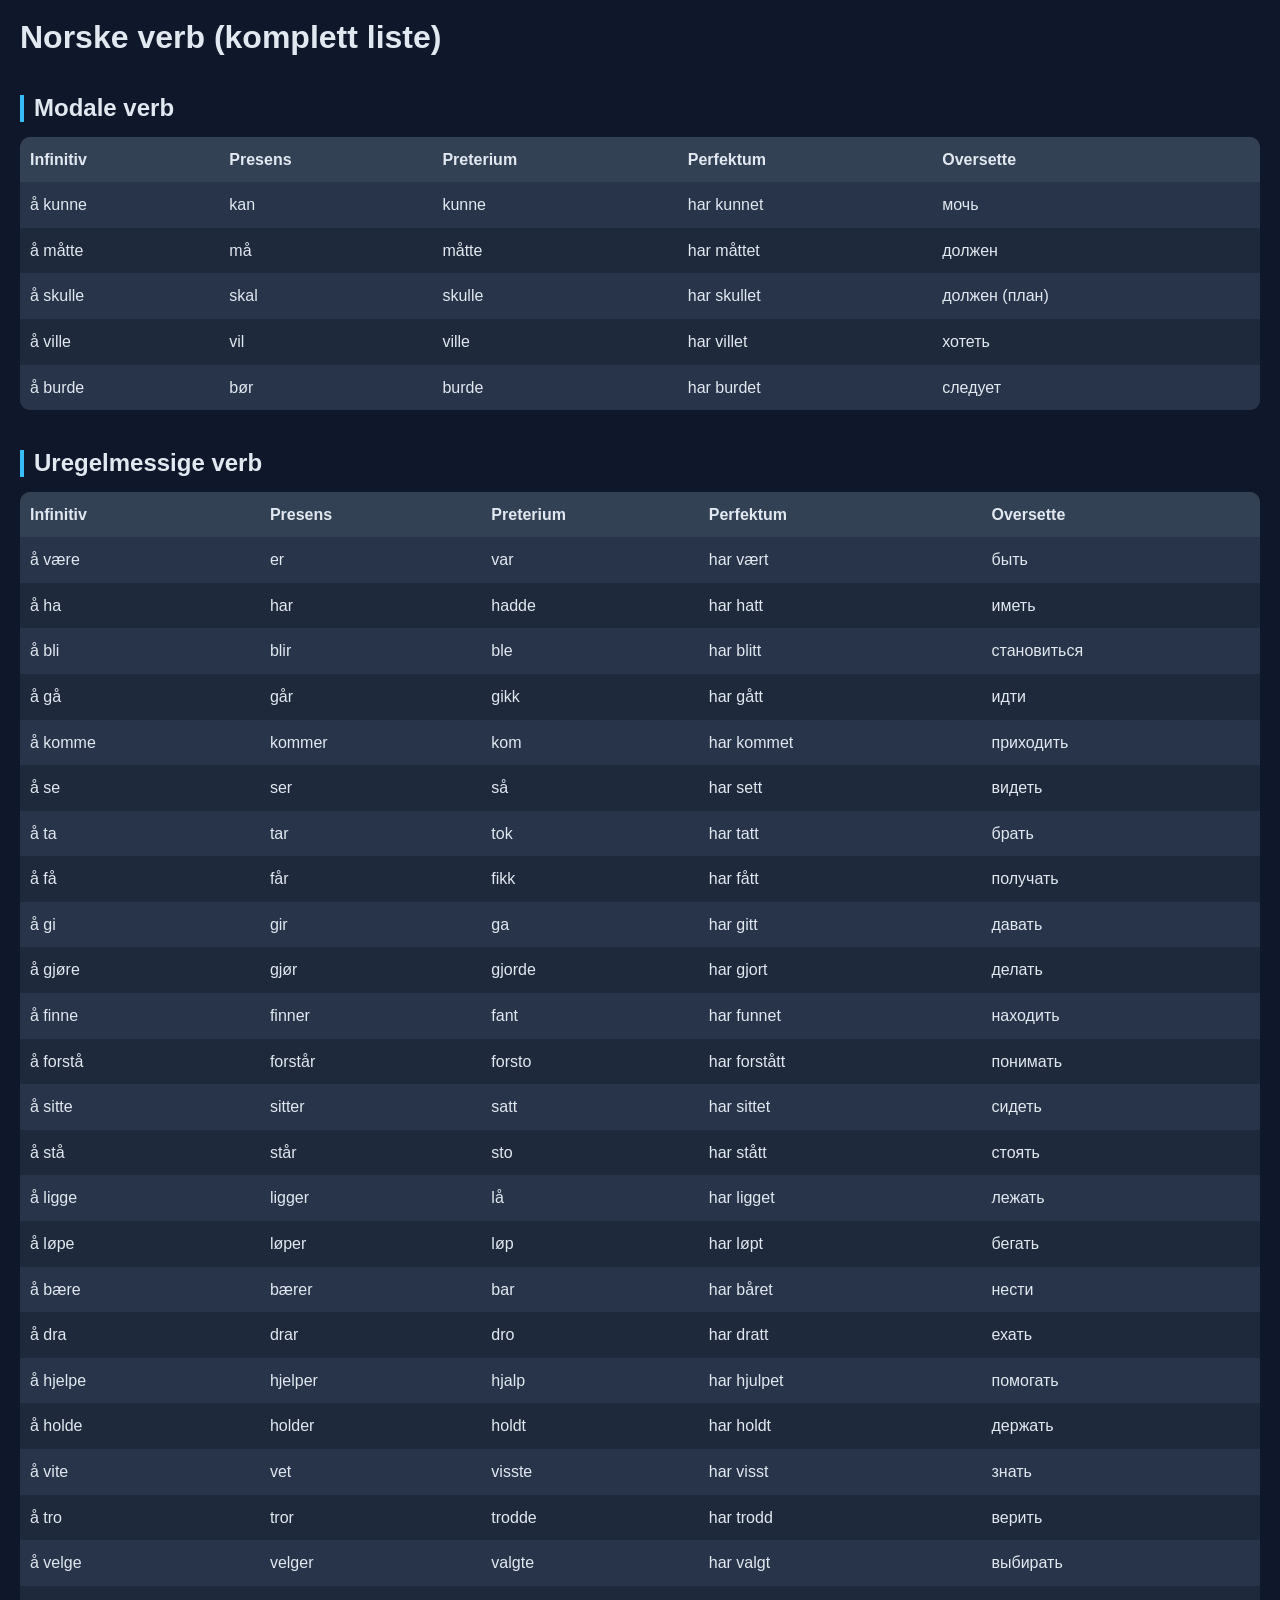
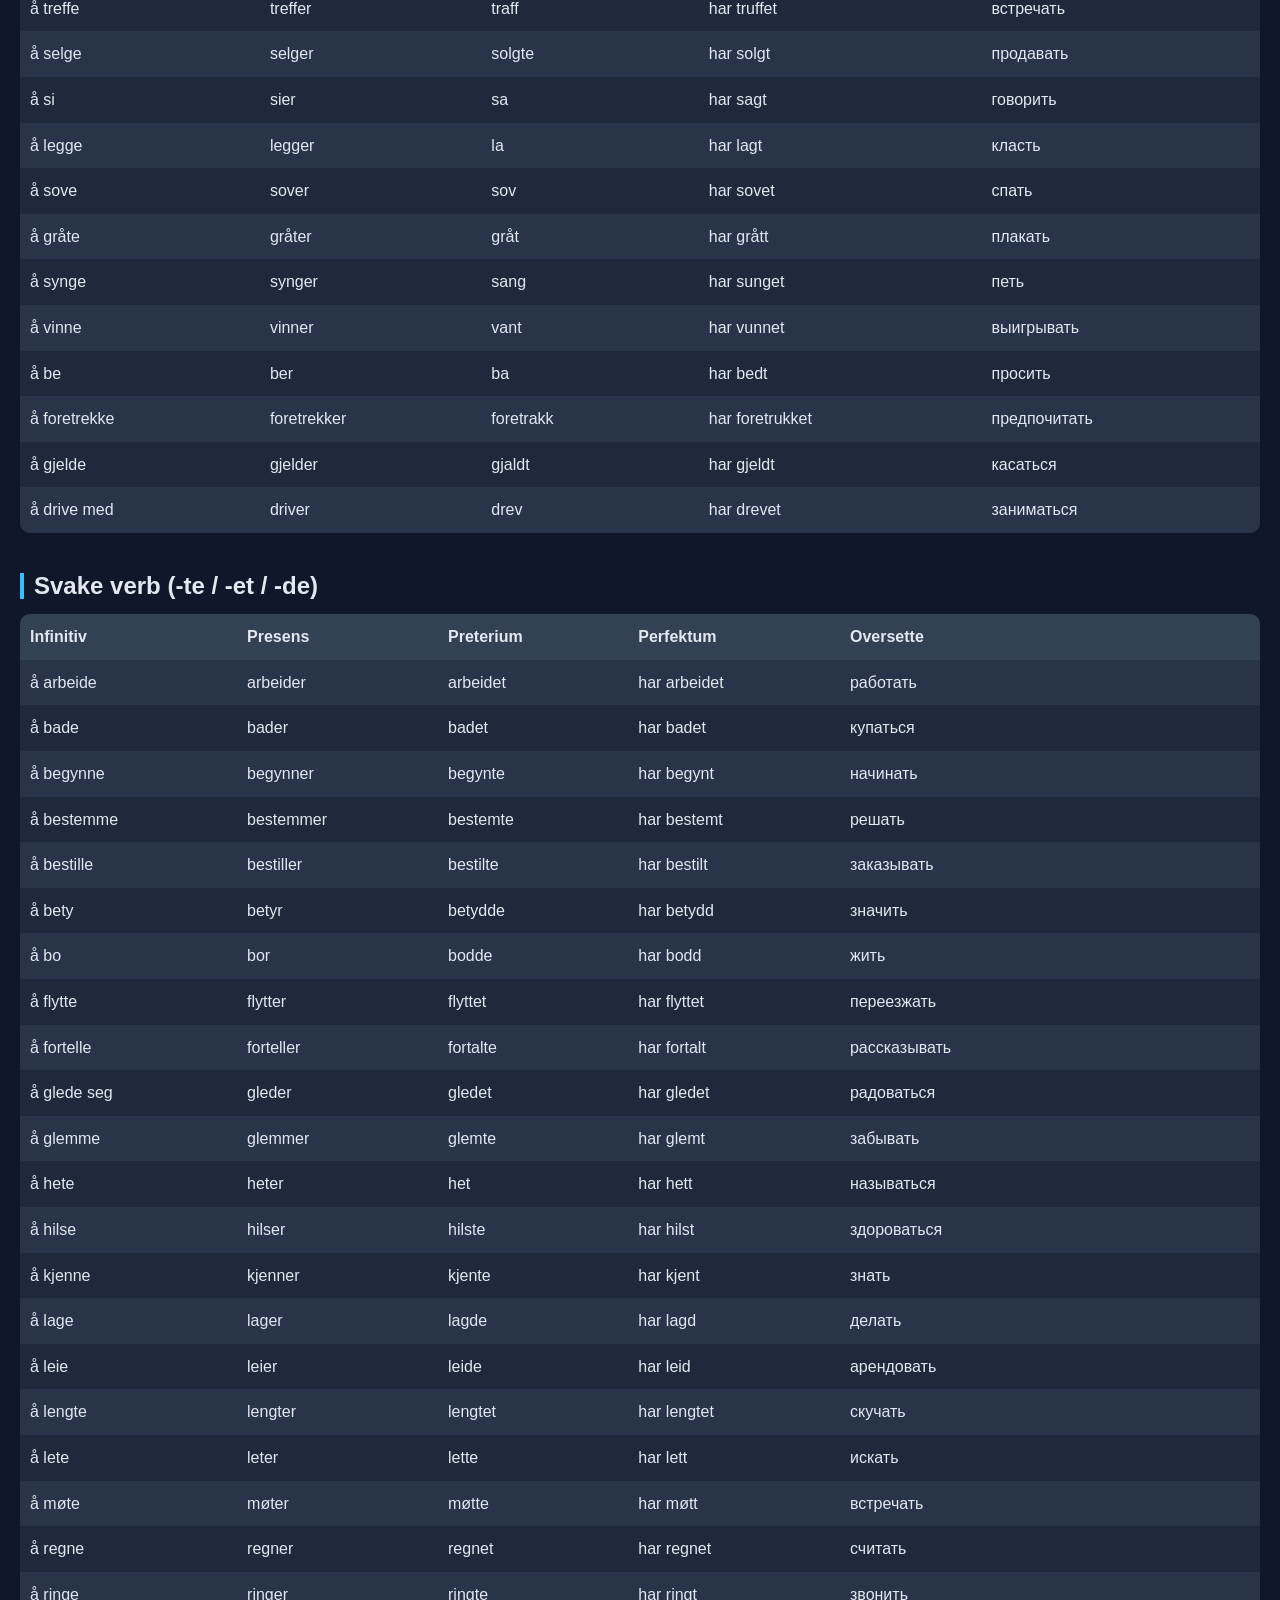
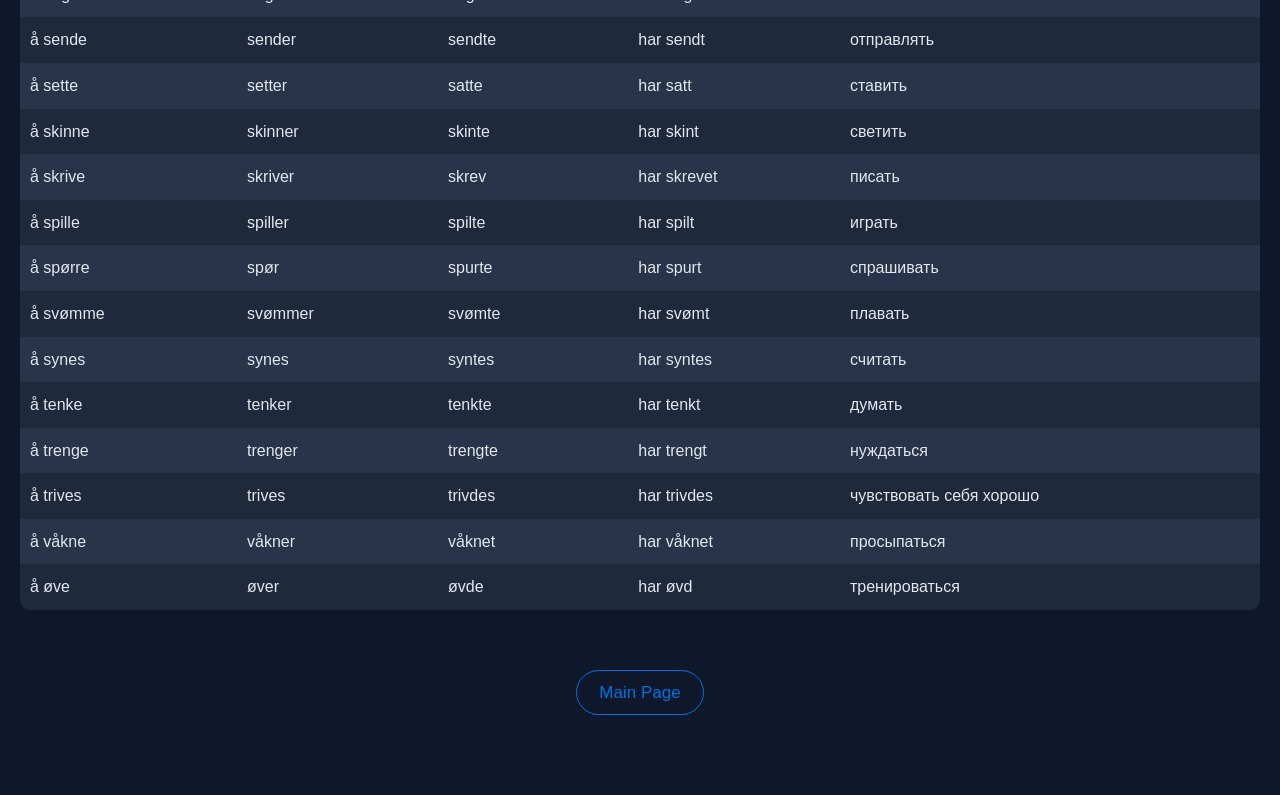
<file: Main/norsk.html>
<!DOCTYPE html>
<html lang="en">
<head>
        <link rel="stylesheet" type="text/css" href="styles.css"/>
        <link rel="stylesheet" type="text/css" href="buttons.css"/>
        <link rel="stylesheet" type="text/css" href="anim-buttons-sm.css"/>

<meta charset="UTF-8">
<meta name="viewport" content="width=device-width, initial-scale=1.0">
<title>Norwegian Verbs</title>
<style>



body {
  font-family: Arial, sans-serif;
  background: #0f172a;
  color: #e2e8f0;
  padding: 20px;
}

h2 {
  margin-top: 40px;
  border-left: 4px solid #38bdf8;
  padding-left: 10px;
}

table {
  width: 100%;
  border-collapse: collapse;
  margin-top: 15px;
  background: #1e293b;
  border-radius: 10px;
  overflow: hidden;
}

th, td {
  padding: 10px;
  text-align: left;
}

th {
  background: #334155;
}

tr:nth-child(even) {
  background: #273449;
}

tr:hover {
  background: #334155;
}

</style>
</head>
<body>

<h1>Norske verb (komplett liste)</h1>

<h2>Modale verb</h2>
<table>
<tr><th>Infinitiv</th><th>Presens</th><th>Preterium</th><th>Perfektum</th><th>Oversette</th></tr>
<tr><td>å kunne</td><td>kan</td><td>kunne</td><td>har kunnet</td><td class="oversette">мочь</td></tr>
<tr><td>å måtte</td><td>må</td><td>måtte</td><td>har måttet</td><td class="oversette">должен</td></tr>
<tr><td>å skulle</td><td>skal</td><td>skulle</td><td>har skullet</td><td class="oversette">должен (план)</td></tr>
<tr><td>å ville</td><td>vil</td><td>ville</td><td>har villet</td><td class="oversette">хотеть</td></tr>
<tr><td>å burde</td><td>bør</td><td>burde</td><td>har burdet</td><td class="oversette">следует</td></tr>
</table>

<h2>Uregelmessige verb</h2>
<table>
<tr><th>Infinitiv</th><th>Presens</th><th>Preterium</th><th>Perfektum</th><th>Oversette</th></tr>
<tr><td>å være</td><td>er</td><td class="ir">var</td><td>har vært</td><td class="oversette">быть</td></tr>
<tr><td>å ha</td><td>har</td><td>hadde</td><td>har hatt</td><td class="oversette">иметь</td></tr>
<tr><td>å bli</td><td>blir</td><td class="ir">ble</td><td>har blitt</td><td class="oversette">становиться</td></tr>
<tr><td>å gå</td><td>går</td><td class="ir">gikk</td><td>har gått</td><td class="oversette">идти</td></tr>
<tr><td>å komme</td><td>kommer</td><td class="ir">kom</td><td>har kommet</td><td class="oversette">приходить</td></tr>
<tr><td>å se</td><td>ser</td><td class="ir">så</td><td>har sett</td><td class="oversette">видеть</td></tr>
<tr><td>å ta</td><td>tar</td><td class="ir">tok</td><td>har tatt</td><td class="oversette">брать</td></tr>
<tr><td>å få</td><td>får</td><td class="ir">fikk</td><td>har fått</td><td class="oversette">получать</td></tr>
<tr><td>å gi</td><td>gir</td><td class="ir">ga</td><td>har gitt</td><td class="oversette">давать</td></tr>
<tr><td>å gjøre</td><td>gjør</td><td class="ir">gjorde</td><td>har gjort</td><td class="oversette">делать</td></tr>
<tr><td>å finne</td><td>finner</td><td class="ir">fant</td><td>har funnet</td><td class="oversette">находить</td></tr>
<tr><td>å forstå</td><td>forstår</td><td class="ir">forsto</td><td>har forstått</td><td class="oversette">понимать</td></tr>
<tr><td>å sitte</td><td>sitter</td><td class="ir">satt</td><td>har sittet</td><td class="oversette">сидеть</td></tr>
<tr><td>å stå</td><td>står</td><td class="ir">sto</td><td>har stått</td><td class="oversette">стоять</td></tr>
<tr><td>å ligge</td><td>ligger</td><td class="ir">lå</td><td>har ligget</td><td class="oversette">лежать</td></tr>
<tr><td>å løpe</td><td>løper</td><td class="ir">løp</td><td>har løpt</td><td class="oversette">бегать</td></tr>
<tr><td>å bære</td><td>bærer</td><td class="ir">bar</td><td>har båret</td><td class="oversette">нести</td></tr>
<tr><td>å dra</td><td>drar</td><td class="ir">dro</td><td>har dratt</td><td class="oversette">ехать</td></tr>
<tr><td>å hjelpe</td><td>hjelper</td><td class="ir">hjalp</td><td>har hjulpet</td><td class="oversette">помогать</td></tr>
<tr><td>å holde</td><td>holder</td><td class="ir">holdt</td><td>har holdt</td><td class="oversette">держать</td></tr>
<tr><td>å vite</td><td>vet</td><td class="ir">visste</td><td>har visst</td><td class="oversette">знать</td></tr>
<tr><td>å tro</td><td>tror</td><td>trodde</td><td>har trodd</td><td class="oversette">верить</td></tr>
<tr><td>å velge</td><td>velger</td><td class="ir">valgte</td><td>har valgt</td><td class="oversette">выбирать</td></tr>
<tr><td>å treffe</td><td>treffer</td><td class="ir">traff</td><td>har truffet</td><td class="oversette">встречать</td></tr>
<tr><td>å selge</td><td>selger</td><td class="ir">solgte</td><td>har solgt</td><td class="oversette">продавать</td></tr>
<tr><td>å si</td><td>sier</td><td class="ir">sa</td><td>har sagt</td><td class="oversette">говорить</td></tr>
<tr><td>å legge</td><td>legger</td><td class="ir">la</td><td>har lagt</td><td class="oversette">класть</td></tr>
<tr><td>å sove</td><td>sover</td><td class="ir">sov</td><td>har sovet</td><td class="oversette">спать</td></tr>
<tr><td>å gråte</td><td>gråter</td><td class="ir">gråt</td><td>har grått</td><td class="oversette">плакать</td></tr>
<tr><td>å synge</td><td>synger</td><td class="ir">sang</td><td>har sunget</td><td class="oversette">петь</td></tr>
<tr><td>å vinne</td><td>vinner</td><td class="ir">vant</td><td>har vunnet</td><td class="oversette">выигрывать</td></tr>
<tr><td>å be</td><td>ber</td><td class="ir">ba</td><td>har bedt</td><td class="oversette">просить</td></tr>
<tr><td>å foretrekke</td><td>foretrekker</td><td class="ir">foretrakk</td><td>har foretrukket</td><td class="oversette">предпочитать</td></tr>
<tr><td>å gjelde</td><td>gjelder</td><td class="ir">gjaldt</td><td>har gjeldt</td><td class="oversette">касаться</td></tr>
<tr><td>å drive med</td><td>driver</td><td class="ir">drev</td><td>har drevet</td><td class="oversette">заниматься</td></tr>
</table>

<h2>Svake verb (-te / -et / -de)</h2>
<table>
<tr><th>Infinitiv</th><th>Presens</th><th>Preterium</th><th>Perfektum</th><th>Oversette</th></tr>
<tr><td>å arbeide</td><td>arbeider</td><td class="et">arbeidet</td><td>har arbeidet</td><td class="oversette">работать</td></tr>
<tr><td>å bade</td><td>bader</td><td class="et">badet</td><td>har badet</td><td class="oversette">купаться</td></tr>
<tr><td>å begynne</td><td>begynner</td><td class="te">begynte</td><td>har begynt</td><td class="oversette">начинать</td></tr>
<tr><td>å bestemme</td><td>bestemmer</td><td class="te">bestemte</td><td>har bestemt</td><td class="oversette">решать</td></tr>
<tr><td>å bestille</td><td>bestiller</td><td class="te">bestilte</td><td>har bestilt</td><td class="oversette">заказывать</td></tr>
<tr><td>å bety</td><td>betyr</td><td class="de">betydde</td><td>har betydd</td><td class="oversette">значить</td></tr>
<tr><td>å bo</td><td>bor</td><td class="de">bodde</td><td>har bodd</td><td class="oversette">жить</td></tr>
<tr><td>å flytte</td><td>flytter</td><td class="et">flyttet</td><td>har flyttet</td><td class="oversette">переезжать</td></tr>
<tr><td>å fortelle</td><td>forteller</td><td class="te">fortalte</td><td>har fortalt</td><td class="oversette">рассказывать</td></tr>
<tr><td>å glede seg</td><td>gleder</td><td class="et">gledet</td><td>har gledet</td><td class="oversette">радоваться</td></tr>
<tr><td>å glemme</td><td>glemmer</td><td class="te">glemte</td><td>har glemt</td><td class="oversette">забывать</td></tr>
<tr><td>å hete</td><td>heter</td><td class="ir">het</td><td>har hett</td><td class="oversette">называться</td></tr>
<tr><td>å hilse</td><td>hilser</td><td class="te">hilste</td><td>har hilst</td><td class="oversette">здороваться</td></tr>
<tr><td>å kjenne</td><td>kjenner</td><td class="te">kjente</td><td>har kjent</td><td class="oversette">знать</td></tr>
<tr><td>å lage</td><td>lager</td><td class="de">lagde</td><td>har lagd</td><td class="oversette">делать</td></tr>
<tr><td>å leie</td><td>leier</td><td class="de">leide</td><td>har leid</td><td class="oversette">арендовать</td></tr>
<tr><td>å lengte</td><td>lengter</td><td class="et">lengtet</td><td>har lengtet</td><td class="oversette">скучать</td></tr>
<tr><td>å lete</td><td>leter</td><td class="te">lette</td><td>har lett</td><td class="oversette">искать</td></tr>
<tr><td>å møte</td><td>møter</td><td class="te">møtte</td><td>har møtt</td><td class="oversette">встречать</td></tr>
<tr><td>å regne</td><td>regner</td><td class="et">regnet</td><td>har regnet</td><td class="oversette">считать</td></tr>
<tr><td>å ringe</td><td>ringer</td><td class="te">ringte</td><td>har ringt</td><td class="oversette">звонить</td></tr>
<tr><td>å sende</td><td>sender</td><td class="te">sendte</td><td>har sendt</td><td class="oversette">отправлять</td></tr>
<tr><td>å sette</td><td>setter</td><td class="te">satte</td><td>har satt</td><td class="oversette">ставить</td></tr>
<tr><td>å skinne</td><td>skinner</td><td class="te">skinte</td><td>har skint</td><td class="oversette">светить</td></tr>
<tr><td>å skrive</td><td>skriver</td><td class="ir">skrev</td><td>har skrevet</td><td class="oversette">писать</td></tr>
<tr><td>å spille</td><td>spiller</td><td class="te">spilte</td><td>har spilt</td><td class="oversette">играть</td></tr>
<tr><td>å spørre</td><td>spør</td><td class="te">spurte</td><td>har spurt</td><td class="oversette">спрашивать</td></tr>
<tr><td>å svømme</td><td>svømmer</td><td class="te">svømte</td><td>har svømt</td><td class="oversette">плавать</td></tr>
<tr><td>å synes</td><td>synes</td><td class="te">syntes</td><td>har syntes</td><td class="oversette">считать</td></tr>
<tr><td>å tenke</td><td>tenker</td><td class="te">tenkte</td><td>har tenkt</td><td class="oversette">думать</td></tr>
<tr><td>å trenge</td><td>trenger</td><td class="te">trengte</td><td>har trengt</td><td class="oversette">нуждаться</td></tr>
<tr><td>å trives</td><td>trives</td><td class="te">trivdes</td><td>har trivdes</td><td class="oversette">чувствовать себя хорошо</td></tr>
<tr><td>å våkne</td><td>våkner</td><td class="et">våknet</td><td>har våknet</td><td class="oversette">просыпаться</td></tr>
<tr><td>å øve</td><td>øver</td><td class="de">øvde</td><td>har øvd</td><td class="oversette">тренироваться</td></tr>
</table>


<div class="next-page">
    <a href="index.html">Main Page</a>
</div>


</body>
</html>
</file>
<file: styles.css>
*,
*::before,
*::after {
  box-sizing: border-box;
  margin: 0;
  padding: 0;
}

img,
picture,
svg {
  display: block;
  max-width: 100%;
}

a {
  color: inherit;
  text-decoration: none;
}

button {
  font: inherit;
  background: none;
  border: none;
  color: inherit;
  cursor: pointer;
}

html {
  scroll-behavior: smooth;
}

/* THEME VARIABLES */
@property --bg {
  syntax: '<color>';
  inherits: true;
  initial-value: #f5f5f5;
}

@property --bg-elev {
  syntax: '<color>';
  inherits: true;
  initial-value: #ffffff;
}

@property --fg {
  syntax: '<color>';
  inherits: true;
  initial-value: #0a0a0a;
}

@property --muted {
  syntax: '<color>';
  inherits: true;
  initial-value: rgba(10, 10, 10, 0.5);
}

@property --border {
  syntax: '<color>';
  inherits: true;
  initial-value: rgba(10, 10, 10, 0.12);
}

@property --glass-bg {
  syntax: '<color>';
  inherits: true;
  initial-value: rgba(10, 10, 10, 0.025);
}

@property --accent {
  syntax: '<color>';
  inherits: true;
  initial-value: #6b00ff;
}

@property --accent-glow {
  syntax: '<color>';
  inherits: true;
  initial-value: rgba(107, 0, 255, 0.35);
}

@property --tone-1 {
  syntax: '<color>';
  inherits: true;
  initial-value: #4a3a7c;
}

@property --tone-2 {
  syntax: '<color>';
  inherits: true;
  initial-value: #2d5a4f;
}

@property --tone-3 {
  syntax: '<color>';
  inherits: true;
  initial-value: #7c3a3a;
}

@property --tone-4 {
  syntax: '<color>';
  inherits: true;
  initial-value: #7c5a3a;
}

@property --tone-5 {
  syntax: '<color>';
  inherits: true;
  initial-value: #3a5a7c;
}

@property --tone-6 {
  syntax: '<color>';
  inherits: true;
  initial-value: #5a3a7c;
}


/* DESIGN TOKENS */
:root {
  /* Light theme */
  --bg: #f5f5f5;
  --bg-elev: #ffffff;
  --fg: #0a0a0a;
  --muted: rgba(10, 10, 10, 0.5);
  --border: rgba(10, 10, 10, 0.12);
  --glass-bg: rgba(10, 10, 10, 0.025);
  --accent: #6b00ff;
  --accent-glow: rgba(107, 0, 255, 0.35);

  --tone-1: #4a3a7c;
  --tone-2: #2d5a4f;
  --tone-3: #7c3a3a;
  --tone-4: #7c5a3a;
  --tone-5: #3a5a7c;
  --tone-6: #5a3a7c;

  /* Motion */
  --ease-spring: cubic-bezier(0.175, 0.885, 0.32, 1.275);
  --ease-smooth: cubic-bezier(0.4, 0, 0.2, 1);

  /* Layout */
  --container: 1440px;
  --gutter: 48px;
  --section-pad: 120px;

  /* Fonts */
  --font-display: 'Unbounded', sans-serif;
  --font-mono: 'JetBrains Mono', ui-monospace, monospace;

  /* Synchronized transition for all theme variables */
  transition:
    --bg 0.4s var(--ease-smooth),
    --bg-elev 0.4s var(--ease-smooth),
    --fg 0.4s var(--ease-smooth),
    --muted 0.4s var(--ease-smooth),
    --border 0.4s var(--ease-smooth),
    --glass-bg 0.4s var(--ease-smooth),
    --accent 0.4s var(--ease-smooth),
    --accent-glow 0.4s var(--ease-smooth),
    --tone-1 0.4s var(--ease-smooth),
    --tone-2 0.4s var(--ease-smooth),
    --tone-3 0.4s var(--ease-smooth),
    --tone-4 0.4s var(--ease-smooth),
    --tone-5 0.4s var(--ease-smooth),
    --tone-6 0.4s var(--ease-smooth);
}

/* BASE */
html {
  background: var(--bg);
  color: var(--fg);
  transition: background 0.5s var(--ease-smooth), color 0.5s var(--ease-smooth);
}

html.dark {
  --bg: #0a0a0a;
  --bg-elev: #141414;
  --fg: #f5f5f5;
  --muted: rgba(255, 255, 255, 0.4);
  --border: rgba(128, 128, 128, 0.4);
  --glass-bg: rgba(255, 255, 255, 0.05);
  --accent: #c4ff00;
  --accent-glow: rgba(196, 255, 0, 0.4);

  --tone-1: #1a1a2e;
  --tone-2: #0d2925;
  --tone-3: #2a0d0d;
  --tone-4: #2a1a0d;
  --tone-5: #0d1a2a;
  --tone-6: #1a0d2a;
}

body {
  font-family: var(--font-mono);
  font-size: 14px;
  line-height: 1.5;
  min-height: 100vh;
  overflow-x: hidden;
  position: relative;
}

/* CANVAS BACKGROUND */
#discharge-canvas {
  position: fixed;
  inset: 0;
  width: 100%;
  height: 100%;
  z-index: 0;
  pointer-events: none;
  opacity: 0.45;
}

/* LAYOUT */
section {
  position: relative;
  z-index: 1;
  padding: var(--section-pad) 0;
}

.section-head {
  max-width: var(--container);
  margin: 0 auto var(--gutter);
  padding: 0 var(--gutter);
}

.section-eyebrow {
  display: inline-block;
  font-size: 11px;
  letter-spacing: 0.3em;
  text-transform: uppercase;
  color: var(--accent);
  margin-bottom: 16px;
}

.section-title {
  font-family: var(--font-display);
  font-weight: 700;
  font-size: clamp(36px, 6vw, 80px);
  letter-spacing: -0.03em;
  line-height: 0.95;
  margin-bottom: 16px;
}

.section-desc {
  font-size: 14px;
  color: var(--muted);
  max-width: 540px;
  line-height: 1.6;
}


/* HERO */
.hero {
  padding: 100px 0 40px;
  min-height: 100vh;
  display: flex;
  align-items: stretch;
}

.hero-grid {
  width: 100%;
  max-width: var(--container);
  margin: 0 auto;
  padding: 0 var(--gutter);
  display: grid;
  grid-template-rows: auto 1fr auto;
  gap: 32px;
}

.hero-top {
  display: flex;
  justify-content: space-between;
  align-items: center;
  font-size: 11px;
  letter-spacing: 0.2em;
  text-transform: uppercase;
  color: var(--muted);
  gap: 16px;
}

.hero-center {
  display: flex;
  flex-direction: column;
  align-items: center;
  justify-content: center;
  padding: 20px 0;
  min-width: 0;
  max-width: 100%;
}

.hero-name-wrap {
  width: 100%;
  display: flex;
  justify-content: center;
  min-width: 0;
  max-width: 100%;
}

.hero-name {
  font-family: var(--font-display);
  font-weight: 900;
  letter-spacing: -0.05em;
  line-height: 0.85;
  white-space: nowrap;
  /* hard guarantee: one line ALWAYS */
  display: inline-block;
  font-size: 100px;
  /* fallback; JS will set real size */
  color: var(--fg);
  transition: transform 0.3s var(--ease-smooth);
  will-change: transform;
}

.hero-name .char {
  display: inline-block;
  opacity: 0;
  transform: translateY(50px);
  transition: color 0.3s ease;
}

.hero-name .char.in {
  animation: charIn 0.9s var(--ease-spring) forwards;
}

.hero-name .char:hover {
  color: var(--accent);
  cursor: default;
}

.hero-name .accent {
  color: var(--accent);
  text-shadow: 0 0 50px var(--accent-glow);
}

@keyframes charIn {
  to {
    opacity: 1;
    transform: translateY(0);
  }
}

.hero-tagline {
  margin-top: 32px;
  font-size: 12px;
  letter-spacing: 0.3em;
  text-transform: uppercase;
  color: var(--muted);
  opacity: 0;
  animation: fadeIn 0.9s ease 1.3s forwards;
  text-align: center;
  min-width: 0;
  max-width: 100%;
}

.hero-tagline .sep {
  color: var(--accent);
  margin: 0 10px;
}

@keyframes fadeIn {
  to {
    opacity: 1;
  }
}

.hero-bottom {
  display: flex;
  justify-content: space-between;
  align-items: flex-end;
  gap: 24px;
  flex-wrap: wrap;
  opacity: 0;
  animation: fadeIn 0.9s ease 1.5s forwards;
}

.chip {
  display: inline-flex;
  align-items: center;
  gap: 14px;
  padding: 12px 20px;
  border-radius: 50px;
  background: var(--glass-bg);
  border: 1px solid var(--border);
  backdrop-filter: blur(12px);
  -webkit-backdrop-filter: blur(12px);
  font-size: 11px;
  letter-spacing: 0.15em;
  text-transform: uppercase;
  transition: all 0.5s var(--ease-spring);
}

.chip:hover {
  transform: translateY(-4px);
  border-color: var(--accent);
  box-shadow: 0 8px 30px var(--accent-glow);
}

.chip-label {
  color: var(--muted);
}

.chip-value {
  font-weight: 700;
}

.chip-dot {
  width: 8px;
  height: 8px;
  border-radius: 50%;
  background: var(--accent);
  box-shadow: 0 0 14px var(--accent);
  animation: pulse 2s ease-in-out infinite;
}

@keyframes pulse {

  0%,
  100% {
    opacity: 1;
    transform: scale(1);
  }

  50% {
    opacity: 0.4;
    transform: scale(0.7);
  }
}

.scroll-indicator {
  font-size: 11px;
  letter-spacing: 0.25em;
  color: var(--muted);
  text-transform: uppercase;
  display: flex;
  align-items: center;
  gap: 10px;
  transition: color 0.3s ease;
}

.scroll-indicator:hover {
  color: var(--fg);
}

.scroll-indicator::after {
  content: '↓';
  animation: bounce 1.6s ease-in-out infinite;
  font-size: 14px;
}

@keyframes bounce {

  0%,
  100% {
    transform: translateY(0);
  }

  50% {
    transform: translateY(5px);
  }
}


/* DUAL */
.dual {
  display: grid;
  grid-template-columns: 1fr 1fr;
  gap: 1px;
  padding: 0;
  background: var(--border);
}

.dual-tile {
  container-type: inline-size;
  position: relative;
  padding: 80px var(--gutter);
  background: var(--bg);
  min-height: 480px;
  display: flex;
  flex-direction: column;
  justify-content: flex-end;
  overflow: hidden;
  transition: background 0.4s var(--ease-smooth);
}

.dual-tile::before {
  content: '';
  position: absolute;
  inset: 0;
  background: radial-gradient(circle at 30% 50%, var(--accent-glow), transparent 70%);
  opacity: 0;
  transition: opacity 0.6s var(--ease-smooth);
}

.dual-tile:hover::before {
  opacity: 0.5;
}

.dual-eyebrow {
  font-size: 11px;
  letter-spacing: 0.3em;
  text-transform: uppercase;
  color: var(--accent);
  position: relative;
  z-index: 1;
}

.dual-title {
  font-family: var(--font-display);
  font-weight: 900;
  font-size: clamp(48px, 18cqi, 120px);
  min-width: 0;
  max-width: 100%;
  letter-spacing: -0.05em;
  line-height: 0.9;
  margin: 16px 0 24px;
  position: relative;
  z-index: 1;
}

.dual-desc {
  color: var(--muted);
  max-width: 380px;
  margin-bottom: 24px;
  position: relative;
  z-index: 1;
}

.dual-cta {
  font-size: 12px;
  letter-spacing: 0.2em;
  text-transform: uppercase;
  color: var(--accent);
  position: relative;
  z-index: 1;
  transition: transform 0.4s var(--ease-spring);
  display: inline-block;
}

.dual-tile:hover .dual-cta {
  transform: translateX(8px);
}


/* STACK MARQUEE */
.marquee {
  overflow: hidden;
  position: relative;
  mask-image: linear-gradient(90deg, transparent, black 10%, black 90%, transparent);
  -webkit-mask-image: linear-gradient(90deg, transparent, black 10%, black 90%, transparent);
}

.marquee-track {
  display: flex;
  gap: 48px;
  animation: marquee 40s linear infinite;
  width: max-content;
  padding: 0 24px;
}

.marquee:hover .marquee-track {
  animation-play-state: paused;
}

.stack-item {
  font-family: var(--font-display);
  font-weight: 700;
  font-size: clamp(32px, 5vw, 60px);
  letter-spacing: -0.02em;
  color: var(--muted);
  transition: color 0.3s ease;
  white-space: nowrap;
}

.stack-item:hover {
  color: var(--accent);
}

@keyframes marquee {
  to {
    transform: translateX(-50%);
  }
}


/*  SOCIALS */
.socials-grid {
  max-width: var(--container);
  margin: 0 auto;
  padding: 0 var(--gutter);
  display: grid;
  grid-template-columns: repeat(auto-fit, minmax(160px, 1fr));
  gap: 16px;
}

.social-tile {
  position: relative;
  aspect-ratio: 1;
  border-radius: 18px;
  overflow: hidden;
  border: 1px solid var(--border);
  display: flex;
  align-items: center;
  justify-content: center;
  padding: 26%;
  transition:
    transform 0.5s var(--ease-spring),
    border-color 0.4s ease,
    box-shadow 0.5s var(--ease-smooth);
}

.social-tile img {
  --icon-scale: 1;
  width: 100%;
  height: 100%;
  object-fit: contain;
  transform: scale(var(--icon-scale));
  transition: transform 0.5s var(--ease-spring);
  filter: drop-shadow(0 2px 8px rgba(0, 0, 0, 0.25));
  position: relative;
  z-index: 1;
}

.social-tile img[alt="YouTube"] {
  --icon-scale: 1.45;
}

.social-tile img[alt="Telegram"] {
  --icon-scale: 0.85;
}

.social-tile img[alt="GitHub"] {
  --icon-scale: 1.55;
}

.social-tile img[alt="LinkedIn"] {
  --icon-scale: 0.85;
}

.social-tile img[alt="Together"] {
  --icon-scale: 1.45;
}

.social-tile::after {
  content: '';
  position: absolute;
  inset: 0;
  background: radial-gradient(circle at 50% 50%, var(--accent-glow), transparent 65%);
  opacity: 0;
  transition: opacity 0.5s var(--ease-smooth);
  pointer-events: none;
  z-index: 0;
}

.social-tile-label {
  position: absolute;
  bottom: 12px;
  left: 50%;
  transform: translateX(-50%) translateY(6px);
  font-family: var(--font-mono);
  font-size: 10px;
  font-weight: 500;
  letter-spacing: 0.2em;
  text-transform: uppercase;
  color: var(--fg);
  opacity: 0;
  transition: opacity 0.4s ease, transform 0.4s var(--ease-spring);
  pointer-events: none;
  white-space: nowrap;
  z-index: 1;
}

.social-tile:hover {
  transform: translateY(-6px);
  border-color: var(--accent);
  box-shadow: 0 14px 40px var(--accent-glow);
}

.social-tile:hover img {
  transform: scale(calc(var(--icon-scale) * 1.08));
}

.social-tile:hover::after {
  opacity: 0.5;
}

.social-tile:hover .social-tile-label {
  opacity: 1;
  transform: translateX(-50%) translateY(0);
}

.social-tile[data-tone="1"] {
  background: linear-gradient(135deg, var(--tone-1), #000);
}

.social-tile[data-tone="2"] {
  background: linear-gradient(135deg, var(--tone-2), #000);
}

.social-tile[data-tone="3"] {
  background: linear-gradient(135deg, var(--tone-3), #000);
}

.social-tile[data-tone="4"] {
  background: linear-gradient(135deg, var(--tone-4), #000);
}

.social-tile[data-tone="5"] {
  background: linear-gradient(135deg, var(--tone-5), #000);
}

.social-tile[data-tone="6"] {
  background: linear-gradient(135deg, var(--tone-6), #000);
}


/* REVEAL */
.reveal {
  opacity: 0;
  transform: translateY(60px);
  transition: opacity 0.9s var(--ease-smooth), transform 0.9s var(--ease-smooth);
}

.reveal.in {
  opacity: 1;
  transform: translateY(0);
}


@media (max-width: 640px) {
  :root {
    --gutter: 20px;
    --section-pad: 60px;
  }

  .dual {
    grid-template-columns: 1fr;
  }

  .dual-tile {
    min-height: 360px;
    padding: 60px var(--gutter);
  }

  .hof-grid {
    grid-template-columns: 1fr;
  }

  .footer-grid {
    grid-template-columns: 1fr;
  }

  .footer-bottom {
    flex-direction: column;
    gap: 8px;
    align-items: flex-start;
  }

  .gallery-card {
    flex: 0 0 280px;
  }

  .hero {
    min-height: auto;
    padding: 140px 0 50px;
  }

  .hero-grid {
    gap: 18px;
  }

  .hero-center {
    padding: 0;
  }

  .hero-top {
    flex-direction: column;
    align-items: flex-start;
    gap: 8px;
  }

  .hero-tagline {
    font-size: 10px;
    letter-spacing: 0.18em;
  }

  .hero-tagline .sep {
    margin: 0 5px;
  }
}

@media (prefers-reduced-motion: reduce) {

  *,
  *::before,
  *::after {
    animation-duration: 0.01ms !important;
    animation-iteration-count: 1 !important;
    transition-duration: 0.01ms !important;
  }

  html {
    scroll-behavior: auto;
  }
}
</file>
<file: header.css>
.site-header {
  position: fixed;
  top: 0;
  left: 0;
  right: 0;
  z-index: 100;
  padding: 20px var(--gutter);
  backdrop-filter: blur(12px);
  -webkit-backdrop-filter: blur(12px);
  background: color-mix(in srgb, var(--bg) 70%, transparent);
  border-bottom: 1px solid var(--border);
}

.header-inner {
  max-width: var(--container);
  margin: 0 auto;
  display: flex;
  align-items: center;
  justify-content: space-between;
  gap: 24px;
}

.header-actions {
  display: flex;
  align-items: center;
  gap: 12px;
}

.brand {
  display: flex;
  align-items: center;
  gap: 12px;
  font-size: 12px;
  letter-spacing: 0.1em;
  text-transform: uppercase;
}

.brand-mark {
  width: 24px;
  height: 24px;
  border-radius: 50%;
  background: var(--accent);
  box-shadow: 0 0 18px var(--accent-glow);
}

.brand-text {
  font-weight: 700;
}

.site-nav {
  display: flex;
  gap: 28px;
  font-size: 12px;
  letter-spacing: 0.1em;
  text-transform: uppercase;
}

.site-nav a {
  color: var(--muted);
  transition: color 0.3s ease;
}

.site-nav a:hover {
  color: var(--fg);
}

.theme-toggle {
  width: 38px;
  height: 38px;
  border-radius: 50%;
  border: 1px solid var(--border);
  background: var(--glass-bg);
  color: var(--fg);
  display: flex;
  align-items: center;
  justify-content: center;
  transition: all 0.5s var(--ease-spring);
}

.theme-toggle:hover {
  transform: translateY(-3px);
  border-color: var(--accent);
  box-shadow: 0 4px 24px var(--accent-glow);
}

.theme-toggle .icon-sun {
  display: none;
}

.theme-toggle .icon-moon {
  display: block;
}

html.dark .theme-toggle .icon-sun {
  display: block;
}

html.dark .theme-toggle .icon-moon {
  display: none;
}

/* HAMBURGER */
.nav-toggle {
  display: none;              /* dont show on desktop */
  width: 38px;
  height: 38px;
  border-radius: 50%;
  border: 1px solid var(--border);
  background: var(--glass-bg);
  flex-direction: column;
  align-items: center;
  justify-content: center;
  gap: 5px;
  transition: all 0.5s var(--ease-spring);
}

.nav-toggle:hover {
  transform: translateY(-3px);
  border-color: var(--accent);
  box-shadow: 0 4px 24px var(--accent-glow);
}

.nav-toggle span {
  display: block;
  width: 18px;
  height: 1.5px;
  background: var(--fg);
  transition: transform 0.4s var(--ease-spring), opacity 0.3s ease;
  transform-origin: center;
}

.nav-toggle.open span:nth-child(1) {
  transform: translateY(6.5px) rotate(45deg);
}

.nav-toggle.open span:nth-child(2) {
  opacity: 0;
}

.nav-toggle.open span:nth-child(3) {
  transform: translateY(-6.5px) rotate(-45deg);
}

/* MOBILE NAV OVERLAY */
.mobile-nav {
  position: fixed;
  inset: 0;
  z-index: 90;
  display: none;                      /* dont show on desktop */
  flex-direction: column;
  align-items: center;
  justify-content: safe center;
  gap: clamp(14px, 3.5vh, 28px);
  padding: 96px 24px 48px;
  overflow-y: auto;
  background: color-mix(in srgb, var(--bg) 92%, transparent);
  backdrop-filter: blur(20px);
  -webkit-backdrop-filter: blur(20px);
  opacity: 0;
  pointer-events: none;
  transition: opacity 0.4s var(--ease-smooth);
}

/* show menu */
@media (max-width: 900px) {
  .site-nav { display: none; } 
  .nav-toggle { display: flex; }
  .mobile-nav { display: flex; }
}

.mobile-nav.open {
  opacity: 1;
  pointer-events: auto;
}

.mobile-nav a {
  font-family: var(--font-display);
  font-weight: 700;
  font-size: clamp(24px, 7vw, 52px);
  letter-spacing: -0.03em;
  line-height: 1;
  color: var(--fg);
  opacity: 0;
  transform: translateY(20px);
  transition: color 0.3s ease,
    opacity 0.5s var(--ease-spring),
    transform 0.5s var(--ease-spring);
}

.mobile-nav.open a {
  opacity: 1;
  transform: translateY(0);
}

.mobile-nav a:hover,
.mobile-nav a:active {
  color: var(--accent);
}

.mobile-nav.open a:nth-child(1) { transition-delay: 0.05s; }
.mobile-nav.open a:nth-child(2) { transition-delay: 0.10s; }
.mobile-nav.open a:nth-child(3) { transition-delay: 0.15s; }
.mobile-nav.open a:nth-child(4) { transition-delay: 0.20s; }
.mobile-nav.open a:nth-child(5) { transition-delay: 0.25s; }
.mobile-nav.open a:nth-child(6) { transition-delay: 0.30s; }
.mobile-nav.open a:nth-child(7) { transition-delay: 0.35s; }
</file>
<file: buttons.css>
/* ── Navbar (navigation bar) ── */
/* -------------------------------------------------------------------------------------------------------------- */
.navbar 
{
    position: fixed;
    top: 20px;
    left: 0;
    right: 0;
    display: grid;
    grid-template-columns: 1fr auto 1fr;
    justify-content: space-between;
    align-items: center;
    padding: 0px 20px;
    z-index: 1000;
    
}

.navbar-left
{
    display: flex;
    align-items: center;
}
.navbar-center
{
    display: flex;
    align-items: center;
}
.navbar-right 
{
    display: flex;
    align-items: center;
    justify-content: flex-end;
    gap: 10px;
}
/* -------------------------------------------------------------------------------------------------------------- */




/* ── BUTTONS ── */
/* -------------------------------------------------------------------------------------------------------------- */
button 
{
    background-color: #eeeeee;
    color: #000000;
    border: 1px solid #cccccc;
    padding: 8px 16px;
    cursor: pointer;
    border-radius: 980px;  /* pill-form like the sign-in button */
    margin: 20px;
    font-size: 13px;
    transition: background 0.2s, border 0.2s;
}


#theme-btn 
{
    border: 1px solid #00000026;
}

#theme-btn:hover 
{
    background-color: #dedede;
    border-color: #0000004d;
}

html.dark #theme-btn 
{
    border-color: rgba(255, 255, 255, 0.2);
}

html.dark #theme-btn:hover 
{
    background-color: #3a3a3a;
    border-color: rgba(255, 255, 255, 0.4);
}
/* -------------------------------------------------------------------------------------------------------------- */




/* -------------------------------------------------------------------------------------------------------------- */
/* ── Next page button ── */
.next-page 
{
    text-align: center;
    padding: 60px 20px;
}

.next-page a 
{
    display: inline-block;
    padding: 8px 22px;  /* size of the button ( pill-form - NEXT PAGE ) */
    border: 1px solid #0071e3;
    border-radius: 980px;        /* pill-form */
    color: #0071e3;
    font-size: 17px;
    text-decoration: none;
    transition: background-color 0.2s, color 0.2s;
}

.next-page a:hover 
{
    background-color: #0071e3;
    color: #ffffff;
    text-decoration: none;
}

/* Dark mode for next page button */
html.dark .next-page a 
{
    border-color: #2997ff;
    color: #2997ff;
}

html.dark .next-page a:hover 
{
    background-color: #2997ff;
    color: #000000;
}
/* -------------------------------------------------------------------------------------------------------------- */




/* -------------------------------------------------------------------------------------------------------------- */
/* ── Sign In button ── */
.sign-in-button 
{
    display: flex;
    
    border: 1px solid rgba(0, 0, 0, 0.15);
}

.sign-in-button:hover 
{
    background-color: #dedede;
    border-color: rgba(0, 0, 0, 0.3);
}

html.dark .sign-in-button 
{
    border-color: rgba(255, 255, 255, 0.2);
}

html.dark  .sign-in-button:hover 
{
    background-color: #3a3a3a;
    border-color: rgba(255, 255, 255, 0.4);
}
/* -------------------------------------------------------------------------------------------------------------- */




/* ── Auth overlay ── */
/* -------------------------------------------------------------------------------------------------------------- */
.authorization-overlay 
{
    display: none;
    position: fixed;
    inset: 0;
    background: rgba(0, 0, 0, 0.6);
    backdrop-filter: blur(6px);
    z-index: 2000;
    align-items: center;
    justify-content: center;
}

.authorization-overlay.active 
{
    display: flex;
}

/* ── Authorization window ── */
.authorization-overlay-window
{
    background: rgba(255, 255, 255, 0.08);
    backdrop-filter: blur(20px);
    border: 1px solid rgba(255, 255, 255, 0.15);
    border-radius: 20px;
    padding: 48px 40px;
    width: 100%;
    max-width: 380px;
    display: flex;
    flex-direction: column;
    gap: 16px;
    position: relative;
}

.authorization-overlay h2
{
    font-size: 28px;
    font-weight: 700;
    color: #f5f5f7;
    margin: 0;
}

.authorization-overlay p 
{
    color: #a1a1a6;
    font-size: 15px;
    margin: 0;
}

.authorization-overlay input 
{
    padding: 14px 16px;
    border-radius: 12px;
    border: 1px solid rgba(255, 255, 255, 0.15);
    background: rgba(255, 255, 255, 0.07);
    color: #f5f5f7;
    font-size: 15px;
    outline: none;
    transition: border 0.2s;
}

.authorization-overlay input:focus 
{
    border-color: #2997ff;
}

.authorization-submit 
{
    padding: 14px;
    border-radius: 12px;
    border: 1px solid rgba(255, 255, 255, 0.15);
    background: #2997ff;
    color: #ffffff;
    font-size: 16px;
    font-weight: 600;
    cursor: pointer;
    transition: background 0.2s;
    margin: 0;
}

.authorization-submit:hover 
{
    background: #0071e3;
}

.authorization-close 
{
    position: absolute;
    top: 16px;
    right: 16px;
    background: rgba(255, 255, 255, 0.1);
    border: none;
    color: #a1a1a6;
    width: 28px;
    height: 28px;
    border-radius: 50%;
    cursor: pointer;
    font-size: 12px;
    display: flex;
    align-items: center;
    justify-content: center;
    margin: 0;
    padding: 0;
}

.authorization-close:hover 
{
    background: rgba(255, 255, 255, 0.2);
    color: #f5f5f7;
}

.auth-cancel 
{
    padding: 14px;
    border-radius: 12px;
    border: 1px solid rgba(255, 255, 255, 0.15);
    background: transparent;
    color: #a1a1a6;
    font-size: 16px;
    cursor: pointer;
    transition: background 0.2s, color 0.2s;
    margin: 0;
}

.auth-cancel:hover 
{
    background: rgba(255, 255, 255, 0.08);
    color: #f5f5f7;
}

.auth-cancel:hover 
{
    background: #0071e3;
}
/* -------------------------------------------------------------------------------------------------------------- */




/* -------------------------------------------------------------------------------------------------------------- */
/* Main menu (---) */
.menu-hidden-button
{
    display: flex;
    border: 1px solid rgba(0, 0, 0, 0.15);
}

.menu-hidden-button:hover 
{
    background-color: #dedede;
    border-color: rgba(0, 0, 0, 0.3);
}

html.dark .menu-hidden-button 
{
    border-color: rgba(255, 255, 255, 0.2);
}

html.dark .menu-hidden-button:hover 
{
    background-color: #3a3a3a;
    border-color: rgba(255, 255, 255, 0.4);
}
/* -------------------------------------------------------------------------------------------------------------- */




/* Main menu ( right side of the page ) */
/* -------------------------------------------------------------------------------------------------------------- */
.menu-container-main
{
    position: relative;
}

#menu_main
{
    width: max-content;
    height: max-content;
    backdrop-filter: blur(20px);
    position: absolute;
    right: 1%;
    display: grid;
    gap: 8px;
    margin: 10px;
    padding: 20px;
    min-width: 1px;
    background: rgba(37, 33, 33, 0.02);
    background-color: rgba(255, 255, 255, 0.15);
    border-radius: 12px;
    color: #f5f5f7;

}

#menu_main a
{
    
    display: block;
    padding: 10px 20px;
    color: #f5f5f7;
    text-decoration: none;
    border-radius: 8px;
    font-size: 14px;
    transition: background 0.2s, color 0.2s;
}

#menu_main a:hover
{
    background-color: #a1a1a6;
    color: #ffffff;
}

/* -------------------------------------------------------------------------------------------------------------- */




/* -------------------------------------------------------------------------------------------------------------- */
.search-button
{
    display: flex;
    align-items: center;
    gap: 6px;
    width: 100px;
    height: 40px;
    font-size: 14px;
    cursor: pointer;
    transition: width 0.5s ease-in-out;
    outline: none;
    overflow: hidden;
    text-align: center;
}

.search-button:hover
{
    background-color: #f5f5f7;
    border-color: rgba(0, 0, 0, 0.3);
    width: 200px;
    cursor: text;
}

html.dark .search-button 
{
    border-color: rgba(255, 255, 255, 0.2);
}

html.dark .search-button:hover 
{
    background-color: #3a3a3a;
    border-color: rgba(255, 255, 255, 0.4);
}
/* -------------------------------------------------------------------------------------------------------------- */
</file>
<file: anim-buttons-sm.css>
.social-buttons 
{
    display: flex;
    flex-direction: row;
    align-items: center;
    gap: 12px;
    flex-wrap: wrap; /* Allow buttons to wrap to the next line if necessary */
}

.social-button
{
    position: relative;
    display: flex;
    align-items: center;
    justify-content: center;
    height: 50px;
    width: 50px;
    padding: 10px;
    border-radius: 50px;
    text-decoration: none;
    background: rgba(255, 255, 255, 0.05);
    border: 1px solid rgba(128, 128, 128, 0.4);
    overflow: hidden;
    transition: all 0.5s cubic-bezier(0.175, 0.885, 0.32, 1.275);
    cursor: pointer;
    
}

.social-button:hover
{
    width: 180px;
    background: #ffffff;
    transform: translateY(-5px);
}

.social-icon
{
    width: 44px;
    height: 44px;
    min-width: 44px;
    color: rgba(255, 255, 255, 0.4);
    transition: all 0.5s ease;
}

.social-icon-github
{
    width: 75px;
    height: 75px;
    min-width: 75px;
    color: rgba(255, 255, 255, 0.4);
    transition: all 0.5s ease;
}

.social-label
{
    opacity: 0;
    width: 0;
    overflow: hidden;
    white-space: nowrap;
    font-size: 15px;
    font-weight: 600;
    color: #000000;
    margin-left: 0;
    transition: opacity 0.3s ease 0.1s, width 0.3s ease, margin-left 0.3s ease;

}

.social-button:hover .social-label 
{
    display: flex;
    align-items: center;
    justify-content: center;
    opacity: 1;
    width: 90px;
    margin-left: 10px;
}


html.dark .social-button:hover 
{
    background: rgba(255, 255, 255, 0.7);
}
</file>
<file: DEV/dev_page.css>
:root {
    --bg: #0a0e14;
    --panel: #111620;
    --border: #1e3a5f;
    --accent: #00aaff;
    --accent2: #ff6b00;
    --accent3: #00ff88;
    --text: #c8d8e8;
    --muted: #5a7a99;
    --heading: #e8f4ff;
    --ru: #cc3333;
    --ua: #ffd500;
    --en: #3399ff;
    --no: #cc8800;
}

* {
    box-sizing: border-box;
    margin: 0;
    padding: 0;
}

body {
    background: var(--bg);
    color: var(--text);
    font-family: 'Rajdhani', sans-serif;
    font-size: 15px;
    line-height: 1.6;
    min-height: 100vh;
}

body::before {
    content: '';
    position: fixed;
    inset: 0;
    background: repeating-linear-gradient(0deg, transparent, transparent 2px,
            rgba(0, 0, 0, 0.08) 2px, rgba(0, 0, 0, 0.08) 4px);
    pointer-events: none;
    z-index: 1000;
}

/* ============ HERO ============ */
.hero {
    background: linear-gradient(135deg, #060a10 0%, #0a1825 40%, #061228 100%);
    border-bottom: 2px solid var(--accent);
    padding: 40px 20px 24px;
    text-align: center;
    position: relative;
    overflow: hidden;
}

.hero::before {
    content: '';
    position: absolute;
    top: -50%;
    left: -50%;
    width: 200%;
    height: 200%;
    background: radial-gradient(ellipse at center, rgba(0, 170, 255, 0.06) 0%, transparent 60%);
    animation: pulse 4s ease-in-out infinite;
}

@keyframes pulse {

    0%,
    100% {
        opacity: 0.5;
        transform: scale(1);
    }

    50% {
        opacity: 1;
        transform: scale(1.05);
    }
}

.loco-title {
    font-family: 'Orbitron', monospace;
    font-size: clamp(32px, 8vw, 72px);
    font-weight: 900;
    color: var(--accent);
    text-shadow: 0 0 30px rgba(0, 170, 255, 0.5), 0 0 60px rgba(0, 170, 255, 0.2);
    letter-spacing: 8px;
    position: relative;
    z-index: 1;
}

.loco-subtitle {
    font-family: 'Share Tech Mono', monospace;
    font-size: 12px;
    color: var(--muted);
    letter-spacing: 4px;
    margin-top: 8px;
    position: relative;
    z-index: 1;
}

/* ============ LANG SWITCHER ============ */
.lang-switcher {
    display: flex;
    justify-content: center;
    gap: 24px;
    margin-top: 20px;
    position: relative;
    z-index: 1;
    flex-wrap: wrap;
}

.lang-group {
    display: flex;
    flex-direction: column;
    align-items: center;
    gap: 6px;
}

.lang-group-label {
    font-family: 'Share Tech Mono', monospace;
    font-size: 9px;
    letter-spacing: 2px;
    color: var(--muted);
    text-transform: uppercase;
}

.lang-toggle {
    display: flex;
    border: 1px solid var(--border);
    border-radius: 4px;
    overflow: hidden;
}

.lang-btn {
    font-family: 'Share Tech Mono', monospace;
    font-size: 12px;
    font-weight: 700;
    letter-spacing: 1px;
    padding: 6px 16px;
    background: var(--panel);
    border: none;
    color: var(--muted);
    cursor: pointer;
    transition: all 0.2s;
}

.lang-btn.active[data-lang="ru"] {
    background: rgba(204, 51, 51, 0.25);
    color: #ff7777;
}

.lang-btn.active[data-lang="ua"] {
    background: rgba(255, 213, 0, 0.2);
    color: #ffe055;
}

.lang-btn.active[data-lang="en"] {
    background: rgba(51, 153, 255, 0.25);
    color: #77bbff;
}

.lang-btn.active[data-lang="no"] {
    background: rgba(204, 136, 0, 0.25);
    color: #ffcc55;
}

.lang-btn:not(.active):hover {
    color: var(--text);
    background: rgba(255, 255, 255, 0.04);
}

/* ============ LAYOUT ============ */
.container {
    max-width: 980px;
    margin: 0 auto;
    padding: 20px 16px;
}

.nav-tabs {
    display: flex;
    gap: 4px;
    margin: 24px 0 0;
    flex-wrap: wrap;
}

.nav-tab {
    font-family: 'Share Tech Mono', monospace;
    font-size: 11px;
    letter-spacing: 1.5px;
    padding: 8px 16px;
    background: var(--panel);
    border: 1px solid var(--border);
    color: var(--muted);
    cursor: pointer;
    transition: all 0.2s;
    text-transform: uppercase;
    border-bottom: none;
}

.nav-tab.active {
    background: var(--bg);
    border-color: var(--accent);
    color: var(--accent);
    border-bottom: 1px solid var(--bg);
    margin-bottom: -1px;
}

.nav-tab:hover:not(.active) {
    border-color: var(--muted);
    color: var(--text);
}

.content-area {
    border: 1px solid var(--border);
    background: var(--panel);
    padding: 24px;
    animation: fadeIn 0.25s ease;
}

.tab-pane {
    display: none;
    animation: fadeIn 0.3s ease;
}

.tab-pane.active {
    display: block;
}

@keyframes fadeIn {
    from {
        opacity: 0;
        transform: translateY(4px);
    }

    to {
        opacity: 1;
        transform: translateY(0);
    }
}

/* ============ SECTION HEADERS ============ */
.section-header {
    font-family: 'Orbitron', monospace;
    font-size: 13px;
    font-weight: 700;
    letter-spacing: 3px;
    color: var(--accent2);
    text-transform: uppercase;
    border-left: 3px solid var(--accent2);
    padding-left: 12px;
    margin: 28px 0 16px;
}

.section-header:first-child {
    margin-top: 0;
}

/* ============ BILINGUAL CARD ============ */
.tricard {
    background: rgba(0, 0, 0, 0.3);
    border: 1px solid var(--border);
    border-radius: 2px;
    margin-bottom: 12px;
    overflow: hidden;
}

.tricard-title {
    font-family: 'Orbitron', monospace;
    font-size: 11px;
    font-weight: 700;
    letter-spacing: 2px;
    color: var(--heading);
    background: rgba(0, 170, 255, 0.08);
    border-bottom: 1px solid var(--border);
    padding: 10px 16px;
    text-transform: uppercase;
}

.tricard-body {
    padding: 16px;
}

.lang-row {
    display: grid;
    grid-template-columns: 30px 1fr;
    gap: 8px 12px;
    margin-bottom: 12px;
    align-items: start;
}

.lang-row:last-child {
    margin-bottom: 0;
}

.lang-row[hidden] {
    display: none;
}

.lang-flag {
    font-family: 'Share Tech Mono', monospace;
    font-size: 10px;
    font-weight: 700;
    letter-spacing: 1px;
    padding: 2px 4px;
    text-align: center;
    border-radius: 2px;
    margin-top: 2px;
}

.lang-flag.ru {
    background: rgba(204, 51, 51, 0.3);
    color: #ff8888;
    border: 1px solid var(--ru);
}

.lang-flag.ua {
    background: rgba(255, 213, 0, 0.25);
    color: #ffe366;
    border: 1px solid var(--ua);
}

.lang-flag.en {
    background: rgba(51, 153, 255, 0.3);
    color: #88ccff;
    border: 1px solid var(--en);
}

.lang-flag.no {
    background: rgba(204, 136, 0, 0.3);
    color: #ffcc66;
    border: 1px solid var(--no);
}

.lang-text {
    font-size: 14px;
    line-height: 1.6;
}

.lang-text.ru,
.lang-text.ua {
    color: #ddeeff;
}

.lang-text.en {
    color: #ccddff;
}

.lang-text.no {
    color: #ffeedd;
}

/* ============ TABLES ============ */
.specs-table {
    width: 100%;
    border-collapse: collapse;
    font-family: 'Share Tech Mono', monospace;
    font-size: 12px;
    margin-bottom: 20px;
}

.specs-table th {
    background: rgba(0, 170, 255, 0.1);
    color: var(--accent);
    font-size: 10px;
    letter-spacing: 2px;
    padding: 8px 12px;
    text-align: left;
    border-bottom: 1px solid var(--accent);
    text-transform: uppercase;
}

.specs-table td {
    padding: 7px 12px;
    border-bottom: 1px solid rgba(30, 58, 95, 0.5);
    color: var(--text);
    vertical-align: top;
}

.specs-table tr:hover td {
    background: rgba(0, 170, 255, 0.04);
}

.specs-table td:first-child {
    color: var(--muted);
    width: 35%;
}

.sym-table {
    width: 100%;
    border-collapse: collapse;
    font-size: 13px;
    margin-bottom: 16px;
}

.sym-table th {
    font-family: 'Share Tech Mono', monospace;
    font-size: 10px;
    letter-spacing: 2px;
    padding: 8px 10px;
    text-align: left;
    border-bottom: 1px solid var(--border);
    text-transform: uppercase;
}

.sym-table th.col-sym {
    color: var(--accent);
    width: 80px;
    text-align: center;
}

.sym-table th.col-slav {
    color: #ff8888;
}

.sym-table th.col-germ {
    color: #88ccff;
}

.sym-table td {
    padding: 7px 10px;
    border-bottom: 1px solid rgba(30, 58, 95, 0.4);
    vertical-align: top;
}

.sym-table tr:hover td {
    background: rgba(0, 170, 255, 0.03);
}

.sym-cell {
    font-family: 'Share Tech Mono', monospace;
    font-size: 15px;
    font-weight: bold;
    color: var(--accent3);
    text-align: center;
    background: rgba(0, 255, 136, 0.08);
    border: 1px solid rgba(0, 255, 136, 0.2);
    border-radius: 3px;
    padding: 4px 8px;
}

/* ============ STEPS ============ */
.step {
    display: flex;
    gap: 16px;
    margin-bottom: 20px;
    align-items: flex-start;
}

.step-num {
    font-family: 'Orbitron', monospace;
    font-size: 18px;
    font-weight: 900;
    color: var(--accent);
    background: rgba(0, 170, 255, 0.1);
    border: 1px solid var(--accent);
    min-width: 44px;
    height: 44px;
    display: flex;
    align-items: center;
    justify-content: center;
    flex-shrink: 0;
}

.step-content {
    flex: 1;
}

/* ============ SVG DIAGRAM WRAP ============ */
.svg-diagram {
    background: rgba(0, 0, 0, 0.4);
    border: 1px solid var(--border);
    border-radius: 4px;
    padding: 16px;
    margin: 16px 0;
    overflow-x: auto;
}

.svg-diagram svg {
    width: 100%;
    height: auto;
    display: block;
}

.diagram-legend {
    display: flex;
    flex-wrap: wrap;
    gap: 10px 18px;
    margin-top: 12px;
    font-family: 'Share Tech Mono', monospace;
    font-size: 11px;
}

.legend-item {
    display: flex;
    align-items: center;
    gap: 6px;
    color: var(--muted);
}

.legend-swatch {
    width: 14px;
    height: 14px;
    border-radius: 2px;
    flex-shrink: 0;
}

.diagram {
    background: rgba(0, 0, 0, 0.4);
    border: 1px solid var(--border);
    padding: 20px;
    font-family: 'Share Tech Mono', monospace;
    font-size: 12px;
    color: var(--accent3);
    line-height: 1.8;
    margin: 16px 0;
    white-space: pre;
    overflow-x: auto;
}

/* ============ HELPERS ============ */
.hl {
    color: var(--accent);
    font-weight: 600;
}

.hl2 {
    color: var(--accent2);
    font-weight: 600;
}

.hl3 {
    color: var(--accent3);
    font-weight: 600;
}

.info-box {
    border-left: 3px solid var(--accent3);
    background: rgba(0, 255, 136, 0.05);
    padding: 12px 16px;
    margin: 16px 0;
    font-size: 13px;
}

.warn-box {
    border-left: 3px solid var(--accent2);
    background: rgba(255, 107, 0, 0.05);
    padding: 12px 16px;
    margin: 16px 0;
    font-size: 13px;
}

.footer {
    text-align: center;
    font-family: 'Share Tech Mono', monospace;
    font-size: 10px;
    color: var(--muted);
    padding: 20px;
    letter-spacing: 2px;
    border-top: 1px solid var(--border);
    margin-top: 40px;
}

/* ============ SVG ELEMENT STYLES ============ */
.svg-body {
    fill: #0d1622;
    stroke: var(--border);
    stroke-width: 2;
}

.svg-bogie {
    fill: #16202e;
    stroke: var(--accent);
    stroke-width: 1.5;
}

.svg-wheel {
    fill: #1a2838;
    stroke: var(--muted);
    stroke-width: 2;
}

.svg-motor {
    fill: rgba(255, 107, 0, 0.15);
    stroke: var(--accent2);
    stroke-width: 1.5;
}

.svg-panto {
    fill: none;
    stroke: var(--accent3);
    stroke-width: 2;
}

.svg-label {
    fill: var(--heading);
    font-family: 'Share Tech Mono', monospace;
    font-size: 11px;
}

.svg-label-sm {
    fill: var(--muted);
    font-family: 'Share Tech Mono', monospace;
    font-size: 9px;
}

.svg-label-accent {
    fill: var(--accent);
    font-family: 'Orbitron', monospace;
    font-weight: 700;
    font-size: 13px;
}

.svg-wire {
    stroke: var(--accent3);
    stroke-width: 1.5;
    fill: none;
}

.svg-rail {
    stroke: var(--muted);
    stroke-width: 2;
}

@media (max-width: 600px) {
    .nav-tab {
        font-size: 10px;
        padding: 7px 10px;
    }

    .diagram {
        font-size: 10px;
    }

    .lang-switcher {
        gap: 16px;
    }
}
</file>
<file: Main/styles.css>
/* ── Global Styles ( reset styles in browsers ) ── */
/* -------------------------------------------------------------------------------------------------------------- */
*{
    margin: 0;
    padding: 0;
}
/* -------------------------------------------------------------------------------------------------------------- */






/* Box sizing rules */
/* -------------------------------------------------------------------------------------------------------------- */
*,
*::before,
*::after 
{
  box-sizing: border-box;
}

/* Prevent font size inflation */
html 
{
  text-size-adjust: none;
}

/* Remove default margin in favour of better control in authored CSS */
body, h1, h2, h3, h4, p,
figure, blockquote, dl, dd 
{
  margin: 0;
}

/* Remove list styles on ul, ol elements with a list role, which suggests default styling will be removed */
ul[role='list'],
ol[role='list'] 
{
  list-style: none;
}

/* Set core body defaults */
body 
{
  min-height: 100vh;
  line-height: 1.5;
}

/* Set shorter line heights on headings and interactive elements */
h1, h2, h3, h4,
button, input, label 
{
  line-height: 1.1;
}

/* Balance text wrapping on headings */
h1, h2,
h3, h4 
{
  text-wrap: balance;
}

/* A elements that don't have a class get default styles */
a:not([class]) 
{
  text-decoration-skip-ink: auto;
  color: currentColor;
}

/* Make images easier to work with */
img,
picture 
{
  max-width: 100%;
  display: block;
}

/* Inherit fonts for inputs and buttons */
input, button,
textarea, select 
{
  font: inherit;
}

/* Make sure textarea without a rows attribute are not tiny */
textarea:not([rows]) 
{
  min-height: 10em;
}

/* Anything that has been anchored to should have extra scroll margin */
:target 
{
  scroll-margin-block: 5ex;
}

/* -------------------------------------------------------------------------------------------------------------- */






/* ── Links ── */
/* -------------------------------------------------------------------------------------------------------------- */
a:link    { color: #0071e3; text-decoration: none; }
a:visited { color: #0071e3; text-decoration: none; }
a:hover   { color: #0077ed; text-decoration: underline; text-underline-offset: 3px; }
a:active  { color: #005bb5; text-decoration: none; }


body 
{
    background-color: #ffffff;
    color: #1d1d1f;
    line-height: 1.6;
}

/* ── Hero (header) ── */
.hero 
{
    text-align: center;
    padding: 100px 20px 60px;
    border-bottom: 1px solid #d2d2d7;
    position: relative;
    overflow: hidden;
}
/* -------------------------------------------------------------------------------------------------------------- */






/* Blue and lilac glow */
/* -------------------------------------------------------------------------------------------------------------- */
.hero::before,
.hero::after 
{
    content: '';
    position: absolute;
    border-radius: 50%;
    filter: blur(80px);
    opacity: 0.35;
    pointer-events: none;
    z-index: 0;
}

.hero::before /* blue picture left */
{
    width: 35%;
    height: 150%;
    background: #2997ff;       
    top: -50%;
    left: -10%;
}

.hero::after /* lilia picture right */
{
    width: 35%;
    height: 150%;
    background: #bf5af2;       
    top: -50%;
    left: 75%;
}


/* text position */
.hero-name,
.hero-sub 
{
    position: relative;
    z-index: 1;
}
html.dark .hero::before { opacity: 0.45; }
html.dark .hero::after  { opacity: 0.45; }


.hero-name 
{
    font-size: 72px;
    font-weight: 700;
    letter-spacing: -2px;
    color: #1d1d1f;
}

.hero-sub 
{
    font-size: 21px;
    color: #6e6e73;
    margin-top: 8px;
}

/* ── Sections ── */
.section 
{
    max-width: 700px;
    margin: 0 auto;
    padding: 60px 20px;
    border-bottom: 1px solid #d2d2d7;
}

.section h2 
{
    font-size: 28px;
    font-weight: 600;
    margin-bottom: 16px;
    color: #1d1d1f;
}

.section p 
{
    font-size: 17px;
    color: #6e6e73;
}

/* ── Dark mode ── */
html.dark body
{
    background-color: #000000;
    color: #f5f5f7;
}

html.dark body button 
{
    background-color: #2a2a2a;
    color: #e0e0e0;
    border-color: #444444;
}

html.dark a:link,
html.dark a:visited { color: #2997ff; }
html.dark a:hover   { color: #61b0ff; }

html.dark .hero 
{
    border-bottom-color: #2d2d2f;
}

html.dark .hero-name 
{
    color: #f5f5f7;
}

html.dark .hero-sub 
{
    color: #a1a1a6;
}

html.dark .section 
{
    border-bottom-color: #2d2d2f;
}

html.dark .section h2 
{
    color: #f5f5f7;
}

html.dark .section p 
{
    color: #a1a1a6;
}
/* -------------------------------------------------------------------------------------------------------------- */






/* ── Sidebar Badges ── */
/* -------------------------------------------------------------------------------------------------------------- */
.sidebar-badges 
{
    position: fixed;
    bottom: 20px;
    left: 20px;
    display: flex;
    flex-direction: column;
    gap: 15px;  /* space between badges */
    z-index: 100;
}

.sidebar-badges_activity 
{
    opacity: 0.4;   /* not active */
    transition: opacity 0.3s;
    display: block;
}
.sidebar-badges_activity:hover 
{
    opacity: 0.8;               /* active */
}

.sidebar-badges_activity img 
{
    height: 20px;              
    width: auto;
    border-radius: 4px;
    filter: grayscale(100%);  /* black and white */
    transition: filter 0.3s ease-in-out, opacity 0.3s ease-in-out;
    display: block;     
}

.sidebar-badges_activity:hover img 
{
    filter: grayscale(0%);      /* colors */
}
/* -------------------------------------------------------------------------------------------------------------- */





/* ── Elektric Background ── */
/* -------------------------------------------------------------------------------------------------------------- */
.bg-canvas
{
    position: fixed;
    inset: 0;
    z-index: -1;
    pointer-events: none;
}
</file>
<file: Main/buttons.css>
/* ── Navbar (navigation bar) ── */
/* -------------------------------------------------------------------------------------------------------------- */
.navbar 
{
    position: fixed;
    top: 20px;
    left: 0;
    right: 0;
    display: grid;
    grid-template-columns: 1fr auto 1fr;
    justify-content: space-between;
    align-items: center;
    padding: 0px 20px;
    z-index: 1000;
    
}

.navbar-left
{
    display: flex;
    align-items: center;
}
.navbar-center
{
    display: flex;
    align-items: center;
}
.navbar-right 
{
    display: flex;
    align-items: center;
    justify-content: flex-end;
    gap: 10px;
}
/* -------------------------------------------------------------------------------------------------------------- */




/* ── BUTTONS ── */
/* -------------------------------------------------------------------------------------------------------------- */
button 
{
    background-color: #eeeeee;
    color: #000000;
    border: 1px solid #cccccc;
    padding: 8px 16px;
    cursor: pointer;
    border-radius: 980px;  /* pill-form like the sign-in button */
    margin: 20px;
    font-size: 13px;
    transition: background 0.2s, border 0.2s;
}


#theme-btn 
{
    border: 1px solid #00000026;
}

#theme-btn:hover 
{
    background-color: #dedede;
    border-color: #0000004d;
}

html.dark #theme-btn 
{
    border-color: rgba(255, 255, 255, 0.2);
}

html.dark #theme-btn:hover 
{
    background-color: #3a3a3a;
    border-color: rgba(255, 255, 255, 0.4);
}
/* -------------------------------------------------------------------------------------------------------------- */




/* -------------------------------------------------------------------------------------------------------------- */
/* ── Next page button ── */
.next-page 
{
    text-align: center;
    padding: 60px 20px;
}

.next-page a 
{
    display: inline-block;
    padding: 8px 22px;  /* size of the button ( pill-form - NEXT PAGE ) */
    border: 1px solid #0071e3;
    border-radius: 980px;        /* pill-form */
    color: #0071e3;
    font-size: 17px;
    text-decoration: none;
    transition: background-color 0.2s, color 0.2s;
}

.next-page a:hover 
{
    background-color: #0071e3;
    color: #ffffff;
    text-decoration: none;
}

/* Dark mode for next page button */
html.dark .next-page a 
{
    border-color: #2997ff;
    color: #2997ff;
}

html.dark .next-page a:hover 
{
    background-color: #2997ff;
    color: #000000;
}
/* -------------------------------------------------------------------------------------------------------------- */




/* -------------------------------------------------------------------------------------------------------------- */
/* ── Sign In button ── */
.sign-in-button 
{
    display: flex;
    
    border: 1px solid rgba(0, 0, 0, 0.15);
}

.sign-in-button:hover 
{
    background-color: #dedede;
    border-color: rgba(0, 0, 0, 0.3);
}

html.dark .sign-in-button 
{
    border-color: rgba(255, 255, 255, 0.2);
}

html.dark  .sign-in-button:hover 
{
    background-color: #3a3a3a;
    border-color: rgba(255, 255, 255, 0.4);
}
/* -------------------------------------------------------------------------------------------------------------- */




/* ── Auth overlay ── */
/* -------------------------------------------------------------------------------------------------------------- */
.authorization-overlay 
{
    display: none;
    position: fixed;
    inset: 0;
    background: rgba(0, 0, 0, 0.6);
    backdrop-filter: blur(6px);
    z-index: 2000;
    align-items: center;
    justify-content: center;
}

.authorization-overlay.active 
{
    display: flex;
}

/* ── Authorization window ── */
.authorization-overlay-window
{
    background: rgba(255, 255, 255, 0.08);
    backdrop-filter: blur(20px);
    border: 1px solid rgba(255, 255, 255, 0.15);
    border-radius: 20px;
    padding: 48px 40px;
    width: 100%;
    max-width: 380px;
    display: flex;
    flex-direction: column;
    gap: 16px;
    position: relative;
}

.authorization-overlay h2
{
    font-size: 28px;
    font-weight: 700;
    color: #f5f5f7;
    margin: 0;
}

.authorization-overlay p 
{
    color: #a1a1a6;
    font-size: 15px;
    margin: 0;
}

.authorization-overlay input 
{
    padding: 14px 16px;
    border-radius: 12px;
    border: 1px solid rgba(255, 255, 255, 0.15);
    background: rgba(255, 255, 255, 0.07);
    color: #f5f5f7;
    font-size: 15px;
    outline: none;
    transition: border 0.2s;
}

.authorization-overlay input:focus 
{
    border-color: #2997ff;
}

.authorization-submit 
{
    padding: 14px;
    border-radius: 12px;
    border: 1px solid rgba(255, 255, 255, 0.15);
    background: #2997ff;
    color: #ffffff;
    font-size: 16px;
    font-weight: 600;
    cursor: pointer;
    transition: background 0.2s;
    margin: 0;
}

.authorization-submit:hover 
{
    background: #0071e3;
}

.authorization-close 
{
    position: absolute;
    top: 16px;
    right: 16px;
    background: rgba(255, 255, 255, 0.1);
    border: none;
    color: #a1a1a6;
    width: 28px;
    height: 28px;
    border-radius: 50%;
    cursor: pointer;
    font-size: 12px;
    display: flex;
    align-items: center;
    justify-content: center;
    margin: 0;
    padding: 0;
}

.authorization-close:hover 
{
    background: rgba(255, 255, 255, 0.2);
    color: #f5f5f7;
}

.auth-cancel 
{
    padding: 14px;
    border-radius: 12px;
    border: 1px solid rgba(255, 255, 255, 0.15);
    background: transparent;
    color: #a1a1a6;
    font-size: 16px;
    cursor: pointer;
    transition: background 0.2s, color 0.2s;
    margin: 0;
}

.auth-cancel:hover 
{
    background: rgba(255, 255, 255, 0.08);
    color: #f5f5f7;
}

.auth-cancel:hover 
{
    background: #0071e3;
}
/* -------------------------------------------------------------------------------------------------------------- */




/* -------------------------------------------------------------------------------------------------------------- */
/* Main menu (---) */
.menu-hidden-button
{
    display: flex;
    border: 1px solid rgba(0, 0, 0, 0.15);
}

.menu-hidden-button:hover 
{
    background-color: #dedede;
    border-color: rgba(0, 0, 0, 0.3);
}

html.dark .menu-hidden-button 
{
    border-color: rgba(255, 255, 255, 0.2);
}

html.dark .menu-hidden-button:hover 
{
    background-color: #3a3a3a;
    border-color: rgba(255, 255, 255, 0.4);
}
/* -------------------------------------------------------------------------------------------------------------- */




/* Main menu ( right side of the page ) */
/* -------------------------------------------------------------------------------------------------------------- */
.menu-container-main
{
    position: relative;
}

#menu_main
{
    width: max-content;
    height: max-content;
    backdrop-filter: blur(20px);
    position: absolute;
    right: 1%;
    display: grid;
    gap: 8px;
    margin: 10px;
    padding: 20px;
    min-width: 1px;
    background: rgba(37, 33, 33, 0.02);
    background-color: rgba(255, 255, 255, 0.15);
    border-radius: 12px;
    color: #f5f5f7;

}

#menu_main a
{
    
    display: block;
    padding: 10px 20px;
    color: #f5f5f7;
    text-decoration: none;
    border-radius: 8px;
    font-size: 14px;
    transition: background 0.2s, color 0.2s;
}

#menu_main a:hover
{
    background-color: #a1a1a6;
    color: #ffffff;
}

/* -------------------------------------------------------------------------------------------------------------- */




/* -------------------------------------------------------------------------------------------------------------- */
.search-button
{
    display: flex;
    align-items: center;
    gap: 6px;
    width: 100px;
    height: 40px;
    font-size: 14px;
    cursor: pointer;
    transition: width 0.5s ease-in-out;
    outline: none;
    overflow: hidden;
    text-align: center;
}

.search-button:hover
{
    background-color: #f5f5f7;
    border-color: rgba(0, 0, 0, 0.3);
    width: 200px;
    cursor: text;
}

html.dark .search-button 
{
    border-color: rgba(255, 255, 255, 0.2);
}

html.dark .search-button:hover 
{
    background-color: #3a3a3a;
    border-color: rgba(255, 255, 255, 0.4);
}
/* -------------------------------------------------------------------------------------------------------------- */
</file>
<file: Main/anim-buttons-sm.css>
.social-buttons 
{
    display: flex;
    flex-direction: row;
    align-items: center;
    gap: 12px;
    flex-wrap: wrap; /* Allow buttons to wrap to the next line if necessary */
}

.social-button
{
    position: relative;
    display: flex;
    align-items: center;
    justify-content: center;
    height: 50px;
    width: 50px;
    padding: 10px;
    border-radius: 50px;
    text-decoration: none;
    background: rgba(255, 255, 255, 0.05);
    border: 1px solid rgba(128, 128, 128, 0.4);
    overflow: hidden;
    transition: all 0.5s cubic-bezier(0.175, 0.885, 0.32, 1.275);
    cursor: pointer;
    
}

.social-button:hover
{
    width: 180px;
    background: #ffffff;
    transform: translateY(-5px);
}

.social-icon
{
    width: 44px;
    height: 44px;
    min-width: 44px;
    color: rgba(255, 255, 255, 0.4);
    transition: all 0.5s ease;
}

.social-icon-github
{
    width: 75px;
    height: 75px;
    min-width: 75px;
    color: rgba(255, 255, 255, 0.4);
    transition: all 0.5s ease;
}

.social-label
{
    opacity: 0;
    width: 0;
    overflow: hidden;
    white-space: nowrap;
    font-size: 15px;
    font-weight: 600;
    color: #000000;
    margin-left: 0;
    transition: opacity 0.3s ease 0.1s, width 0.3s ease, margin-left 0.3s ease;

}

.social-button:hover .social-label 
{
    display: flex;
    align-items: center;
    justify-content: center;
    opacity: 1;
    width: 90px;
    margin-left: 10px;
}


html.dark .social-button:hover 
{
    background: rgba(255, 255, 255, 0.7);
}
</file>
